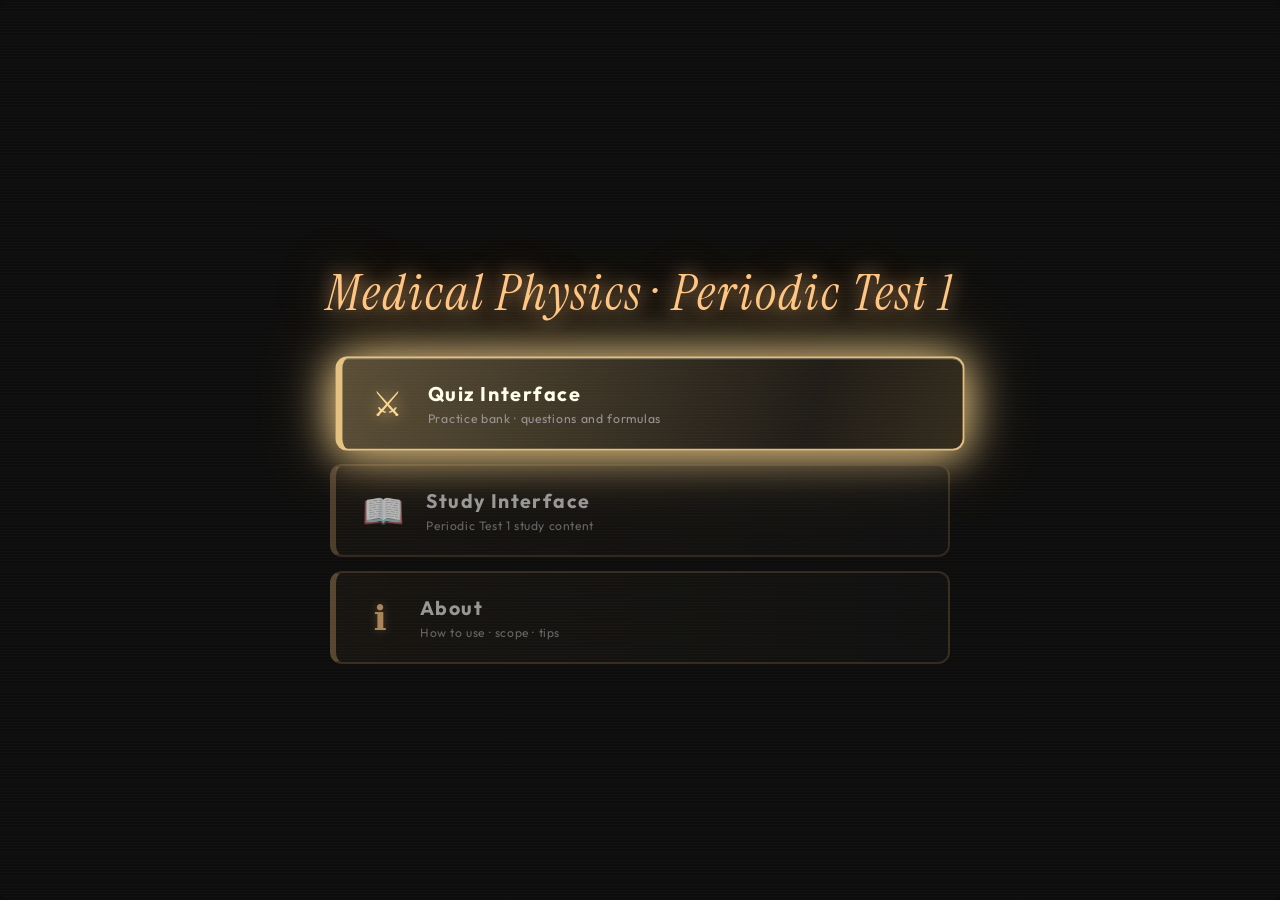
<file: index.html>
<!DOCTYPE html>
<html lang="en">
<head>
<meta charset="UTF-8">
<meta name="viewport" content="width=device-width, initial-scale=1.0">
<title>Medical Physics · Periodic Test 1</title>
<link rel="stylesheet" href="css/theme-vars.css">
<link rel="stylesheet" href="css/colorizer.css">
<link rel="stylesheet" href="css/app.css">
</head>
<body>
<div id="ps2-home" class="ps2-screen">
  <h1 class="ps2-title">Medical Physics · Periodic Test 1</h1>
  <div class="ps2-menu" role="menu">
    <button type="button" class="ps2-menu-item hero" id="menuQuiz" role="menuitem">
      <span class="ps2-icon">⚔</span>
      <span class="ps2-label">Quiz Interface
        <span class="ps2-sub">Practice bank · questions and formulas</span>
      </span>
    </button>
    <button type="button" class="ps2-menu-item quiet" id="menuStudy" role="menuitem">
      <span class="ps2-icon">📖</span>
      <span class="ps2-label">Study Interface
        <span class="ps2-sub">Periodic Test 1 study content</span>
      </span>
    </button>
    <button type="button" class="ps2-menu-item neutral" id="menuAbout" role="menuitem">
      <span class="ps2-icon">ℹ</span>
      <span class="ps2-label">About
        <span class="ps2-sub">How to use · scope · tips</span>
      </span>
    </button>
  </div>
</div>

<div id="ps2-about" class="ps2-screen" style="display:none; justify-content:flex-start; padding-top:48px;">
  <button type="button" class="ps2-back-btn" id="aboutBack">← Back</button>
  <h2 class="ps2-title" style="font-size:clamp(1.4rem,3vw,2rem); margin:0 0 22px; animation:none;">About · How to use</h2>
  <div class="about-panel">
    <section>
      <h3>Scope</h3>
      <p>Chapters 1–3 through Bernoulli only.</p>
    </section>
    <section>
      <h3>Quiz Interface</h3>
      <ul>
        <li><strong>Chapter 1</strong> — Matter &amp; Mechanical Properties; Stress, Strain &amp; Young’s Modulus</li>
        <li><strong>Chapter 2</strong> — Fluids at rest</li>
        <li><strong>Chapter 3</strong> — Mass flow, continuity, and Bernoulli</li>
      </ul>
    </section>
    <section>
      <h3>Tips</h3>
      <ul>
        <li>Keyboard on the main menu: ↑↓ move · Enter open</li>
        <li>In a quiz run: left and right arrow keys move between questions · Enter next · F fullscreen</li>
        <li>Double-click a finished form card to reset that set’s progress</li>
      </ul>
    </section>
  </div>
</div>

<script src="js/particles.js?v=20261003h"></script>
<script src="js/colorizer-theme.js?v=20261003j"></script>
<script>
(function(){
  var home = document.getElementById('ps2-home');
  var about = document.getElementById('ps2-about');
  var items = Array.prototype.slice.call(document.querySelectorAll('#ps2-home .ps2-menu-item'));
  var focusIdx = 0;

  function showHome(){
    home.style.display = 'flex';
    about.style.display = 'none';
    var aboutBtn = document.getElementById('menuAbout');
    /* Click focuses About and mouseenter leaves .focused. The menu is hidden
       while About is open, so that glow is still on the button when we return. */
    if(aboutBtn){
      if(document.activeElement === aboutBtn) aboutBtn.blur();
      aboutBtn.classList.remove('focused');
      aboutBtn.classList.add('glow-cleared');
      if(items[focusIdx] === aboutBtn) focusIdx = 0;
      if(aboutBtn._glowRelease){
        window.removeEventListener('pointermove', aboutBtn._glowRelease);
        window.removeEventListener('keydown', aboutBtn._glowRelease);
      }
      aboutBtn._glowRelease = function(e){
        if(e && e.type === 'pointermove' && (e.target === aboutBtn || aboutBtn.contains(e.target))) return;
        aboutBtn.classList.remove('glow-cleared');
        window.removeEventListener('pointermove', aboutBtn._glowRelease);
        window.removeEventListener('keydown', aboutBtn._glowRelease);
        aboutBtn._glowRelease = null;
      };
      window.addEventListener('pointermove', aboutBtn._glowRelease);
      window.addEventListener('keydown', aboutBtn._glowRelease);
    }
    updateFocus();
  }
  function showAbout(){
    home.style.display = 'none';
    about.style.display = 'flex';
  }
  function updateFocus(){
    items.forEach(function(el, i){
      el.classList.toggle('focused', i === focusIdx);
    });
  }

  document.getElementById('menuQuiz').addEventListener('click', function(){
    window.location.href = 'quiz/index.html';
  });
  document.getElementById('menuStudy').addEventListener('click', function(){
    window.location.href = 'study.html';
  });
  document.getElementById('menuAbout').addEventListener('click', showAbout);
  document.getElementById('aboutBack').addEventListener('click', showHome);

  /* window (not document): cursor-idle hideCursor runs on document first and clears .focused; ATC Math restores via window */
  window.addEventListener('keydown', function(e){
    if(about.style.display !== 'none' && about.style.display !== ''){
      if(e.key === 'Escape' || e.key === 'Backspace'){ e.preventDefault(); showHome(); }
      return;
    }
    if(e.key === 'ArrowDown' || e.key === 'ArrowRight'){
      e.preventDefault(); focusIdx = (focusIdx + 1) % items.length; updateFocus();
    } else if(e.key === 'ArrowUp' || e.key === 'ArrowLeft'){
      e.preventDefault(); focusIdx = (focusIdx - 1 + items.length) % items.length; updateFocus();
    } else if(e.key === 'Enter'){
      e.preventDefault(); if(items[focusIdx]) items[focusIdx].click();
    }
  });

  items.forEach(function(el, i){
    el.addEventListener('mouseenter', function(){ focusIdx = i; updateFocus(); });
  });
  window.__ps2SetFocusIdx = function(i){ focusIdx = i; updateFocus(); };
  updateFocus();
  document.body.style.opacity = '1';
})();
</script>

<script src="js/cursor-idle.js?v=20261003i"></script>
</body>
</html>
</file>
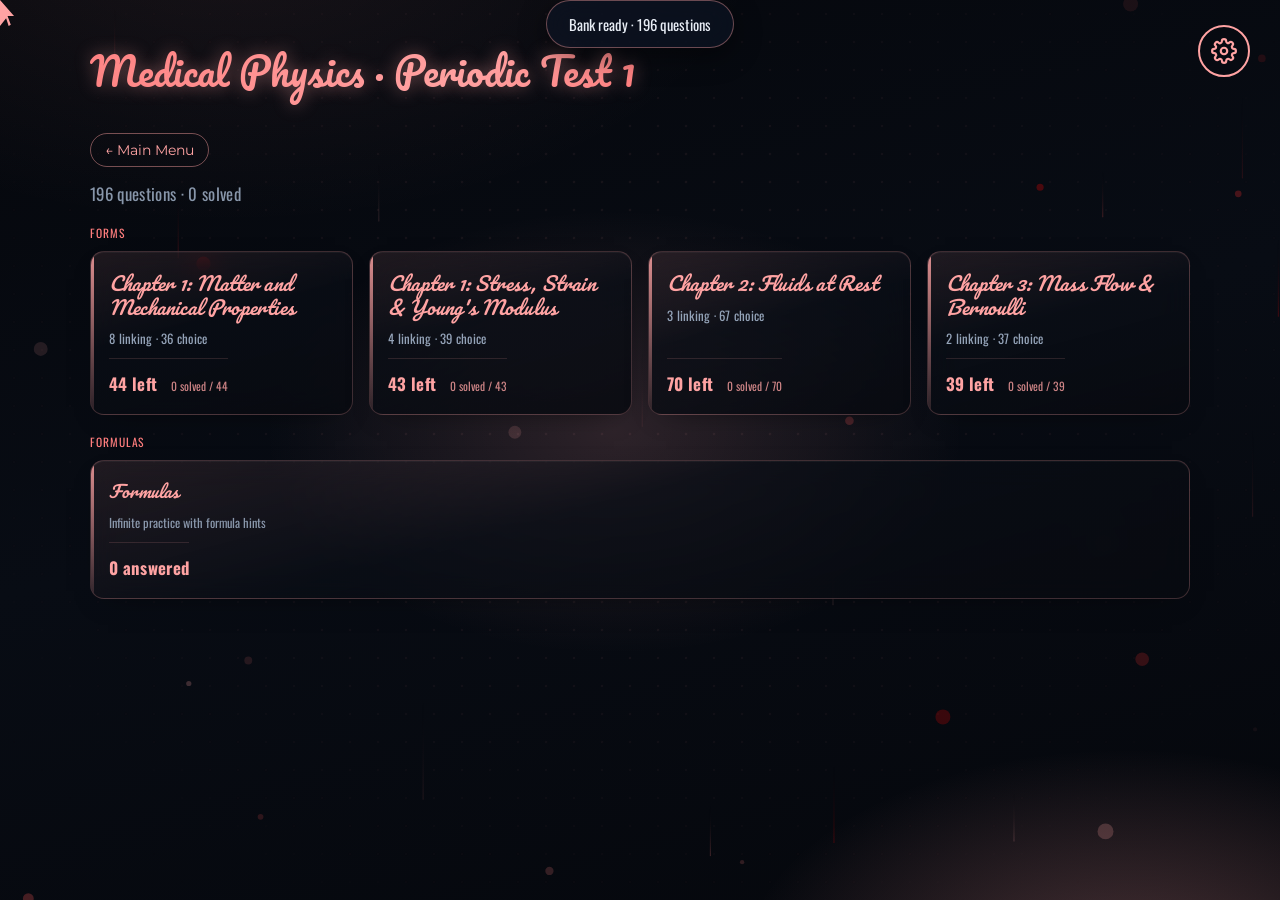
<file: quiz/index.html>
<!DOCTYPE html>
<html lang="en" data-quality="full" data-custom-cursor="on" data-cursor="system" data-skin="aurora">
<head>
<meta charset="UTF-8">
<meta name="viewport" content="width=device-width, initial-scale=1.0">
<title>Medical Physics PT1 · Quiz</title>
<link rel="stylesheet" href="../css/theme-vars.css">
<link rel="stylesheet" href="../css/colorizer.css">
<style id="accent-bridge">
:root {
  --accent: var(--accent-0);
  --cyan: var(--accent-0);
  --cyan-bright: var(--accent-1);
  --teal: var(--accent-2);
  --gold: var(--accent-1);
  --border: rgba(var(--accent-0-rgb), 0.4);
  --mood-glow: rgba(var(--accent-0-rgb), 0.28);
  --bg-glow: rgba(var(--accent-0-rgb), 0.08);
  --label-y: var(--accent-1);
}
.btn-gold, .fs-btn:hover {
  border-color: var(--accent-0) !important;
}
.hub-wrap h1, #hubTitle, #quizTitle {
  color: var(--accent-0);
  text-shadow: 0 0 18px rgba(var(--accent-0-rgb), 0.45);
}
#returnHubBtn, #hubBtn {
  border-color: rgba(var(--accent-0-rgb), 0.45);
  color: var(--accent-0);
}
.cta-glow {
  position: relative; overflow: hidden;
  background: linear-gradient(135deg, var(--accent-0), var(--accent-1)) !important;
  color: #000 !important; font-weight: 700;
  box-shadow: 0 0 28px rgba(var(--accent-0-rgb), 0.5), inset 0 1px 0 rgba(255,255,255,0.25);
  animation: quiz-cta-flow 3s ease-in-out infinite;
  background-size: 200% 100% !important;
}
@keyframes quiz-cta-flow {
  0%,100%{background-position:0% 50%;box-shadow:0 0 22px rgba(var(--accent-0-rgb),.4)}
  50%{background-position:100% 50%;box-shadow:0 0 40px rgba(var(--accent-0-rgb),.7)}
}
</style>
<script>
(function(){
  try{
    var q=localStorage.getItem('pt1_quality_mode');
    var c=localStorage.getItem('pt1_custom_cursor');
    var skin=localStorage.getItem('pt1_cursor_skin')||'system';
    if(skin==='off') skin='system';
    var basic=(q==='basic'||q==='1'||q==='true');
    var curOn=!(c==='0'||c==='false'||c==='off');
    document.documentElement.setAttribute('data-quality', basic?'basic':'full');
    document.documentElement.setAttribute('data-custom-cursor', curOn?'on':'off');
    var known=['ring-screen','ring-tight','ring-gold','pill','beam-v','beam-h','diamond','comma','system'];
    if(known.indexOf(skin)===-1) skin='system';
    document.documentElement.setAttribute('data-cursor', skin);
    var stacks={
      'Instrument Serif':"'Instrument Serif',Georgia,serif",
      'Space Mono':"'Space Mono',ui-monospace,monospace",
      'Nunito':"'Nunito',system-ui,sans-serif",
      'Outfit':"'Outfit',system-ui,sans-serif",
      'Montserrat':"'Montserrat',system-ui,sans-serif",
      'Roboto':"'Roboto',system-ui,sans-serif",
      'Oswald':"'Oswald',system-ui,sans-serif",
      'Playfair Display':"'Playfair Display',Georgia,serif",
      'Bebas Neue':"'Bebas Neue',Impact,sans-serif",
      'Permanent Marker':"'Permanent Marker',cursive",
      'Pacifico':"'Pacifico',cursive",
      'Indie Flower':"'Indie Flower',cursive",
      'Comic Neue':"'Comic Neue',Comic Sans MS,cursive",
      'Press Start 2P':"'Press Start 2P',monospace",
      'Georgia':"Georgia,'Times New Roman',serif",
      'Times New Roman':"'Times New Roman',Times,serif",
      'Arial':"Arial,Helvetica,sans-serif",
      'Verdana':"Verdana,Geneva,sans-serif",
      'Trebuchet MS':"'Trebuchet MS',Helvetica,sans-serif",
      'Impact':"Impact,Haettenschweiler,sans-serif"
    };
    var roles=[
      ['ui','Comic Neue',['--font-ui','--body']],
      ['head','Pacifico',['--font-head','--head']],
      ['question','Space Mono',['--font-question']],
      ['choice','Space Mono',['--font-choice']],
      ['nav','Montserrat',['--font-nav']],
      ['mono','Oswald',['--font-mono','--mono']]
    ];
    for(var ri=0;ri<roles.length;ri++){
      var r=roles[ri], name=localStorage.getItem('pt1_font_'+r[0])||r[1];
      var stack=stacks[name]||stacks[r[1]];
      for(var vi=0;vi<r[2].length;vi++) document.documentElement.style.setProperty(r[2][vi],stack);
    }
  }catch(e){
    document.documentElement.setAttribute('data-quality','full');
    document.documentElement.setAttribute('data-custom-cursor','on');
    document.documentElement.setAttribute('data-cursor','system');
  }
})();
</script>
<style>
@import url('https://fonts.googleapis.com/css2?family=Instrument+Serif:ital@0;1&family=Outfit:wght@400;500;600;700&family=Space+Mono:wght@400;700&family=Permanent+Marker&family=Pacifico&family=Comic+Neue:wght@400;700&family=Montserrat:wght@400;500;600;700&family=Oswald:wght@400;500;600;700&display=swap');
:root {
  --bg:#05070c;
  --bg2:#080c14;
  --bg-glow:rgba(var(--accent-0-rgb), .08);
  --grid-tint:transparent;
  --surface:rgba(14,22,40,0.72);
  --border:rgba(var(--accent-0-rgb), 0.4);
  --cyan:var(--accent-0);
  --cyan-bright:var(--accent-1);
  --teal:var(--accent-2);
  --gold:var(--accent-1);
  --amber:#f59e0b;
  --lavender:var(--accent-1);
  --violet:var(--accent-3);
  --text:#e8edf5;
  --text-dim:#94a3b8;
  --success:#34d399;
  --error:#fb7185;
  --accent:var(--accent-0);
  --mood-glow:rgba(var(--accent-0-rgb), .28);
  --anim-speed:1;
  --pulse-ms:1600ms;
  --transition-ms:280ms;
  --particle-speed:1;
  --mono:'Oswald',system-ui,sans-serif;
  --head:'Pacifico',cursive;
  --body:'Comic Neue','Comic Sans MS',cursive;
  --font-ui:var(--body);
  --font-head:var(--head);
  --font-question:var(--mono);
  --font-choice:'Space Mono',ui-monospace,monospace;
  --font-nav:'Montserrat',system-ui,sans-serif;
  --font-mono:var(--mono);
}
/* Mood themes — accents + full page background atmosphere (no pink) */
html.mood-happy {
  --bg:#0c0904; --bg2:#140e06; --grid-tint:transparent;
  --anim-speed:.72; --pulse-ms:2200ms; --transition-ms:380ms; --particle-speed:.65;
}
html.mood-calm {
  --bg:#040c0b; --bg2:#071412; --grid-tint:transparent;
  --anim-speed:.75; --pulse-ms:2400ms; --transition-ms:400ms; --particle-speed:.6;
}
html.mood-neutral {
  --bg:#06080e; --bg2:#0a0e16; --grid-tint:transparent;
  --anim-speed:1; --pulse-ms:1600ms; --transition-ms:280ms; --particle-speed:1;
}
html.mood-sleepy {
  --bg:#020208; --bg2:#05040c; --grid-tint:transparent;
  --anim-speed:1.05; --pulse-ms:1800ms; --transition-ms:300ms; --particle-speed:.9;
}
html.mood-fierce {
  --bg:#070301; --bg2:#0e0603; --grid-tint:transparent;
  --anim-speed:1.55; --pulse-ms:900ms; --transition-ms:160ms; --particle-speed:1.7;
}
html.mood-mad {
  --bg:#050101; --bg2:#0a0303; --grid-tint:transparent;
  --anim-speed:1.75; --pulse-ms:750ms; --transition-ms:140ms; --particle-speed:1.9;
}
html.mood-sad {
  --bg:#020406; --bg2:#05080c; --grid-tint:transparent;
  --anim-speed:.55; --pulse-ms:2800ms; --transition-ms:450ms; --particle-speed:.45;
}
html.mood-crying {
  --bg:#01020a; --bg2:#040612; --grid-tint:transparent;
  --anim-speed:.48; --pulse-ms:3200ms; --transition-ms:500ms; --particle-speed:.38;
}
html.mood-starstruck {
  --bg:#0c040a; --bg2:#140610; --grid-tint:transparent;
  --anim-speed:.65; --pulse-ms:1800ms; --transition-ms:320ms; --particle-speed:.8;
}
html.mood-cool {
  --bg:#020609; --bg2:#040c14; --grid-tint:transparent;
  --anim-speed:.9; --pulse-ms:1700ms; --transition-ms:260ms; --particle-speed:.95;
}
html.mood-smile {
  --bg:#0c0804; --bg2:#140f06; --grid-tint:transparent;
  --anim-speed:.8; --pulse-ms:1900ms; --transition-ms:340ms; --particle-speed:.75;
}
html.mood-thinking {
  --bg:#04040c; --bg2:#080818; --grid-tint:transparent;
  --anim-speed:.85; --pulse-ms:2100ms; --transition-ms:360ms; --particle-speed:.7;
}
html.mood-zen {
  --bg:#06040c; --bg2:#0c0818; --grid-tint:transparent;
  --anim-speed:.7; --pulse-ms:2600ms; --transition-ms:420ms; --particle-speed:.55;
}
html.mood-firedup {
  --bg:#0c0202; --bg2:#180404; --grid-tint:transparent;
  --anim-speed:1.65; --pulse-ms:800ms; --transition-ms:150ms; --particle-speed:1.8;
}
html.mood-strong {
  --bg:#020c06; --bg2:#04180c; --grid-tint:transparent;
  --anim-speed:1.1; --pulse-ms:1400ms; --transition-ms:220ms; --particle-speed:1.2;
}
html.mood-sleep {
  --bg:#010205; --bg2:#02040a; --grid-tint:transparent;
  --anim-speed:.4; --pulse-ms:3600ms; --transition-ms:550ms; --particle-speed:.3;
}
*{box-sizing:border-box;margin:0;padding:0}
body,button,.opt,.nav-btn,.fs-btn,.card,.mood-live,.mood-pick,.mood-tray,.timer-dock-main,.mood-reset-item,.mood-cursor-btn,.mood-tray-tools,.timer-dock,.chat-dock,.chat-toggle,.chat-minimize,.chat-send,.chat-channel-btn,.chat-channel-opt,.chat-channel-label,.chat-vis-btn,.chat-tool-btn,.chat-ac-item,.chat-icon-btn,.chat-friends-btn,.chat-friends-main,.chat-friends-x,.chat-friends-add,.chat-ac-add,.party-mini-chip,.party-timer-chip,.party-sync-timers-btn,.lobby-panel,.lobby-row,.lobby-seat-occ,.lobby-bench-chip,.kb-mode-btn,.pane-opt-btn,.mastery-dnsa-btn{cursor:none!important}
#cursor{
  position:fixed;width:var(--cur-w,28px);height:var(--cur-h,28px);
  border:var(--cur-border,2px solid var(--accent-0));border-radius:var(--cur-radius,50%);
  background:var(--cur-bg,transparent);pointer-events:none;z-index:100001;
  transform:translate(-50%,-50%) var(--cur-rot,);
  transition:width .12s,height .12s,border-color var(--transition-ms),background var(--transition-ms),border-radius .2s,box-shadow .2s,opacity .2s ease;
  mix-blend-mode:var(--cur-blend,screen);box-shadow:var(--cur-shadow,0 0 18px rgba(var(--accent-0-rgb),.35));
}
#cursor.hidden,#cursor.core.hidden{opacity:0!important;visibility:hidden!important}
/* Idle hide is a desktop hover-ghost kill. Never apply it on touch or taps die. */
html:not([data-pointer-input="touch"]) body.cursor-idle .opt,
html:not([data-pointer-input="touch"]) body.cursor-idle .card,
html:not([data-pointer-input="touch"]) body.cursor-idle .nav-btn,
html:not([data-pointer-input="touch"]) body.cursor-idle .fs-btn,
html:not([data-pointer-input="touch"]) body.cursor-idle .settings-btn,
html:not([data-pointer-input="touch"]) body.cursor-idle .settings-nav-btn,
html:not([data-pointer-input="touch"]) body.cursor-idle .portal-card,
html:not([data-pointer-input="touch"]) body.cursor-idle .q-nav-btn,
html:not([data-pointer-input="touch"]) body.cursor-idle .match-item{
  pointer-events:none;
}
body.cursor-idle .opt:hover,body.cursor-idle .card:hover,body.cursor-idle .nav-btn:hover,
body.cursor-idle .fs-btn:hover,body.cursor-idle .portal-card:hover{
  transform:none!important;box-shadow:none!important;filter:none!important;
}
#cursor.core{
  width:var(--cur-core-w,7px);height:var(--cur-core-h,7px);background:var(--cur-core-bg,var(--accent-1));
  border:none;border-radius:var(--cur-core-radius,50%);z-index:100002;
  box-shadow:var(--cur-core-shadow,0 0 12px rgba(var(--accent-0-rgb),.55));
  transform:translate(-50%,-50%) var(--cur-core-rot,);
  mix-blend-mode:normal;
}
#cursor.active{
  width:var(--cur-active-w,50px);height:var(--cur-active-h,50px);
  border-color:var(--cur-active-border,var(--accent-1));
  background:var(--cur-active-bg,rgba(var(--accent-0-rgb),.22));
  border-radius:var(--cur-active-radius,var(--cur-radius,50%));
}
/* cursor skins — track colorizer accent (not mood --cyan/--gold) */
html[data-cursor="ring-screen"]{--cur-w:28px;--cur-h:28px;--cur-border:2px solid var(--accent-0);--cur-radius:50%;--cur-blend:screen;--cur-shadow:0 0 18px rgba(var(--accent-0-rgb),.35);--cur-core-w:7px;--cur-core-h:7px;--cur-core-bg:var(--accent-1);--cur-core-radius:50%;--cur-active-w:50px;--cur-active-h:50px}
html[data-cursor="ring-tight"]{--cur-w:16px;--cur-h:16px;--cur-border:2px solid var(--accent-0);--cur-radius:50%;--cur-blend:normal;--cur-shadow:0 0 14px rgba(var(--accent-0-rgb),.4);--cur-core-w:7px;--cur-core-h:7px;--cur-core-bg:var(--accent-1);--cur-active-w:34px;--cur-active-h:34px}
html[data-cursor="ring-gold"]{--cur-w:18px;--cur-h:18px;--cur-border:2px solid var(--accent-1);--cur-radius:50%;--cur-blend:normal;--cur-shadow:0 0 16px rgba(var(--accent-1-rgb),.55);--cur-core-w:7px;--cur-core-h:7px;--cur-core-bg:var(--accent-0);--cur-core-shadow:0 0 12px rgba(var(--accent-0-rgb),.55);--cur-active-w:36px;--cur-active-h:36px;--cur-active-border:var(--accent-0);--cur-active-bg:rgba(var(--accent-0-rgb),.18)}
html[data-cursor="pill"]{--cur-w:26px;--cur-h:10px;--cur-border:1.5px solid var(--accent-0);--cur-radius:8px;--cur-blend:normal;--cur-shadow:0 0 12px rgba(var(--accent-0-rgb),.35);--cur-core-w:7px;--cur-core-h:7px;--cur-core-bg:var(--accent-1);--cur-core-radius:50%;--cur-active-w:40px;--cur-active-h:16px;--cur-active-radius:10px}
html[data-cursor="beam-v"]{--cur-w:3px;--cur-h:22px;--cur-border:none;--cur-radius:1px;--cur-bg:var(--accent-0);--cur-blend:normal;--cur-shadow:0 0 10px rgba(var(--accent-0-rgb),.4);--cur-core-w:8px;--cur-core-h:8px;--cur-core-bg:var(--accent-1);--cur-core-radius:1px;--cur-active-w:6px;--cur-active-h:36px;--cur-active-bg:var(--accent-1);--cur-active-border:transparent}
html[data-cursor="beam-h"]{--cur-w:26px;--cur-h:3px;--cur-border:none;--cur-radius:1px;--cur-bg:var(--accent-1);--cur-blend:normal;--cur-shadow:0 0 12px rgba(var(--accent-0-rgb),.4);--cur-core-w:6px;--cur-core-h:6px;--cur-core-bg:var(--accent-0);--cur-core-radius:1px;--cur-active-w:40px;--cur-active-h:5px;--cur-active-bg:var(--accent-0)}
html[data-cursor="diamond"]{--cur-w:22px;--cur-h:22px;--cur-border:2px solid var(--accent-0);--cur-radius:2px;--cur-rot:rotate(45deg);--cur-blend:normal;--cur-shadow:0 0 14px rgba(var(--accent-0-rgb),.4);--cur-core-w:6px;--cur-core-h:6px;--cur-core-bg:var(--accent-1);--cur-core-radius:1px;--cur-core-rot:rotate(45deg);--cur-active-w:34px;--cur-active-h:34px;--cur-active-radius:2px}
html[data-cursor="comma"]{--cur-w:18px;--cur-h:18px;--cur-border:2px solid var(--accent-0);--cur-radius:50% 50% 50% 2px;--cur-rot:rotate(-20deg);--cur-blend:normal;--cur-shadow:0 0 12px rgba(var(--accent-0-rgb),.35);--cur-core-w:5px;--cur-core-h:5px;--cur-core-bg:var(--accent-1);--cur-core-radius:50%;--cur-active-w:32px;--cur-active-h:32px;--cur-active-radius:50% 50% 50% 4px}
html[data-cursor="system"]{--cur-w:18px;--cur-h:26px;--cur-border:none;--cur-radius:0;--cur-bg:var(--accent-0);--cur-blend:normal;--cur-shadow:none;--cur-core-w:0px;--cur-core-h:0px;--cur-core-bg:transparent;--cur-active-w:20px;--cur-active-h:28px;--cur-active-bg:var(--accent-1);--cur-active-border:transparent}
html[data-cursor="system"] #cursor,
html[data-cursor="system"] #cursor.active{
  border:none!important;border-radius:0!important;
  background:var(--accent-0)!important;
  clip-path:polygon(0% 0%,0% 100%,34% 70%,48% 100%,60% 95%,42% 62%,78% 62%);
  transform:translate(0,0)!important;
  mix-blend-mode:normal!important;
  /* fill + outline both accent (clip-path ignores box-shadow; use drop-shadow) */
  filter:drop-shadow(0 0 0.6px var(--accent-0)) drop-shadow(0 0 0.6px var(--accent-0)) drop-shadow(1px 2px 3px rgba(0,0,0,.45))!important;
  box-shadow:none!important;
}
html[data-cursor="system"] #cursor.active{
  background:var(--accent-1)!important;
  filter:drop-shadow(0 0 0.6px var(--accent-1)) drop-shadow(0 0 0.6px var(--accent-1)) drop-shadow(1px 2px 3px rgba(0,0,0,.45))!important;
}
html[data-cursor="system"] #cursor.core,
html[data-cursor="system"] #cursor.core.active{display:none!important;opacity:0!important;width:0!important;height:0!important}
html.link-drawing #cursor,
html.link-drawing #cursor.active{
  width:12px!important;height:38px!important;border:none!important;border-radius:0!important;
  background:linear-gradient(180deg,var(--accent-1) 0 9%,var(--accent-0) 9% 20%,var(--accent-2) 20% 66%,var(--accent-3) 66% 72%,var(--accent-1) 72% 86%,var(--text) 86% 100%)!important;
  clip-path:polygon(30% 0,70% 0,70% 10%,78% 10%,78% 19%,70% 19%,70% 66%,50% 100%,30% 66%,30% 19%,22% 19%,22% 10%,30% 10%);
  transform:translate(-50%,calc(-100% + 5px)) rotate(28deg) scaleX(-1)!important;
  mix-blend-mode:normal!important;box-shadow:0 0 12px var(--mood-glow);transition:none!important;
}
html.link-drawing #cursor.core,
html.link-drawing #cursor.core.active{
  width:5px!important;height:5px!important;border:none!important;border-radius:50% 50% 8% 50%!important;
  background:var(--text)!important;clip-path:none;box-shadow:0 0 8px var(--gold)!important;
  transform:translate(-50%,-50%) rotate(28deg) scaleX(-1)!important;mix-blend-mode:normal!important;transition:none!important;
}

/* Contextual custom cursors: slider / eyedropper / I-beam (accent-colored) */
html.cursor-slider #cursor,
html.cursor-slider #cursor.active{
  width:28px!important;height:10px!important;border:none!important;border-radius:0!important;
  background:transparent!important;clip-path:none!important;
  box-shadow:none!important;filter:none!important;mix-blend-mode:normal!important;
  transform:translate(-50%,-50%)!important;
}
html.cursor-slider #cursor::before,
html.cursor-slider #cursor.active::before{
  content:'';position:absolute;left:50%;top:50%;width:18px;height:2.5px;
  background:var(--accent-0);border-radius:1px;transform:translate(-50%,-50%);
  box-shadow:0 0 8px rgba(var(--accent-0-rgb),.55);
}
html.cursor-slider #cursor::after,
html.cursor-slider #cursor.active::after{
  content:'';position:absolute;left:50%;top:50%;width:0;height:0;transform:translate(-50%,-50%);
  border-top:5px solid transparent;border-bottom:5px solid transparent;
  border-left:7px solid var(--accent-0);border-right:7px solid var(--accent-0);
  box-sizing:border-box;width:28px;height:10px;
  background:
    linear-gradient(135deg, transparent 42%, var(--accent-0) 42%, var(--accent-0) 58%, transparent 58%) left center/8px 10px no-repeat,
    linear-gradient(225deg, transparent 42%, var(--accent-0) 42%, var(--accent-0) 58%, transparent 58%) right center/8px 10px no-repeat,
    linear-gradient(var(--accent-0), var(--accent-0)) center/16px 2.5px no-repeat;
  border:none;
  filter:drop-shadow(0 0 4px rgba(var(--accent-0-rgb),.5));
}
html.cursor-slider #cursor.core,
html.cursor-slider #cursor.core.active{display:none!important;opacity:0!important;width:0!important;height:0!important}

html.cursor-eyedrop #cursor,
html.cursor-eyedrop #cursor.active{
  width:14px!important;height:28px!important;border:none!important;border-radius:0!important;
  background:linear-gradient(180deg,var(--accent-1) 0 22%,var(--accent-0) 22% 48%,transparent 48%)!important;
  clip-path:polygon(35% 0,65% 0,65% 18%,78% 28%,78% 42%,55% 55%,55% 100%,45% 100%,45% 55%,22% 42%,22% 28%,35% 18%);
  box-shadow:none!important;mix-blend-mode:normal!important;
  transform:translate(-30%,-85%) rotate(-28deg)!important;
  filter:drop-shadow(0 0 4px rgba(var(--accent-0-rgb),.45))!important;
}
html.cursor-eyedrop #cursor.core,
html.cursor-eyedrop #cursor.core.active{
  width:5px!important;height:5px!important;border:none!important;border-radius:50%!important;
  background:var(--accent-1)!important;clip-path:none;display:block!important;opacity:1!important;
  transform:translate(-50%,-50%)!important;box-shadow:0 0 8px rgba(var(--accent-0-rgb),.55)!important;
}

html.cursor-ibeam #cursor,
html.cursor-ibeam #cursor.active{
  width:3px!important;height:22px!important;border:none!important;border-radius:1px!important;
  background:var(--accent-0)!important;clip-path:none!important;
  box-shadow:0 0 8px rgba(var(--accent-0-rgb),.45)!important;mix-blend-mode:normal!important;
  transform:translate(-50%,-50%)!important;filter:none!important;
}
html.cursor-ibeam #cursor::before,
html.cursor-ibeam #cursor.active::before,
html.cursor-ibeam #cursor::after,
html.cursor-ibeam #cursor.active::after{
  content:'';position:absolute;left:50%;width:9px;height:2.5px;background:var(--accent-0);
  transform:translateX(-50%);border-radius:1px;box-shadow:0 0 6px rgba(var(--accent-0-rgb),.4);
}
html.cursor-ibeam #cursor::before,html.cursor-ibeam #cursor.active::before{top:0}
html.cursor-ibeam #cursor::after,html.cursor-ibeam #cursor.active::after{bottom:0}
html.cursor-ibeam #cursor.core,
html.cursor-ibeam #cursor.core.active{display:none!important;opacity:0!important;width:0!important;height:0!important}

/* Native fallback when custom cursor off; hide OS cursor on these while custom is on */
html[data-custom-cursor="on"]:not([data-pointer-input="touch"]) #accent-strength-slider,
html[data-custom-cursor="on"]:not([data-pointer-input="touch"]) .settings-modal input[type="range"],
html[data-custom-cursor="on"]:not([data-pointer-input="touch"]) #accent-color-picker,
html[data-custom-cursor="on"]:not([data-pointer-input="touch"]) #accent-hex-input{cursor:none!important}
html[data-custom-cursor="off"] #accent-strength-slider,html[data-pointer-input="touch"] #accent-strength-slider,
html[data-custom-cursor="off"] .settings-modal input[type="range"],html[data-pointer-input="touch"] .settings-modal input[type="range"]{cursor:ew-resize}
html[data-custom-cursor="off"] #accent-color-picker,html[data-pointer-input="touch"] #accent-color-picker{cursor:pointer}
html[data-custom-cursor="off"] #accent-hex-input,html[data-pointer-input="touch"] #accent-hex-input{cursor:text}


/* Display quality + system cursor overrides */
html[data-quality="basic"]{
  --bg:#0b0f14; --bg2:#0b0f14; --bg-glow:transparent; --grid-tint:transparent;
  --surface:#121820; --border:rgba(148,163,184,.35);
  --cyan:#94a3b8; --cyan-bright:#cbd5e1; --teal:#94a3b8;
  --gold:#cbd5e1; --amber:#94a3b8; --lavender:#94a3b8; --violet:#94a3b8;
  --accent:#94a3b8; --accent-2:#cbd5e1; --mood-glow:transparent;
  --anim-speed:0; --pulse-ms:0ms; --transition-ms:0ms; --particle-speed:0;
}
html[data-quality="basic"] body{
  background:#0b0f14!important;
}
html[data-quality="basic"] *,
html[data-quality="basic"] *::before,
html[data-quality="basic"] *::after{
  animation:none!important;
  transition:none!important;
  backdrop-filter:none!important;
  box-shadow:none!important;
  text-shadow:none!important;
}
html[data-quality="basic"] #fxCanvas,
html[data-quality="basic"] .friend-cursor-aura{display:none!important}
html[data-quality="basic"] .portal-card,
html[data-quality="basic"] .modal-card,
html[data-quality="basic"] .chat-dock,
html[data-quality="basic"] .timer-dock{
  background:#121820!important;
  border-color:rgba(148,163,184,.35)!important;
}
html[data-custom-cursor="off"] body,html[data-pointer-input="touch"] body,
html[data-custom-cursor="off"] button,html[data-pointer-input="touch"] button,
html[data-custom-cursor="off"] .opt,html[data-pointer-input="touch"] .opt,
html[data-custom-cursor="off"] .nav-btn,html[data-pointer-input="touch"] .nav-btn,
html[data-custom-cursor="off"] .fs-btn,html[data-pointer-input="touch"] .fs-btn,
html[data-custom-cursor="off"] .card,html[data-pointer-input="touch"] .card,
html[data-custom-cursor="off"] .mood-live,html[data-pointer-input="touch"] .mood-live,
html[data-custom-cursor="off"] .mood-pick,html[data-pointer-input="touch"] .mood-pick,
html[data-custom-cursor="off"] .mood-tray,html[data-pointer-input="touch"] .mood-tray,
html[data-custom-cursor="off"] .timer-dock-main,html[data-pointer-input="touch"] .timer-dock-main,
html[data-custom-cursor="off"] .mood-reset-item,html[data-pointer-input="touch"] .mood-reset-item,
html[data-custom-cursor="off"] .mood-cursor-btn,html[data-pointer-input="touch"] .mood-cursor-btn,
html[data-custom-cursor="off"] .mood-tray-tools,html[data-pointer-input="touch"] .mood-tray-tools,
html[data-custom-cursor="off"] .timer-dock,html[data-pointer-input="touch"] .timer-dock,
html[data-custom-cursor="off"] .chat-dock,html[data-pointer-input="touch"] .chat-dock,
html[data-custom-cursor="off"] .chat-toggle,html[data-pointer-input="touch"] .chat-toggle,
html[data-custom-cursor="off"] .chat-minimize,html[data-pointer-input="touch"] .chat-minimize,
html[data-custom-cursor="off"] .chat-send,html[data-pointer-input="touch"] .chat-send,
html[data-custom-cursor="off"] .chat-channel-btn,html[data-pointer-input="touch"] .chat-channel-btn,
html[data-custom-cursor="off"] .chat-channel-opt,html[data-pointer-input="touch"] .chat-channel-opt,
html[data-custom-cursor="off"] .chat-channel-label,html[data-pointer-input="touch"] .chat-channel-label,
html[data-custom-cursor="off"] .chat-vis-btn,html[data-pointer-input="touch"] .chat-vis-btn,
html[data-custom-cursor="off"] .chat-tool-btn,html[data-pointer-input="touch"] .chat-tool-btn,
html[data-custom-cursor="off"] .chat-ac-item,html[data-pointer-input="touch"] .chat-ac-item,
html[data-custom-cursor="off"] .chat-icon-btn,html[data-pointer-input="touch"] .chat-icon-btn,
html[data-custom-cursor="off"] .chat-friends-btn,html[data-pointer-input="touch"] .chat-friends-btn,
html[data-custom-cursor="off"] .chat-friends-main,html[data-pointer-input="touch"] .chat-friends-main,
html[data-custom-cursor="off"] .chat-friends-x,html[data-pointer-input="touch"] .chat-friends-x,
html[data-custom-cursor="off"] .chat-friends-add,html[data-pointer-input="touch"] .chat-friends-add,
html[data-custom-cursor="off"] .chat-ac-add,html[data-pointer-input="touch"] .chat-ac-add,
html[data-custom-cursor="off"] .party-mini-chip,html[data-pointer-input="touch"] .party-mini-chip,
html[data-custom-cursor="off"] .party-timer-chip,html[data-pointer-input="touch"] .party-timer-chip,
html[data-custom-cursor="off"] .party-sync-timers-btn,html[data-pointer-input="touch"] .party-sync-timers-btn,
html[data-custom-cursor="off"] .lobby-panel,html[data-pointer-input="touch"] .lobby-panel,
html[data-custom-cursor="off"] .lobby-row,html[data-pointer-input="touch"] .lobby-row,
html[data-custom-cursor="off"] .lobby-seat-occ,html[data-pointer-input="touch"] .lobby-seat-occ,
html[data-custom-cursor="off"] .lobby-bench-chip,html[data-pointer-input="touch"] .lobby-bench-chip,
html[data-custom-cursor="off"] .kb-mode-btn,html[data-pointer-input="touch"] .kb-mode-btn,
html[data-custom-cursor="off"] .pane-opt-btn,html[data-pointer-input="touch"] .pane-opt-btn,
html[data-custom-cursor="off"] .mastery-dnsa-btn,html[data-pointer-input="touch"] .mastery-dnsa-btn,
html[data-custom-cursor="off"] .portal-card,html[data-pointer-input="touch"] .portal-card,
html[data-custom-cursor="off"] .online-tile.open,html[data-pointer-input="touch"] .online-tile.open,
html[data-custom-cursor="off"] .profile-switch,html[data-pointer-input="touch"] .profile-switch{
  cursor:auto!important;
}
html[data-custom-cursor="off"] #cursor,html[data-pointer-input="touch"] #cursor,
html[data-custom-cursor="off"] #cursor.core,html[data-pointer-input="touch"] #cursor.core{display:none!important}
html[data-custom-cursor="off"] #cursorRandomBtn,html[data-pointer-input="touch"] #cursorRandomBtn,
html[data-custom-cursor="off"] .mood-cursor-hint,html[data-pointer-input="touch"] .mood-cursor-hint{display:none!important}
body{
  background:
    radial-gradient(ellipse var(--skin-glow-a, 90% 60%) at var(--skin-pos-a, 50% -20%), var(--bg-glow), transparent 60%),
    radial-gradient(ellipse var(--skin-glow-b, 50% 40%) at var(--skin-pos-b, 85% 95%), var(--mood-glow), transparent 55%),
    radial-gradient(ellipse var(--skin-glow-c, 40% 35%) at var(--skin-pos-c, 50% 50%), var(--skin-mid, transparent), transparent 65%),
    linear-gradient(165deg,var(--bg) 0%,var(--bg2) 48%,var(--bg) 100%) !important;
  background-color:var(--bg) !important;
  color:var(--text);font-family:var(--font-ui,var(--body));min-height:100vh;overflow-x:hidden;position:relative;
  transition:background var(--transition-ms),background-color .5s,color .3s;
}
body::before{
  content:'';position:fixed;inset:0;z-index:0;pointer-events:none;opacity:var(--skin-pattern-opacity,.0);
  background-image:var(--skin-pattern,none);
  background-size:var(--skin-pattern-size,56px 56px);
  mask-image:radial-gradient(ellipse at 50% 42%, black 28%, transparent 88%);
  -webkit-mask-image:radial-gradient(ellipse at 50% 42%, black 28%, transparent 88%);
}
/* —— Pomodoro skins (mood palette + cycle design) —— */
html[data-skin="aurora"]{
  --skin-pos-a:18% -8%; --skin-glow-a:70% 55%;
  --skin-pos-b:88% 108%; --skin-glow-b:55% 45%;
  --skin-pos-c:48% 48%; --skin-glow-c:42% 38%;
  --skin-mid:color-mix(in srgb, var(--mood-glow) 55%, transparent);
  --skin-pattern-opacity:.55;
  --skin-pattern:
    radial-gradient(circle at 50% 50%, color-mix(in srgb, var(--cyan) 12%, transparent) 0 1.1px, transparent 1.7px);
  --skin-pattern-size:28px 28px;
}
html[data-skin="grid-haze"]{
  --skin-pos-a:12% -10%; --skin-glow-a:65% 50%;
  --skin-pos-b:92% 110%; --skin-glow-b:50% 42%;
  --skin-pos-c:50% 50%; --skin-glow-c:38% 34%;
  --skin-mid:color-mix(in srgb, var(--bg-glow) 70%, transparent);
  --skin-pattern-opacity:.42;
  --skin-pattern:
    linear-gradient(color-mix(in srgb, var(--cyan) 8%, transparent) 1px, transparent 1px),
    linear-gradient(90deg, color-mix(in srgb, var(--cyan) 8%, transparent) 1px, transparent 1px);
  --skin-pattern-size:64px 64px;
}
html[data-skin="amber-tide"]{
  --skin-pos-a:15% -5%; --skin-glow-a:72% 52%;
  --skin-pos-b:88% 105%; --skin-glow-b:52% 48%;
  --skin-pos-c:50% 50%; --skin-glow-c:45% 40%;
  --skin-mid:rgba(var(--accent-0-rgb),.12);
  --skin-pattern-opacity:.5;
  --skin-pattern:
    repeating-linear-gradient(0deg, color-mix(in srgb, var(--gold) 10%, transparent) 0 1px, transparent 1px 60px),
    repeating-linear-gradient(90deg, color-mix(in srgb, var(--gold) 10%, transparent) 0 1px, transparent 1px 60px);
  --skin-pattern-size:auto;
}
html[data-skin="summit-amber"]{
  /* atmosphere depth only — glow/pattern track colorizer accent */
  --bg:#0a0703; --bg2:#140a04;
  --skin-pos-a:22% -12%; --skin-glow-a:75% 58%;
  --skin-pos-b:78% 100%; --skin-glow-b:60% 50%;
  --skin-pos-c:45% 55%; --skin-glow-c:40% 36%;
  --skin-mid:rgba(var(--accent-0-rgb),.08);
  --skin-pattern-opacity:.35;
  --skin-pattern:
    repeating-linear-gradient(125deg, rgba(var(--accent-0-rgb),.04) 0 1px, transparent 1px 48px);
  --skin-pattern-size:auto;
}
html[data-skin="violet-mist"]{
  --skin-pos-a:20% -10%; --skin-glow-a:68% 54%;
  --skin-pos-b:85% 108%; --skin-glow-b:55% 46%;
  --skin-pos-c:50% 50%; --skin-glow-c:42% 38%;
  --skin-mid:color-mix(in srgb, var(--accent-2) 18%, transparent);
  --skin-pattern-opacity:.4;
  --skin-pattern:
    radial-gradient(circle at 50% 50%, color-mix(in srgb, var(--accent-1) 14%, transparent) 0 1.2px, transparent 1.8px);
  --skin-pattern-size:32px 32px;
}
html[data-skin="copper-ember"]{
  --skin-pos-a:12% -8%; --skin-glow-a:66% 50%;
  --skin-pos-b:92% 108%; --skin-glow-b:52% 46%;
  --skin-pos-c:50% 50%; --skin-glow-c:40% 35%;
  --skin-mid:rgba(var(--accent-0-rgb),.07);
  --skin-pattern-opacity:.45;
  --skin-pattern:
    linear-gradient(color-mix(in srgb, var(--gold) 9%, transparent) 1px, transparent 1px),
    linear-gradient(90deg, color-mix(in srgb, var(--teal) 7%, transparent) 1px, transparent 1px);
  --skin-pattern-size:64px 64px;
}
html[data-skin="deep-ink"]{
  --skin-pos-a:50% -30%; --skin-glow-a:80% 40%;
  --skin-pos-b:15% 100%; --skin-glow-b:40% 35%;
  --skin-pos-c:80% 60%; --skin-glow-c:30% 28%;
  --skin-mid:transparent;
  --skin-pattern-opacity:.22;
  --skin-pattern:
    repeating-linear-gradient(-18deg, color-mix(in srgb, var(--cyan) 6%, transparent) 0 1px, transparent 1px 42px);
  --skin-pattern-size:auto;
}
html[data-skin="teal-rift"]{
  --skin-pos-a:8% 0%; --skin-glow-a:60% 55%;
  --skin-pos-b:95% 95%; --skin-glow-b:55% 50%;
  --skin-pos-c:40% 70%; --skin-glow-c:45% 40%;
  --skin-mid:color-mix(in srgb, var(--teal) 14%, transparent);
  --skin-pattern-opacity:.38;
  --skin-pattern:
    repeating-linear-gradient(0deg, color-mix(in srgb, var(--teal) 8%, transparent) 0 1px, transparent 1px 40px),
    repeating-linear-gradient(90deg, color-mix(in srgb, var(--gold) 6%, transparent) 0 1px, transparent 1px 40px);
  --skin-pattern-size:auto;
}
html[data-skin="rib-haze"]{
  --skin-pos-a:30% -15%; --skin-glow-a:85% 50%;
  --skin-pos-b:70% 110%; --skin-glow-b:60% 45%;
  --skin-pos-c:20% 60%; --skin-glow-c:35% 40%;
  --skin-mid:color-mix(in srgb, var(--bg-glow) 60%, transparent);
  --skin-pattern-opacity:.3;
  --skin-pattern:
    repeating-linear-gradient(90deg, color-mix(in srgb, var(--cyan) 5%, transparent) 0 2px, transparent 2px 28px);
  --skin-pattern-size:auto;
}
/* gloomy moods stay darker regardless of skin */
html.mood-sad[data-skin], html.mood-crying[data-skin], html.mood-sleepy[data-skin]{
  --skin-pattern-opacity:calc(var(--skin-pattern-opacity, .3) * .65);
}

/* Colorizer owns quiz chrome + background glows (moods keep depth/speed only) */
html,
html[class*="mood-"],
html[data-skin]{
  --accent: var(--accent-0);
  --cyan: var(--accent-0);
  --cyan-bright: var(--accent-1);
  --teal: var(--accent-2);
  --gold: var(--accent-1);
  --border: rgba(var(--accent-0-rgb), 0.4);
  --mood-glow: rgba(var(--accent-0-rgb), 0.28);
  --bg-glow: rgba(var(--accent-0-rgb), 0.08);
}
html[data-quality="basic"]{
  --cyan:#94a3b8; --cyan-bright:#cbd5e1; --teal:#94a3b8;
  --gold:#cbd5e1; --accent:#94a3b8; --mood-glow:transparent; --bg-glow:transparent;
  --border:rgba(148,163,184,.35);
}
#fxCanvas{position:fixed;inset:0;z-index:0;pointer-events:none}
html.bg-edit-hide-skin body::before{opacity:0!important}
html.bg-edit-hide-glows body{
  background-image:none!important;
  background-color:var(--bg)!important;
}
.app{position:relative;z-index:5;max-width:1800px;margin:0 auto;padding:36px 32px 96px}
.view{display:none}
.view.active{display:block}

.hub-wrap{max-width:1600px;margin:0 auto}
.hub-wrap h1{font-family:var(--font-head,var(--head));font-size:2.45rem;font-weight:400;background:linear-gradient(120deg,var(--cyan-bright) 0%,var(--cyan) 35%,var(--teal) 65%,var(--gold) 100%);-webkit-background-clip:text;-webkit-text-fill-color:transparent;background-clip:text}
.hub-wrap .sub{color:var(--text-dim);font-family:var(--mono);font-size:1rem;margin:10px 0 28px}
.timer-dock{position:fixed;bottom:20px;right:20px;z-index:40;display:flex;align-items:center;gap:.65rem;background:rgba(8,12,20,.55);border:1px solid var(--border);border-radius:1.35rem;padding:.7rem .85rem;backdrop-filter:blur(18px) saturate(1.1);box-shadow:0 12px 40px rgba(0,0,0,.45),0 0 18px var(--mood-glow);width:min(94vw,420px);max-width:min(94vw,420px);min-width:min(94vw,280px);min-height:5.6rem;height:5.6rem;box-sizing:border-box}
.timer-dock .timer-copy{min-width:0;flex:1;display:flex;flex-direction:column;justify-content:center;gap:.12rem;overflow:hidden}
.timer-dock .timer-display{font-size:1.55rem;font-weight:600;letter-spacing:1.5px;font-variant-numeric:tabular-nums;font-family:var(--mono);min-width:76px;color:var(--text);user-select:none;line-height:1.1}
.timer-dock .timer-mode{font-size:.78rem;letter-spacing:.01em;font-family:var(--mono);color:var(--teal);opacity:.92;line-height:1.3;max-width:100%;width:100%;min-height:2.6em;max-height:2.6em;display:-webkit-box;-webkit-box-orient:vertical;-webkit-line-clamp:2;line-clamp:2;overflow:hidden;text-overflow:ellipsis;white-space:normal;text-transform:none}
.timer-dock .timer-author{font-family:Georgia,'Times New Roman',serif;font-style:italic;font-size:.72rem;color:var(--text-dim);opacity:0;line-height:1.2;min-height:1.1em;max-width:100%;overflow:hidden;text-overflow:ellipsis;white-space:nowrap;transform:translateY(4px);transition:opacity 1.6s ease,transform 1.6s ease}
.timer-dock .timer-author.show{opacity:.78;transform:translateY(0)}
.timer-dock-main{position:relative;display:flex;align-items:center;gap:.65rem;min-width:0;flex:1}
.mood-live{font-size:1.65rem;line-height:1;background:rgba(255,255,255,.05);border:1px solid var(--border);border-radius:50%;width:2.6rem;height:2.6rem;display:flex;align-items:center;justify-content:center;transition:transform .2s,box-shadow var(--transition-ms),border-color var(--transition-ms);padding:0}
.mood-live:hover,.mood-wrap-live.open .mood-live{transform:scale(1.08);box-shadow:0 0 16px var(--mood-glow)}
.mood-live:active{transform:scale(.94)}
.mood-live:focus-visible{outline:2px solid var(--cyan-bright);outline-offset:3px;box-shadow:0 0 0 4px var(--mood-glow)}
.mood-tray{
  position:absolute;left:0;right:0;bottom:calc(100% + 10px);
  display:flex;flex-direction:column;align-items:stretch;gap:.45rem;
  padding:.65rem .7rem;border-radius:1.25rem;
  background:rgba(8,12,20,.55);border:1px solid var(--border);backdrop-filter:blur(20px) saturate(1.15);
  box-shadow:0 12px 36px rgba(0,0,0,.5),0 0 16px var(--mood-glow);
  opacity:0;pointer-events:none;transform:translateY(10px) scale(.98);
  transform-origin:bottom center;
  transition:opacity .22s,transform .22s;z-index:50;
}
.timer-dock.open .mood-tray{
  opacity:1;pointer-events:auto;transform:translateY(0) scale(1);
}
.mood-tray-row{display:flex;flex-wrap:wrap;gap:.3rem;justify-content:center}
.mood-tray-sep{width:100%;height:1px;background:var(--border);opacity:.7;margin:.1rem 0}

.mood-pick{font-size:1.45rem;background:transparent;border:1px solid transparent;border-radius:50%;width:2.35rem;height:2.35rem;display:inline-flex;align-items:center;justify-content:center;transition:transform .18s,background .18s,border-color .18s,box-shadow .18s;padding:0;line-height:1}
.mood-pick:hover{transform:scale(1.18) translateY(-1px);background:rgba(255,255,255,.08);border-color:var(--border);box-shadow:0 0 14px var(--mood-glow)}
.mood-pick:active{transform:scale(.92)}
.mood-pick:focus-visible{outline:2px solid var(--cyan-bright);outline-offset:2px}
.mood-pick.active{background:var(--mood-glow);border-color:var(--cyan);box-shadow:0 0 12px var(--mood-glow)}

.mood-reset-item{font-family:var(--mono);font-size:.72rem;letter-spacing:.02em;color:var(--text);background:rgba(255,255,255,.05);border:1px solid var(--border);border-radius:.85rem;padding:.45rem .55rem;width:100%;white-space:nowrap;transition:background .18s,border-color .18s,color .18s,transform .18s,box-shadow .18s}
.mood-reset-item:hover{background:var(--mood-glow);border-color:var(--cyan);color:var(--cyan-bright);transform:translateY(-1px);box-shadow:0 6px 18px var(--mood-glow)}
.mood-reset-item:active{transform:scale(.97)}
.mood-reset-item:focus-visible{outline:2px solid var(--cyan-bright);outline-offset:2px}

.mood-tray-tools{display:flex;flex-direction:column;align-items:center;gap:.28rem;padding:.1rem 0 .05rem}
.mood-cursor-btn{
  width:2.55rem;height:2.55rem;border-radius:50%;
  display:inline-flex;align-items:center;justify-content:center;
  background:rgba(255,255,255,.05);border:1px solid var(--border);
  color:var(--cyan-bright);padding:0;
  transition:background .18s,border-color .18s,color .18s,transform .18s,box-shadow .18s;
}
.mood-cursor-btn svg{width:1.15rem;height:1.15rem;pointer-events:none}
.mood-cursor-btn:hover{
  background:var(--mood-glow);border-color:var(--cyan);color:var(--cyan-bright);
  transform:translateY(-1px) scale(1.06);box-shadow:0 6px 18px var(--mood-glow);
}
.mood-cursor-btn:active{transform:scale(.94)}
.mood-cursor-btn:focus-visible{outline:2px solid var(--cyan-bright);outline-offset:2px}
.mood-cursor-hint{
  font-family:var(--mono);font-size:.62rem;letter-spacing:.04em;
  color:var(--muted);opacity:.85;text-align:center;line-height:1.2;
  user-select:none;pointer-events:none;
}
.modal-actions{display:flex;gap:14px;justify-content:center;flex-wrap:wrap;margin-top:8px}
.modal-actions .btn-ghost,.modal-actions .btn-gold{flex:1 1 150px;min-width:140px;min-height:48px;padding:13px 20px;font-size:1rem;font-weight:700}

.grid{display:grid;grid-template-columns:repeat(auto-fit,minmax(260px,1fr));gap:16px}
.card{display:flex;flex-direction:column;gap:10px;text-decoration:none;color:inherit;background:linear-gradient(165deg,rgba(var(--accent-0-rgb),.10) 0%,rgba(10,14,22,.72) 42%,rgba(8,10,16,.88) 100%);border:1px solid rgba(var(--accent-0-rgb),.22);border-radius:14px;padding:20px 18px 18px;transition:transform .2s ease,border-color .2s ease,box-shadow .2s ease,background .2s ease;box-shadow:0 10px 28px -18px rgba(0,0,0,.65),inset 0 1px 0 rgba(255,255,255,.04);text-align:left;width:100%;font:inherit;backdrop-filter:blur(14px) saturate(1.05);position:relative;overflow:hidden}
.card::before{content:'';position:absolute;left:0;top:0;bottom:0;width:3px;background:linear-gradient(180deg,var(--accent-0),rgba(var(--accent-0-rgb),.15));opacity:.85}
.card:hover{transform:translateY(-3px);border-color:rgba(var(--accent-0-rgb),.55);box-shadow:0 0 24px rgba(var(--accent-0-rgb),.28),0 14px 32px -14px rgba(0,0,0,.55)}
.card:active{transform:translateY(-1px) scale(.987)}
.card:focus-visible{outline:2px solid var(--accent-1);outline-offset:3px;box-shadow:0 0 0 4px rgba(var(--accent-0-rgb),.22),0 0 24px rgba(var(--accent-0-rgb),.28)}
.card-top{display:flex;justify-content:space-between;align-items:flex-start;gap:10px;margin:0}
.form-letter{font-family:var(--font-head,var(--head));font-style:italic;font-weight:400;font-size:1.18rem;line-height:1.25;color:var(--accent-0);letter-spacing:.01em}
.mood-stamp{font-size:1.7rem;min-height:1.7rem}
.card-title{font-family:var(--font-head,var(--head));font-style:italic;font-weight:400;font-size:1.22rem;margin:0;color:var(--text);line-height:1.3}
.card-sub{color:var(--text-dim);font-size:.8rem;font-family:var(--mono);letter-spacing:.02em;margin:0}

.card-desc-formula{font-family:var(--mono);font-size:.78rem;color:var(--text-dim);margin:2px 0 0;line-height:1.45;opacity:.92}
.card.formula-card .form-letter{font-size:1.05rem}
.formula-mastery-badge{font-family:var(--mono);font-size:.72rem;color:var(--success);margin-top:4px}
.formula-hint-box{display:none;margin:10px 0 0;padding:12px 14px;border-radius:12px;border:1px solid rgba(var(--accent-0-rgb),.35);background:rgba(var(--accent-0-rgb),.08);font-family:var(--mono);font-size:.88rem;line-height:1.5;color:var(--accent-1)}
.formula-hint-box.show{display:block}
.formula-hint-box .fh-label{font-size:.68rem;letter-spacing:.06em;text-transform:uppercase;color:var(--text-dim);margin-bottom:4px}
body.formula-mode #backBtn,body.formula-mode #nextBtn{display:none!important}
#nextBtn[hidden]{display:none!important}
body.formula-mode #qNav{display:none!important}
body.formula-mode .track{display:none!important}
body.formula-mode .q-count{display:none!important}
body.formula-mode #catTag{display:none!important}
/* Formula practice subtitle is redundant with the family pills. Question runs keep #quizSub. */
body.formula-mode #quizSub{display:none}
/* Family pills borrow the timer's unused min-width. The timer shrinks to
   its digits and floats, so wrapped rows can sit closer instead of leaving
   a reserved column. A right margin keeps pills off the digits. Other
   quizzes keep the 70px elapsed slot so the progress track does not jump. */
body.formula-mode .elapsed{min-width:0;float:left;margin:1px 10px 3px 0}
body.formula-mode .quiz-meta{display:block}
/* Shared status-bar rule: keep it on question runs, drop it only under Formulas.
   The hairline still under the formula subtitle is #mainPanel's inset top
   highlight (box-shadow), not the status-bar border or the panel border.
   Question runs keep the full frame and every other divider. */
body.formula-mode .status-bar{border-bottom:none}
body.formula-mode #mainPanel{border-top-width:0;box-shadow:0 10px 28px -18px rgba(0,0,0,.65)}
body.formula-mode #mainPanel.correct-pulse{box-shadow:0 0 0 1px rgba(52,211,153,.55),0 0 48px rgba(52,211,153,.28)}
.formula-family-strip{display:none;flex:1;align-items:center;align-content:flex-start;flex-wrap:wrap;gap:3px 6px;min-width:0;font-family:var(--mono);font-size:.68rem;letter-spacing:.01em;line-height:1.1}
/* contents, not flex: a flex strip is a formatting context and stays in a
   column beside the float. Pills then share the line flow and can use the
   width under the timer without covering the digits. */
body.formula-mode .formula-family-strip{display:contents}
.ff-title{
  display:inline-flex;align-items:center;gap:4px;
  margin:1px 6px 2px 0;
  padding:2px 8px;border-radius:999px;
  border:1px solid rgba(var(--accent-0-rgb),.18);
  background:rgba(14,18,28,.55);
  color:var(--text-dim);opacity:.55;white-space:nowrap;
  box-shadow:inset 0 1px 0 rgba(255,255,255,.04);
  transition:opacity .2s ease,color .2s ease,border-color .2s ease,background .2s ease,box-shadow .2s ease,transform .15s ease;
  font-size:.68rem;line-height:1.15;
}
.ff-title.active{
  opacity:1;color:var(--accent-1);font-weight:600;
  border-color:rgba(var(--accent-0-rgb),.55);
  background:rgba(var(--accent-0-rgb),.14);
  box-shadow:0 0 16px rgba(var(--accent-0-rgb),.22), inset 0 1px 0 rgba(255,255,255,.06);
}
#formulaShowBtn{display:none}
body.formula-mode #formulaShowBtn{display:inline-flex}
#formulaShowBtn.used,#formulaShowBtn:disabled{opacity:.32;filter:grayscale(.35);cursor:default}
#formulaRollBtn{display:none}
body.formula-mode.formula-waiting #formulaRollBtn{display:inline-flex}
.nav.formula-nav{gap:10px;flex-wrap:wrap}
#formulaHintText{white-space:pre-line}
.formula-advance-wrap{display:none;margin:12px 0 4px;width:100%}
body.formula-mode.formula-waiting .formula-advance-wrap{display:block}
.formula-advance-track{
  position:relative;height:8px;border-radius:999px;overflow:hidden;
  background:rgba(var(--accent-0-rgb),.12);
  border:1px solid rgba(var(--accent-0-rgb),.28);
}
.formula-advance-fill{
  position:absolute;inset:0;border-radius:inherit;
  background:linear-gradient(90deg,var(--accent-0),var(--accent-1));
  transform-origin:left center;
  transform:scaleX(1);
  will-change:transform;
  box-shadow:0 0 12px rgba(var(--accent-0-rgb),.35);
}
.formula-advance-label{
  margin-top:6px;font-family:var(--mono);font-size:.68rem;letter-spacing:.04em;
  color:var(--text-dim);text-align:left;opacity:.85;
}

.card-stats{display:flex;flex-wrap:wrap;align-items:baseline;justify-content:space-between;gap:8px 14px;margin-top:auto;padding-top:12px;border-top:1px solid rgba(var(--accent-0-rgb),.14)}
.card-pct{margin:0;font-family:var(--mono);font-size:1.05rem;font-weight:700;color:var(--accent-1);letter-spacing:.02em}
.card-meta{margin:0;font-family:var(--mono);font-size:.72rem;color:var(--accent-0);opacity:.8}
.note{margin-top:28px;padding:18px 20px;border-radius:16px;background:rgba(14,22,40,.42);border:1px solid var(--border);color:var(--text-dim);font-size:.95rem;line-height:1.55;backdrop-filter:blur(14px)}
.foot{margin-top:24px;text-align:center;font-family:var(--mono);font-size:.62rem;color:var(--text-dim);opacity:.4}

.header{display:flex;align-items:flex-end;justify-content:space-between;margin-bottom:20px;gap:16px;flex-wrap:wrap}
.header-left h1{font-family:var(--font-head,var(--head));font-style:italic;font-weight:400;font-size:1.85rem;line-height:1.2;letter-spacing:.02em;color:var(--accent-0);text-shadow:0 0 18px rgba(var(--accent-0-rgb),.45)}
.header-left .sub{color:var(--text-dim);font-size:.85rem;margin-top:6px;font-family:var(--mono);letter-spacing:.02em;opacity:.85}
.header-right{display:flex;gap:10px;flex-wrap:wrap}
.fs-btn{font-family:var(--font-nav,var(--mono));font-size:.85rem;color:var(--accent-0);border:1px solid rgba(var(--accent-0-rgb),.28);padding:10px 16px;border-radius:999px;background:rgba(var(--accent-0-rgb),.08);transition:transform .2s,background .2s,border-color .2s,box-shadow .2s,color .2s}
.fs-btn:hover{background:rgba(var(--accent-0-rgb),.14);border-color:rgba(var(--accent-0-rgb),.55);transform:translateY(-2px);box-shadow:0 0 18px rgba(var(--accent-0-rgb),.28)}
.fs-btn:active{transform:scale(.97)}
.fs-btn:focus-visible{outline:2px solid var(--accent-1);outline-offset:3px}
.panel{background:transparent;backdrop-filter:blur(14px) saturate(1.05);border:1px solid rgba(var(--accent-0-rgb),.22);border-left:3px solid var(--accent-0);border-radius:16px;box-shadow:0 10px 28px -18px rgba(0,0,0,.65),inset 0 1px 0 rgba(255,255,255,.04);transition:box-shadow .2s ease,border-color .2s ease}
.panel.correct-pulse{box-shadow:0 0 0 1px rgba(52,211,153,.55),0 0 48px rgba(52,211,153,.28),inset 0 1px 0 rgba(255,255,255,.04)}
@keyframes softReject{0%,100%{transform:translateX(0)}25%{transform:translateX(-6px)}75%{transform:translateX(6px)}}
.status-bar{display:flex;align-items:center;gap:12px;padding:14px 22px;border-bottom:1px solid rgba(var(--accent-0-rgb),.14);background:rgba(0,0,0,.28);font-family:var(--mono);font-size:.82rem;color:var(--text-dim)}
.status-dot{width:10px;height:10px;border-radius:50%;background:radial-gradient(circle at 30% 30%,var(--accent-1),var(--accent-0) 50%,var(--accent-4));box-shadow:0 0 14px rgba(var(--accent-0-rgb),.45);animation:pulse var(--pulse-ms) ease-in-out infinite}
@keyframes pulse{0%,100%{transform:scale(1)}50%{transform:scale(1.3);opacity:.65}}
.panel-body{padding:26px 26px 24px;background:rgba(10,14,22,.68)}
.quiz-meta{display:flex;align-items:center;gap:14px;margin-bottom:18px;padding-bottom:14px;border-bottom:1px solid rgba(var(--accent-0-rgb),.14);flex-wrap:wrap}
.elapsed{font-family:var(--mono);font-size:1rem;font-weight:600;color:var(--accent-1);min-width:70px;letter-spacing:.02em}
.track{flex:1;height:6px;background:rgba(var(--accent-0-rgb),.12);border-radius:99px;overflow:hidden;min-width:120px;box-shadow:inset 0 1px 2px rgba(0,0,0,.35)}
.track-fill{height:100%;width:0%;background:linear-gradient(90deg,var(--accent-0),var(--accent-1),var(--accent-2));border-radius:99px;transition:width .35s ease}
.q-count{font-family:var(--mono);font-size:.88rem;color:var(--text-dim);letter-spacing:.02em}
.cat-tag{font-family:var(--mono);font-size:.68rem;padding:4px 10px;border-radius:999px;border:1px solid rgba(var(--accent-0-rgb),.28);color:var(--accent-1);background:rgba(var(--accent-0-rgb),.1);letter-spacing:.03em}
.question{font-family:var(--font-question,var(--head));font-style:italic;font-weight:400;font-size:1.55rem;line-height:1.4;margin-bottom:20px;color:var(--text);letter-spacing:.01em}
.question.is-linking-question{display:flex;align-items:flex-start;gap:.62em}
.question-link-icon{flex:0 0 auto;display:inline-flex;align-items:center;justify-content:center;width:1.18em;height:1.18em;margin-top:.12em;color:var(--accent-0);filter:drop-shadow(0 0 7px rgba(var(--accent-0-rgb),.42))}
.question-link-icon svg{display:block;width:100%;height:100%;overflow:visible;transform:rotate(28deg) scaleX(-1);transform-origin:center}
.question-link-copy{min-width:0}
.options{display:flex;flex-direction:column;gap:12px}
.opt{position:relative;background:linear-gradient(165deg,rgba(var(--accent-0-rgb),.08) 0%,rgba(10,14,22,.62) 48%,rgba(8,10,16,.82) 100%);border:1px solid rgba(var(--accent-0-rgb),.2);border-left:3px solid rgba(var(--accent-0-rgb),.42);border-radius:14px;padding:16px 18px 16px 56px;font-size:1.12rem;line-height:1.45;text-align:left;color:var(--text);width:100%;font-family:var(--font-choice,var(--body));box-shadow:0 8px 22px -16px rgba(0,0,0,.55),inset 0 1px 0 rgba(255,255,255,.04);backdrop-filter:blur(10px) saturate(1.05);transition:transform .2s ease,border-color .2s ease,background .2s ease,box-shadow .2s ease}
.opt::before{content:attr(data-key);position:absolute;left:14px;top:50%;transform:translateY(-50%);font-family:var(--mono);font-size:.78rem;width:26px;height:26px;display:flex;align-items:center;justify-content:center;border-radius:8px;background:rgba(var(--accent-0-rgb),.1);border:1px solid rgba(var(--accent-0-rgb),.28);color:var(--accent-0);transition:border-color .2s ease,color .2s ease,background .2s ease,box-shadow .2s ease}
.opt:hover:not(:disabled){border-color:rgba(var(--accent-0-rgb),.55);border-left-color:var(--accent-0);background:linear-gradient(165deg,rgba(var(--accent-0-rgb),.16) 0%,rgba(10,14,22,.7) 48%,rgba(8,10,16,.88) 100%);transform:translateX(4px);box-shadow:0 0 20px rgba(var(--accent-0-rgb),.28),0 10px 24px -14px rgba(0,0,0,.5)}
.opt:hover:not(:disabled)::before{border-color:var(--accent-0);color:var(--accent-1);background:rgba(var(--accent-0-rgb),.18);box-shadow:0 0 10px rgba(var(--accent-0-rgb),.25)}
.opt:active:not(:disabled){transform:translateX(2px) scale(.987)}
.opt:focus-visible{outline:2px solid var(--accent-1);outline-offset:2px;box-shadow:0 0 0 4px rgba(var(--accent-0-rgb),.2)}
.opt.correct{border-color:var(--success);border-left-color:var(--success);background:rgba(52,211,153,.12);color:var(--success)}
.opt.soft-wrong{border-color:rgba(var(--accent-0-rgb),.5);border-left-color:var(--accent-0);background:rgba(var(--accent-0-rgb),.06);color:var(--text);animation:softReject calc(420ms / var(--anim-speed)) ease}
.opt.wrong{border-color:rgba(var(--accent-0-rgb),.5);border-left-color:var(--accent-0);background:rgba(var(--accent-0-rgb),.06);color:var(--text)}
.feedback{margin-top:14px;padding:14px 16px;border-radius:12px;font-size:1rem;line-height:1.5;min-height:0;font-family:var(--body)}
/* Formula explanations and revealed formula text need a little more reading
   room than the compact quiz chrome. */
body.formula-mode .feedback{font-size:1.08rem}
body.formula-mode .formula-hint-box{font-size:.98rem}
.feedback.good{background:rgba(52,211,153,.1);border:1px solid rgba(52,211,153,.28);color:var(--success)}
.feedback.soft{background:rgba(var(--accent-0-rgb),.08);border:1px solid rgba(var(--accent-0-rgb),.25);color:var(--accent-1)}
.feedback.bad{background:rgba(251,113,133,.1);border:1px solid rgba(251,113,133,.28);color:var(--error)}
.feedback.idle{background:transparent;border:none;color:var(--text-dim);font-family:var(--mono);font-size:.82rem;margin:0;padding:0;min-height:0}
.nav{display:flex;gap:12px;justify-content:center;margin-top:18px;padding-top:16px;border-top:1px solid rgba(var(--accent-0-rgb),.14);flex-wrap:wrap}
.nav-btn{font-family:var(--font-nav,var(--mono));font-size:.88rem;padding:11px 18px;border-radius:12px;border:1px solid rgba(var(--accent-0-rgb),.28);background:linear-gradient(165deg,rgba(var(--accent-0-rgb),.06) 0%,rgba(10,14,22,.45) 100%);color:var(--text);box-shadow:inset 0 1px 0 rgba(255,255,255,.04);transition:transform .2s,border-color .2s,box-shadow .2s,background .2s,color .2s}
.nav-btn:hover:not(:disabled){border-color:rgba(var(--accent-0-rgb),.55);color:var(--accent-0);transform:translateY(-2px);box-shadow:0 8px 20px rgba(var(--accent-0-rgb),.22),inset 0 1px 0 rgba(255,255,255,.05);background:rgba(var(--accent-0-rgb),.1)}
.nav-btn:active:not(:disabled){transform:scale(.97)}
.nav-btn:focus-visible{outline:2px solid var(--accent-1);outline-offset:3px}
.nav-btn:disabled{opacity:.28}
.nav-btn.primary{background:linear-gradient(135deg,var(--accent-0),var(--accent-1));color:#0a0e17;border:none;font-weight:700;position:relative;overflow:hidden;box-shadow:0 12px 28px rgba(var(--accent-0-rgb),.32),inset 0 1px 0 rgba(255,255,255,.22)}
.nav-btn.primary::after{content:'';position:absolute;inset:0;background:linear-gradient(110deg,transparent 20%,rgba(255,255,255,.28) 45%,transparent 70%);transform:translateX(-120%);pointer-events:none}
.nav-btn.primary:hover:not(:disabled){transform:translateY(-2px) scale(1.015);box-shadow:0 16px 36px rgba(var(--accent-0-rgb),.42),inset 0 1px 0 rgba(255,255,255,.25);color:#0a0e17;border:none}
.nav-btn.primary:hover:not(:disabled)::after{animation:btnShimmer .85s ease}
.nav-btn.primary:active:not(:disabled){transform:scale(.98)}
.kbd-hint{margin-top:14px;text-align:center;font-family:var(--mono);font-size:.75rem;color:var(--text-dim);opacity:.75}
.kbd{display:inline-block;padding:2px 6px;border-radius:4px;border:1px solid var(--border);background:rgba(0,0,0,.45);font-size:.62rem}
.final,.review{display:none}
.final{text-align:center;padding:22px 10px 12px}
.final h2{font-size:1.75rem;background:linear-gradient(120deg,var(--cyan-bright),var(--cyan),var(--gold));-webkit-background-clip:text;-webkit-text-fill-color:transparent;background-clip:text;margin-bottom:10px}
.final p{color:var(--text-dim);font-family:var(--mono);font-size:1rem;margin-bottom:6px}
.final .score-big{font-size:2.8rem;font-weight:900;color:var(--gold);font-family:var(--mono);margin:12px 0}
.final-actions{display:flex;gap:12px;justify-content:center;flex-wrap:wrap;margin-top:22px}
.final-actions button,.review-actions button{padding:13px 22px;border:none;border-radius:12px;font-weight:800;font-family:var(--font-nav,var(--mono));font-size:.95rem}
.results-scroll{text-align:left;max-height:min(58vh,620px);overflow-y:auto!important;overflow-x:hidden;margin:18px 0 8px;padding:4px 8px 8px 2px;border-top:1px solid var(--border);scrollbar-width:thin}
.results-scroll .review-item{margin-top:12px}
.results-heading{font-family:var(--mono);font-size:.72rem;letter-spacing:.08em;text-transform:uppercase;color:var(--text-dim);margin:14px 0 0;text-align:left}
.btn-gold{background:linear-gradient(135deg,var(--cyan),var(--gold));color:#0a0e17;position:relative;overflow:hidden;transition:transform .2s,box-shadow .2s;box-shadow:0 12px 36px color-mix(in srgb, var(--cyan) 30%, transparent),0 0 0 1px color-mix(in srgb, var(--gold) 40%, transparent)}
.btn-gold::after{content:'';position:absolute;inset:0;background:linear-gradient(110deg,transparent 20%,rgba(255,255,255,.3) 45%,transparent 70%);transform:translateX(-120%);pointer-events:none}
.btn-gold:hover{transform:translateY(-2px) scale(1.015);box-shadow:0 18px 48px color-mix(in srgb, var(--gold) 38%, transparent),0 0 0 1px color-mix(in srgb, var(--gold) 70%, transparent)}
.btn-gold:hover::after{animation:btnShimmer .85s ease}
.btn-gold:active{transform:scale(.98)}
.btn-gold:focus-visible{outline:2px solid var(--cyan-bright);outline-offset:3px}
.btn-ghost{background:rgba(255,255,255,.06);color:var(--text);border:1px solid var(--border)!important;transition:transform .2s,border-color .2s,box-shadow .2s,background .2s}
.btn-ghost:hover{transform:translateY(-2px);border-color:var(--cyan)!important;box-shadow:0 8px 22px var(--mood-glow);background:var(--mood-glow)}
.btn-ghost:active{transform:scale(.97)}
.btn-ghost:focus-visible{outline:2px solid var(--cyan-bright);outline-offset:3px}
@keyframes btnShimmer{from{transform:translateX(-120%)}to{transform:translateX(120%)}}

.mood-label{text-align:center;font-size:.85rem;opacity:.4;margin-top:.15rem;font-family:var(--mono)}
.review h2{font-size:1.45rem;margin-bottom:14px;color:var(--cyan)}
.review-item{text-align:left;background:rgba(0,0,0,.35);border:1px solid var(--border);border-radius:14px;padding:16px 18px;margin-bottom:12px}
.review-item .rq{font-weight:650;margin-bottom:8px;font-size:1.1rem}
.review-item .rline{font-size:.95rem;margin:4px 0;font-family:var(--mono)}
.review-item .rok{color:var(--success)}
.review-item .rbad{color:var(--error)}
.review-item .rex{color:var(--text-dim);margin-top:8px;font-size:.95rem;line-height:1.45}
.review-actions{display:flex;gap:12px;justify-content:center;margin-top:18px;flex-wrap:wrap}
.confetti{position:fixed;width:8px;height:8px;border-radius:2px;pointer-events:none;z-index:99;animation:fall 1.3s ease-out forwards}
@keyframes fall{0%{transform:translateY(0) rotate(0);opacity:1}100%{transform:translateY(110vh) rotate(720deg);opacity:0}}

.modal-overlay{position:fixed;inset:0;z-index:80;background:rgba(4,8,16,.78);display:none;align-items:center;justify-content:center;padding:24px;backdrop-filter:blur(9px)}
.modal-overlay.show{display:flex}
.modal-card{background:linear-gradient(145deg,rgba(20,32,56,.94),rgba(10,17,31,.96));backdrop-filter:blur(24px);border:1px solid color-mix(in srgb,var(--cyan) 42%,var(--border));border-radius:28px;padding:44px 42px 38px;max-width:520px;width:100%;text-align:center;box-shadow:0 24px 80px rgba(0,0,0,.5),0 0 48px var(--mood-glow)}
.modal-card h3{font-size:clamp(1.65rem,3vw,2rem);line-height:1.15;letter-spacing:-.02em;margin:0 0 14px;color:var(--gold)}
.modal-card p{color:var(--text-dim);font-size:1.08rem;line-height:1.65;margin:0 auto 26px;max-width:30rem}
.modal-card .break-clock{font-family:var(--mono);font-size:2.8rem;font-weight:700;color:var(--cyan-bright);letter-spacing:2px;margin:8px 0 4px}
.toast{position:fixed;bottom:max(88px,calc(16px + 4.5rem));left:50%;transform:translateX(-50%) translateY(20px);z-index:90;background:rgba(14,22,40,.55);backdrop-filter:blur(16px);border:1px solid var(--border);color:var(--text);padding:12px 22px;border-radius:999px;font-family:var(--mono);font-size:.92rem;opacity:0;pointer-events:none;transition:opacity .35s,transform .35s;box-shadow:0 8px 28px rgba(0,0,0,.45)}
.toast.show{opacity:1;transform:translateX(-50%) translateY(0)}
@media (max-width:900px){
  .app{padding:24px 16px 96px;max-width:100%}
  .question{font-size:1.32rem}
  .opt{font-size:1.05rem;padding:14px 14px 14px 50px}
  .timer-dock{right:12px;left:12px;width:auto;max-width:none;min-width:0}
  .mood-tray{transform:translateY(10px) scale(.98)}
  .timer-dock.open .mood-tray{transform:translateY(0) scale(1)}
}
@media (max-width:640px){
  .timer-dock{bottom:10px;right:10px;left:10px;justify-content:center}
  .app{padding-bottom:100px}
  .hub-wrap h1{font-size:1.85rem}
}

/* —— Portal home (SPA) —— */
.portal-wrap{max-width:1600px;margin:0 auto}
.portal-wrap h1{font-size:2.45rem;font-weight:900;background:linear-gradient(120deg,var(--cyan-bright) 0%,var(--cyan) 35%,var(--teal) 65%,var(--gold) 100%);-webkit-background-clip:text;-webkit-text-fill-color:transparent;background-clip:text}
.portal-kicker{color:var(--text-dim);font-family:var(--mono);font-size:.95rem;margin:6px 0 0;opacity:.75;letter-spacing:.04em;text-transform:uppercase}
.portal-sub{color:var(--text-dim);font-family:var(--mono);font-size:1rem;margin:10px 0 22px}
.portal-tabs{display:flex;flex-wrap:wrap;gap:10px;margin:8px 0 22px}
.portal-tab{font-family:var(--mono);font-size:.85rem;letter-spacing:.02em;color:var(--text-dim);background:rgba(14,22,40,.55);border:1.5px solid var(--border);border-radius:999px;padding:10px 16px;transition:transform .2s,border-color .2s,box-shadow .2s,color .2s,background .2s;backdrop-filter:blur(14px)}
.portal-tab:hover{transform:translateY(-2px);border-color:var(--cyan-bright);color:var(--cyan-bright);box-shadow:0 0 18px var(--mood-glow)}
.portal-tab.active{color:var(--cyan-bright);border-color:var(--cyan);background:color-mix(in srgb, var(--cyan) 14%, transparent);box-shadow:0 0 22px var(--mood-glow)}
.portal-tab.locked{opacity:.55;cursor:not-allowed}
.portal-tab .lock-ico{margin-right:.35rem}
.portal-section-label{font-family:var(--mono);font-size:.78rem;letter-spacing:.08em;text-transform:uppercase;color:var(--gold);opacity:.9;margin:0 0 12px}
.portal-cards{display:grid;grid-template-columns:repeat(auto-fit,minmax(240px,1fr));gap:18px;margin-bottom:28px}
.portal-card{display:block;text-decoration:none;color:inherit;background:rgba(14,22,40,.55);border:1.5px solid var(--border);border-radius:20px;padding:24px 22px;transition:transform var(--transition-ms),border-color var(--transition-ms),box-shadow var(--transition-ms);box-shadow:0 18px 40px -16px rgba(0,0,0,.55);text-align:left;width:100%;font:inherit;backdrop-filter:blur(16px);position:relative;cursor:pointer}
.portal-card:hover:not(.locked){transform:translateY(-4px);border-color:var(--cyan-bright);box-shadow:0 0 28px var(--mood-glow),0 18px 40px -12px rgba(0,0,0,.55)}
.portal-card:active:not(.locked){transform:translateY(-1px) scale(.985)}
.portal-card:focus-visible{outline:2px solid var(--cyan-bright);outline-offset:3px}
.portal-card.locked{opacity:.55;cursor:not-allowed}
.portal-card h3{font-weight:800;font-size:1.15rem;margin:0 0 6px;color:var(--text)}
.portal-card .sub{color:var(--text-dim);font-size:.88rem;font-family:var(--mono);margin:0 0 14px}
.portal-card .go{font-family:var(--mono);font-size:.82rem;color:var(--cyan-bright)}
.portal-card .lock-badge{position:absolute;top:14px;right:16px;font-size:1.1rem}
.online-panel{margin-top:8px;padding:20px 22px;border-radius:18px;background:rgba(14,22,40,.42);border:1px solid var(--border);backdrop-filter:blur(14px)}
.online-panel h2{font-size:1.05rem;font-weight:800;margin:0 0 6px;background:linear-gradient(120deg,var(--cyan-bright),var(--gold));-webkit-background-clip:text;-webkit-text-fill-color:transparent;background-clip:text}
.online-panel .hint{font-family:var(--mono);font-size:.78rem;color:var(--text-dim);margin:0 0 14px}
.online-grid{display:grid;grid-template-columns:repeat(auto-fit,minmax(140px,1fr));gap:12px}
.online-tile{position:relative;font:inherit;text-align:center;padding:18px 12px;border-radius:16px;background:rgba(0,0,0,.35);border:1.5px solid var(--border);color:var(--text-dim);cursor:not-allowed;opacity:.7;transition:border-color .2s,box-shadow .2s}
.online-tile .ico{display:block;font-size:1.45rem;margin-bottom:6px}
.online-tile .ttl{font-family:var(--mono);font-size:.78rem}
.online-tile .lock-mini{position:absolute;top:8px;right:10px;font-size:.85rem}

.profile-chip{
  position:fixed;top:16px;left:16px;z-index:60;
  display:flex;align-items:center;gap:10px;
  padding:10px 12px 10px 10px;border-radius:16px;min-width:200px;max-width:280px;
  background:rgba(8,12,20,.72);border:1px solid var(--border);
  backdrop-filter:blur(18px) saturate(1.2);color:var(--text);font:inherit;text-align:left;
  box-shadow:0 12px 32px rgba(0,0,0,.45),0 0 0 1px rgba(255,255,255,.03) inset;
  cursor:pointer;transition:border-color .18s,box-shadow .18s,transform .18s;
}
.profile-chip:hover{border-color:var(--cyan);box-shadow:0 0 22px var(--mood-glow),0 12px 32px rgba(0,0,0,.45);transform:translateY(-1px)}
.profile-chip.lvl-up{animation:profileChipPulse .9s ease}
@keyframes profileChipPulse{
  0%{box-shadow:0 0 0 0 rgba(187,119,255,.0)}
  40%{box-shadow:0 0 28px 8px rgba(187,119,255,.55)}
  100%{box-shadow:0 12px 32px rgba(0,0,0,.45)}
}
.pc-avatar{position:relative;width:42px;height:42px;flex-shrink:0}
.pc-av-aura{
  position:absolute;inset:-8px;border-radius:50%;pointer-events:none;
  background:radial-gradient(circle,hsla(var(--av-hue,190),90%,60%,.45) 0%,transparent 70%);
  animation:avAura 2.2s ease-in-out infinite;
}
.pc-av-core{
  position:relative;z-index:1;width:42px;height:42px;border-radius:50%;
  display:flex;align-items:center;justify-content:center;
  font-weight:800;font-size:.85rem;letter-spacing:.02em;
  color:#061018;background:linear-gradient(145deg,hsl(var(--av-hue,190),85%,65%),hsl(calc(var(--av-hue,190)+40),80%,45%));
  box-shadow:0 0 14px hsla(var(--av-hue,190),90%,55%,.55),inset 0 0 0 2px rgba(255,255,255,.25);
}
@keyframes avAura{0%,100%{opacity:.45;transform:scale(1)}50%{opacity:.75;transform:scale(1.08)}}
.pc-body{flex:1;min-width:0;display:flex;flex-direction:column;gap:4px}
.pc-top{display:flex;align-items:center;justify-content:space-between;gap:8px}
.pc-name{font-weight:700;font-size:.9rem;overflow:hidden;text-overflow:ellipsis;white-space:nowrap}
.pc-lvl{
  flex-shrink:0;font-family:var(--mono);font-size:.62rem;font-weight:800;letter-spacing:.04em;
  padding:2px 7px;border-radius:999px;color:var(--cyan-bright);
  background:rgba(56,189,248,.12);border:1px solid rgba(56,189,248,.35);
}
.pc-bars{display:flex;flex-direction:column;gap:3px}
.pc-bar-row{display:flex;align-items:center;gap:6px}
.pc-bar-lab{font-size:.55rem;font-weight:800;width:16px;text-align:right;flex-shrink:0}
.pc-bar-lab.exp{color:#bb77ff}
.pc-bar-track{flex:1;height:6px;background:rgba(255,255,255,.07);border-radius:3px;overflow:hidden}
.pc-bar-track.lg{height:10px;border-radius:5px}
.pc-bar-fill{height:100%;border-radius:inherit;transition:width .45s ease}
.pc-bar-fill.exp{background:linear-gradient(90deg,#8844cc,#bb77ff);box-shadow:0 0 8px rgba(187,119,255,.45)}
.pc-meta{font-family:var(--mono);font-size:.62rem;color:var(--text-dim);letter-spacing:.02em}
.online-tile.open{cursor:pointer;opacity:1;color:var(--text)}
.online-tile.open:hover{border-color:var(--cyan-bright);box-shadow:0 0 18px var(--mood-glow)}
.profile-card{max-width:460px;text-align:left}
.profile-hero{display:flex;gap:14px;align-items:center;margin:0 0 16px}
.profile-hero-av{position:relative;width:64px;height:64px;flex-shrink:0;--av-hue:190}
.profile-hero-av .pc-av-core{width:64px;height:64px;font-size:1.15rem}
.profile-hero-av .pc-av-aura{inset:-10px}
.profile-hero-text h3{margin:0 0 6px}
.profile-help{font-size:.86rem;color:var(--text-dim);margin:0}
.profile-label{display:block;font-family:var(--mono);font-size:.72rem;color:var(--cyan-bright);margin:0 0 6px}
.profile-input{
  width:100%;box-sizing:border-box;padding:12px 14px;border-radius:12px;
  border:1px solid var(--border);background:rgba(0,0,0,.35);color:var(--text);
  font:inherit;margin-bottom:14px;
}
.profile-input:focus{outline:2px solid var(--cyan-bright);outline-offset:2px}
.profile-xp-wrap{margin:0 0 14px}
.profile-xp-head{display:flex;justify-content:space-between;font-family:var(--mono);font-size:.68rem;color:#bb77ff;margin-bottom:6px}
.profile-stats{display:grid;grid-template-columns:1fr 1fr;gap:10px;margin:0 0 8px}
.profile-stats > div{padding:12px;border-radius:12px;background:rgba(255,255,255,.04);border:1px solid var(--border)}
.profile-stats .ps-k{display:block;font-family:var(--mono);font-size:.68rem;color:var(--text-dim);margin-bottom:4px}
.profile-stats .ps-v{font-size:1.35rem;font-weight:800;color:var(--cyan-bright)}
.profile-foot{font-family:var(--mono);font-size:.72rem;color:var(--text-dim);min-height:1.2em;margin:10px 0 0}
.profile-lvl-toast{
  position:fixed;left:24px;top:92px;z-index:80;pointer-events:none;
  font-family:var(--mono);font-weight:800;font-size:.85rem;letter-spacing:.04em;
  color:#e9d5ff;text-shadow:0 0 12px rgba(187,119,255,.8);
  opacity:0;transform:translateY(6px);transition:opacity .2s,transform .2s;
}
.profile-lvl-toast.show{opacity:1;transform:translateY(0);animation:lvlToastFade 1.5s forwards}
@keyframes lvlToastFade{0%{opacity:1}70%{opacity:1}100%{opacity:0;transform:translateY(-10px)}}
@media (max-width:560px){
  .profile-chip{top:10px;left:10px;min-width:0;max-width:min(240px,70vw);padding:8px}
  .pc-avatar,.pc-av-core{width:36px;height:36px}
  .pc-name{font-size:.8rem}
}



.online-tile.open{cursor:pointer;opacity:1;color:var(--text)}
.online-tile.open:hover{border-color:var(--cyan-bright);box-shadow:0 0 18px var(--mood-glow)}
.profile-card{max-width:420px;text-align:left}
.profile-help{font-size:.88rem;color:var(--text-dim);margin:0 0 14px}
.profile-label{display:block;font-family:var(--mono);font-size:.72rem;color:var(--cyan-bright);margin:0 0 6px}
.profile-input{
  width:100%;box-sizing:border-box;padding:12px 14px;border-radius:12px;
  border:1px solid var(--border);background:rgba(0,0,0,.35);color:var(--text);
  font:inherit;margin-bottom:14px;
}
.profile-input:focus{outline:2px solid var(--cyan-bright);outline-offset:2px}
.profile-stats{display:grid;grid-template-columns:1fr 1fr;gap:10px;margin:0 0 8px}
.profile-stats > div{padding:12px;border-radius:12px;background:rgba(255,255,255,.04);border:1px solid var(--border)}
.profile-stats .ps-k{display:block;font-family:var(--mono);font-size:.68rem;color:var(--text-dim);margin-bottom:4px}
.profile-stats .ps-v{font-size:1.35rem;font-weight:800;color:var(--cyan-bright)}
.profile-foot{font-family:var(--mono);font-size:.72rem;color:var(--text-dim);min-height:1.2em;margin:10px 0 0}
@media (max-width:560px){
  .profile-chip{top:10px;left:10px;padding:8px 10px}
  .profile-chip .pc-name{max-width:120px;font-size:.82rem}
}


/* Profile claim / auth + Pomodoro switch */
.profile-card{max-width:480px}
.profile-auth{margin:12px 0 4px}
.profile-auth-banner{
  padding:10px 12px;border-radius:12px;font-size:.82rem;line-height:1.35;margin:0 0 12px;
  border:1px solid rgba(251,191,36,.35);background:rgba(251,191,36,.1);color:#fde68a;
}
.profile-auth-banner.is-guest{
  border-color:rgba(251,191,36,.4);background:linear-gradient(135deg,rgba(251,191,36,.12),rgba(var(--accent-0-rgb),.08));
  color:#fde68a;
}
.profile-auth-banner.is-registered{
  border-color:rgba(var(--accent-0-rgb),.4);background:rgba(var(--accent-0-rgb),.1);color:var(--cyan-bright);
}
.profile-auth-tabs{display:flex;gap:6px;margin:0 0 10px}
.profile-auth-tab{
  flex:1;font-family:var(--mono);font-size:.72rem;font-weight:700;letter-spacing:.02em;
  padding:8px 10px;border-radius:999px;cursor:pointer;color:var(--text-dim);
  background:rgba(255,255,255,.04);border:1px solid var(--border);
}
.profile-auth-tab.is-active{
  color:var(--cyan-bright);border-color:rgba(var(--accent-0-rgb),.45);background:rgba(var(--accent-0-rgb),.12);
}
.profile-auth-lead{font-size:.8rem;color:var(--text-dim);margin:0 0 10px}
.profile-auth-actions{display:flex;flex-direction:column;gap:8px;margin:4px 0 8px}
.profile-auth-actions .btn-gold,.profile-auth-actions .btn-ghost{width:100%;min-width:0}
.profile-auth-google{border-color:rgba(var(--accent-0-rgb),.35)!important}
.profile-auth-status{font-family:var(--mono);font-size:.7rem;color:var(--text-dim);min-height:1.2em;margin:0 0 8px}
.profile-auth-status.is-error{color:#fca5a5}
.profile-auth-signed{display:flex;flex-direction:column;gap:8px;margin:0 0 10px}
.profile-auth-signed[hidden],.profile-auth-body[hidden]{display:none!important}
.profile-auth-signed-line{font-size:.8rem;color:var(--text-dim);margin:0}
.profile-pomo-row{
  display:flex;align-items:center;justify-content:space-between;gap:12px;
  padding:12px 14px;border-radius:12px;margin:8px 0 4px;
  background:rgba(255,255,255,.04);border:1px solid var(--border);
}
.profile-pomo-text{display:flex;flex-direction:column;gap:2px;min-width:0}
.profile-pomo-title{font-family:var(--mono);font-size:.78rem;font-weight:700;color:var(--text)}
.profile-pomo-sub{font-size:.72rem;color:var(--text-dim)}
.profile-switch{position:relative;display:inline-block;width:46px;height:26px;flex-shrink:0;cursor:pointer}
.profile-switch input{opacity:0;width:0;height:0;position:absolute}
.profile-switch-slider{
  position:absolute;inset:0;border-radius:999px;background:rgba(255,255,255,.12);
  border:1px solid var(--border);transition:background .2s,border-color .2s;
}
.profile-switch-slider::before{
  content:'';position:absolute;width:20px;height:20px;left:2px;top:2px;border-radius:50%;
  background:#e2e8f0;transition:transform .2s;box-shadow:0 1px 4px rgba(0,0,0,.35);
}
.profile-switch input:checked + .profile-switch-slider{
  background:rgba(var(--accent-0-rgb),.25);border-color:rgba(var(--accent-0-rgb),.55);
}
.profile-switch input:checked + .profile-switch-slider::before{
  transform:translateX(20px);background:var(--cyan-bright);
}
.profile-switch input:focus-visible + .profile-switch-slider{outline:2px solid var(--cyan-bright);outline-offset:2px}
.timer-dock.is-pomo-off .timer-copy,
.timer-dock.is-pomo-off #timerResetBtn,
.timer-dock.is-pomo-off .mood-tray-sep{display:none!important}
.timer-dock.is-pomo-off{min-width:auto;width:auto;max-width:none;height:auto;min-height:0;padding:.55rem .7rem}

.hub-back{margin:0 0 14px;display:flex;flex-wrap:wrap;justify-content:space-between;align-items:center;gap:10px}
.hub-back button{font-family:var(--font-nav,var(--mono));font-size:.85rem;color:var(--cyan-bright);background:transparent;border:1px solid var(--border);border-radius:999px;padding:8px 14px;transition:transform .2s,background .2s,border-color .2s,box-shadow .2s}
.hub-back button:hover{background:var(--mood-glow);border-color:var(--cyan);transform:translateY(-1px);box-shadow:0 0 18px var(--mood-glow)}
.hub-back #resetSolvedBtn{display:none!important}
.hub-wrap .bank-meta,#bankMeta.bank-meta{margin-top:10px;text-align:left;opacity:.92;font-size:1.05rem;letter-spacing:.02em;color:var(--text-dim);font-family:var(--mono)}
@media (max-width:720px){
  .portal-wrap h1{font-size:1.85rem}
}

/* —— Chat dock + party chips (ATC / glass HUD) —— */
.chat-dock{
  position:fixed;left:16px;bottom:16px;z-index:45;
  width:min(440px,calc(100vw - 460px));
  min-width:min(280px,calc(100vw - 32px));
  display:flex;flex-direction:column;
  background:rgba(8,12,20,.72);border:1px solid var(--border);border-radius:1.25rem;
  backdrop-filter:blur(18px) saturate(1.15);
  box-shadow:0 12px 40px rgba(0,0,0,.45),0 0 18px var(--mood-glow);
  overflow:visible;pointer-events:auto;
}
.chat-dock-bar{
  display:flex;align-items:center;gap:8px;padding:8px 10px;
  border-bottom:1px solid transparent;
}
.chat-dock.open .chat-dock-bar{border-bottom-color:rgba(255,255,255,.06)}
.chat-toggle,.chat-minimize,.chat-send,.chat-channel-btn,.chat-tool-btn,.chat-ac-item,.chat-icon-btn{
  font:inherit;cursor:pointer;color:var(--text);
  background:rgba(255,255,255,.04);border:1px solid var(--border);border-radius:999px;
}
.chat-toggle{
  font-family:var(--mono);font-size:.78rem;font-weight:700;letter-spacing:.02em;
  padding:6px 12px;background:rgba(var(--accent-0-rgb),.1);border-color:rgba(var(--accent-0-rgb),.35);color:var(--cyan-bright);
}
.chat-toggle:hover{box-shadow:0 0 14px var(--mood-glow)}
.chat-minimize{width:28px;height:28px;padding:0;line-height:1;opacity:.75}
.chat-dock-actions{display:flex;align-items:center;gap:6px;margin-left:auto;flex-shrink:0}
.chat-icon-btn{
  font-family:var(--mono);font-size:.72rem;font-weight:700;padding:5px 9px;line-height:1.1;
  background:rgba(8,12,20,.85);
}
.chat-icon-btn.muted{opacity:.55;filter:grayscale(.35)}
.chat-friends-wrap{position:relative}
.chat-friends-btn{letter-spacing:.02em}
.chat-friends-panel{
  position:absolute;right:0;bottom:calc(100% + 6px);z-index:6;
  width:min(260px,72vw);max-height:min(42vh,320px);overflow:auto;
  padding:8px;border-radius:12px;
  background:rgba(8,12,20,.96);border:1px solid var(--border);
  box-shadow:0 12px 28px rgba(0,0,0,.55);backdrop-filter:blur(12px);
  display:flex;flex-direction:column;gap:4px;
}
.chat-friends-panel[hidden]{display:none!important}
.chat-friends-head{
  font-family:var(--mono);font-size:.62rem;font-weight:700;letter-spacing:.04em;
  color:var(--cyan-bright);text-transform:uppercase;padding:2px 4px 6px;
}
.chat-friends-head.subtle{color:var(--text-dim);margin-top:6px}
.chat-friends-empty,.chat-friends-foot{
  font-family:var(--mono);font-size:.65rem;color:var(--text-dim);padding:6px 4px;text-align:center;
}
.chat-friends-row{display:flex;align-items:stretch;gap:4px}
.chat-friends-main{
  flex:1;min-width:0;text-align:left;display:flex;flex-direction:column;gap:1px;
  font:inherit;padding:6px 8px;border-radius:8px;border:1px solid transparent;
  background:transparent;color:var(--text);cursor:pointer;
}
.chat-friends-main:hover{border-color:var(--border);background:rgba(var(--accent-0-rgb),.08)}
.chat-friends-name{font-family:var(--mono);font-size:.72rem;font-weight:700;color:var(--cyan-bright);overflow:hidden;text-overflow:ellipsis;white-space:nowrap}
.chat-friends-status{font-family:var(--mono);font-size:.6rem;color:var(--text-dim)}
.chat-friends-x,.chat-friends-add,.chat-ac-add{
  flex-shrink:0;width:28px;align-self:center;height:28px;padding:0;line-height:1;
  border-radius:8px;border:1px solid transparent;background:transparent;color:var(--text-dim);cursor:pointer;
}
.chat-friends-x:hover{color:#fda4af;border-color:rgba(251,113,133,.4);background:rgba(251,113,133,.1)}
.chat-friends-add:hover,.chat-ac-add:hover{color:var(--cyan-bright);border-color:rgba(var(--accent-0-rgb),.4);background:rgba(var(--accent-0-rgb),.1)}
.chat-friends-actions{display:flex;gap:6px;padding-top:6px;border-top:1px solid rgba(255,255,255,.06);margin-top:4px}
.chat-ac-row{display:flex;align-items:center;gap:4px}
.chat-ac-row .chat-ac-item{flex:1}
.chat-dock-meta{font-family:var(--mono);font-size:.65rem;color:var(--text-dim);overflow:hidden;text-overflow:ellipsis;white-space:nowrap;max-width:36%}
.chat-dock-body{display:flex;flex-direction:column;max-height:min(42vh,340px);padding:0 0 8px}
.chat-dock-body[hidden]{display:none!important}
.chat-log{
  flex:1;min-height:120px;max-height:220px;overflow:auto;padding:8px 12px;
  font-size:.82rem;scrollbar-width:thin;
}
.chat-empty{color:var(--text-dim);font-family:var(--mono);font-size:.72rem;padding:12px 4px;text-align:center}
.chat-msg{margin:0 0 8px;padding:6px 8px;border-radius:10px;background:rgba(255,255,255,.03)}
.chat-msg.mine{background:rgba(var(--accent-0-rgb),.08)}
.chat-msg-head{display:flex;align-items:center;justify-content:flex-start;gap:6px;margin-bottom:2px;flex-wrap:wrap}
.chat-msg-tag{
  font-family:var(--mono);font-size:.58rem;font-weight:700;letter-spacing:.02em;
  padding:1px 6px;border-radius:999px;border:1px solid transparent;flex-shrink:0;
  color:var(--text-dim);background:rgba(255,255,255,.05);
}
.chat-msg-tag.tag-local{color:#86efac;border-color:rgba(134,239,172,.35);background:rgba(34,197,94,.12)}
.chat-msg-name{font-family:var(--mono);font-size:.68rem;color:var(--cyan-bright);font-weight:700;flex:1;min-width:0}
.chat-msg-time{font-family:var(--mono);font-size:.6rem;color:var(--text-dim);margin-left:auto}
.chat-msg-body{display:block;line-height:1.35;word-break:break-word;color:var(--text)}
.chat-compose{display:flex;align-items:flex-end;gap:6px;padding:0 10px;position:relative}
.chat-channel-wrap{position:relative;flex-shrink:0}
.chat-channel-btn{
  font-family:var(--mono);font-size:.68rem;font-weight:700;padding:8px 10px;min-width:72px;
  background:rgba(8,12,20,.85);
}
.chat-channel-menu{
  position:absolute;left:0;bottom:calc(100% + 6px);z-index:5;
  min-width:148px;padding:6px;border-radius:12px;
  background:rgba(8,12,20,.95);border:1px solid var(--border);
  box-shadow:0 12px 28px rgba(0,0,0,.5);backdrop-filter:blur(12px);
  display:flex;flex-direction:column;gap:4px;
}
.chat-channel-menu[hidden]{display:none!important}
.chat-channel-opt{
  display:flex;align-items:center;gap:6px;
  font-family:var(--mono);font-size:.72rem;text-align:left;padding:4px 6px;border-radius:8px;
  background:transparent;border:1px solid transparent;color:var(--text);
}
.chat-channel-opt:hover{border-color:var(--border);background:rgba(var(--accent-0-rgb),.08)}
.chat-channel-opt.active{border-color:rgba(var(--accent-0-rgb),.45);background:rgba(var(--accent-0-rgb),.1)}
.chat-channel-opt.dimmed{opacity:.72}
.chat-vis-btn{
  flex-shrink:0;width:28px;height:28px;padding:0;line-height:1;font-size:.85rem;
  border-radius:8px;border:1px solid transparent;background:transparent;color:var(--text);
  cursor:pointer;opacity:1;
}
.chat-vis-btn:hover{border-color:var(--border);background:rgba(255,255,255,.06)}
.chat-vis-btn.off{opacity:.32;filter:grayscale(.4)}
.chat-channel-label{
  flex:1;text-align:left;font:inherit;font-family:var(--mono);font-size:.72rem;font-weight:700;
  padding:6px 8px;border-radius:8px;border:1px solid transparent;background:transparent;color:inherit;cursor:pointer;
}
.chat-channel-label:hover{background:rgba(255,255,255,.04)}
.chat-channel-opt.active .chat-channel-label{color:var(--cyan-bright)}
.chat-input-wrap{flex:1;min-width:0;position:relative}
.chat-input{
  width:100%;box-sizing:border-box;padding:9px 12px;border-radius:12px;
  border:1px solid var(--border);background:rgba(0,0,0,.35);color:var(--text);
  font:inherit;font-size:.85rem;
}
.chat-input:focus{outline:2px solid var(--cyan-bright);outline-offset:1px}
.chat-send{
  width:38px;height:38px;border-radius:12px;flex-shrink:0;
  background:linear-gradient(145deg,rgba(var(--accent-0-rgb),.25),rgba(251,191,36,.15));
  border-color:rgba(var(--accent-0-rgb),.45);color:var(--cyan-bright);font-size:1rem;
}
.chat-send:hover{box-shadow:0 0 14px var(--mood-glow)}
.chat-tool-btn{font-family:var(--mono);font-size:.65rem;padding:5px 9px}
.chat-tool-btn.danger{color:#fda4af;border-color:rgba(251,113,133,.4)}
.chat-tool-input{
  flex:1;min-width:90px;padding:5px 8px;border-radius:8px;border:1px solid var(--border);
  background:rgba(0,0,0,.35);color:var(--text);font:inherit;font-size:.72rem;
}
.chat-tool-label{font-family:var(--mono);font-size:.65rem;color:var(--text-dim)}
.chat-invite-banner{
  display:flex;flex-wrap:wrap;gap:6px;align-items:center;padding:6px 10px;
  font-size:.75rem;background:rgba(251,191,36,.08);border-top:1px solid rgba(251,191,36,.25);
}
.chat-invite-banner[hidden]{display:none!important}
.party-presence-stack{
  position:fixed;top:88px;left:16px;z-index:55;
  display:none;flex-direction:column;gap:8px;max-width:210px;pointer-events:none;
}
.party-presence-stack.show{display:flex}
.party-chip-rail{
  display:none;flex-direction:column;gap:8px;max-width:200px;pointer-events:none;
}
.party-chip-rail.show{display:flex}
.party-mini-chip{
  display:flex;align-items:center;gap:8px;padding:6px 8px;border-radius:12px;
  background:rgba(8,12,20,.72);border:1px solid var(--border);
  backdrop-filter:blur(14px);box-shadow:0 8px 20px rgba(0,0,0,.35);
  pointer-events:auto;
}
.party-mini-chip.leader{border-color:rgba(251,191,36,.55);box-shadow:0 0 12px rgba(251,191,36,.2)}
.pmc-av{
  width:28px;height:28px;border-radius:50%;flex-shrink:0;
  display:flex;align-items:center;justify-content:center;
  font-weight:800;font-size:.65rem;color:#061018;
  background:linear-gradient(145deg,hsl(var(--av-hue,190),85%,65%),hsl(calc(var(--av-hue,190)+40),80%,45%));
}
.pmc-meta{min-width:0;display:flex;flex-direction:column}
.pmc-name{font-size:.72rem;font-weight:700;overflow:hidden;text-overflow:ellipsis;white-space:nowrap;max-width:120px}
.pmc-lvl{font-family:var(--mono);font-size:.58rem;color:var(--cyan-bright)}
.pmc-timer{
  font-family:var(--mono);font-size:.58rem;margin-top:1px;opacity:.95;
}
.pmc-timer--focus{color:var(--cyan-bright)}
.pmc-timer--break{color:#fbbf24}
.party-timer-sync-wrap{pointer-events:none}
.party-timer-sync-wrap .party-sync-timers-btn{pointer-events:auto;font-family:var(--mono);font-size:.65rem;padding:5px 9px}
.party-timer-rail{
  display:none;flex-direction:column;gap:6px;max-width:200px;pointer-events:none;
}
.party-timer-rail.show{display:flex}
.party-timer-chip{
  display:flex;align-items:center;gap:6px;padding:4px 8px;border-radius:10px;
  background:rgba(8,12,20,.7);border:1px solid var(--border);
  backdrop-filter:blur(12px);font-family:var(--mono);font-size:.62rem;
  pointer-events:auto;
}
.party-timer-chip--focus{border-color:rgba(var(--accent-0-rgb),.4)}
.party-timer-chip--break{border-color:rgba(251,191,36,.45)}
.ptc-name{font-weight:700;max-width:72px;overflow:hidden;text-overflow:ellipsis;white-space:nowrap;color:var(--text)}
.ptc-mode{color:var(--text-dim);text-transform:uppercase;letter-spacing:.04em;font-size:.55rem}
.ptc-time{margin-left:auto;font-variant-numeric:tabular-nums;color:var(--cyan-bright)}
.party-timer-chip--break .ptc-time{color:#fbbf24}
.toast{bottom:auto;top:auto}
@media (max-width:900px){
  .chat-dock{left:12px;right:12px;width:auto;bottom:96px;min-width:0}
  .party-presence-stack{top:78px;left:10px}
}
@media (max-width:640px){
  .chat-dock{bottom:108px}
  .chat-dock.open .chat-log{max-height:28vh}
}

/* Friend cursors (ATC) */
.friend-cursor{position:fixed;pointer-events:none;z-index:90;width:20px;height:20px;border-radius:50%;transform:translate(-50%,-50%);will-change:left,top}
.friend-cursor-inner{width:100%;height:100%;border-radius:50%;position:relative}
.friend-cursor-aura{position:absolute;inset:-12px;border-radius:50%;opacity:.5;animation:friend-aura-breathe 2.2s ease-in-out infinite;pointer-events:none}
.friend-cursor .friend-cursor-name{position:absolute;top:-18px;left:50%;transform:translateX(-50%);font-size:.58rem;white-space:nowrap;color:var(--text-dim);opacity:.7;pointer-events:none;text-shadow:0 1px 3px rgba(0,0,0,.85);font-family:var(--mono);letter-spacing:.02em}
@keyframes friend-aura-breathe{0%,100%{opacity:.45;transform:scale(1)}50%{opacity:.75;transform:scale(1.08)}}
@keyframes friend-cursor-spawn{0%{transform:translate(-50%,-50%) scale(0);opacity:0}100%{transform:translate(-50%,-50%) scale(1);opacity:1}}
.friend-cursor.spawning{animation:friend-cursor-spawn .4s ease-out forwards}

.net-status{
  position:fixed;
  top:10px;
  right:10px;
  z-index:9999;
  display:flex;
  align-items:center;
  gap:6px;
  font-family:var(--mono,monospace);
  font-size:.62rem;
  padding:.32rem .55rem;
  color:var(--text-dim);
  background:rgba(8,12,20,.55);
  border:1px solid var(--border);
  border-radius:999px;
  backdrop-filter:blur(12px);
  transition: color 0.2s ease;
}
.net-status .net-dot{
  width:8px;height:8px;border-radius:50%;background:#888;
  transition: background 0.2s ease, box-shadow 0.2s ease;
}

/* Online (Green) */
.net-status.is-on { color: #34d399; }
.net-status.is-on .net-dot { background: #34d399; box-shadow: 0 0 8px rgba(52, 211, 153, 0.6); }

/* Offline (Red) */
.net-status.is-off { color: #fb7185; }
.net-status.is-off .net-dot { background: #fb7185; box-shadow: 0 0 8px rgba(251, 113, 133, 0.6); }

/* Warning > 200ms (Yellow) */
.net-status.is-warn { color: #fbbf24; }
.net-status.is-warn .net-dot { background: #fbbf24; box-shadow: 0 0 8px rgba(251, 191, 36, 0.6); }

/* Bad > 500ms (Orange) */
.net-status.is-bad { color: #fb923c; }
.net-status.is-bad .net-dot { background: #fb923c; box-shadow: 0 0 8px rgba(251, 146, 60, 0.6); }
  
/* Connecting (Light Yellow/Amber) */
.net-status.is-connecting { 
  color: #fcd34d; 
}
.net-status.is-connecting .net-dot { 
  background: #fcd34d; 
  box-shadow: 0 0 8px rgba(252, 211, 77, 0.6); 
}

/* Nav lock */
.party-nav-lock-banner{
  position:fixed;top:0;left:50%;transform:translateX(-50%);z-index:95;
  display:flex;gap:10px;align-items:center;padding:8px 14px;border-radius:0 0 12px 12px;
  background:rgba(8,12,20,.92);border:1px solid rgba(251,191,36,.4);border-top:0;
  font-family:var(--mono);font-size:.72rem;color:var(--gold);box-shadow:0 8px 24px rgba(0,0,0,.4);
}
.party-nav-lock-banner[hidden]{display:none!important}
body.party-nav-locked .portal-tab,
body.party-nav-locked .portal-card,
body.party-nav-locked #formGrid .card{opacity:.45;filter:grayscale(.3)}
.party-locked-nav{pointer-events:none}

/* Lobby panel */
.lobby-panel{
  position:fixed;right:16px;top:72px;z-index:70;width:min(380px,92vw);
  background:rgba(8,12,20,.88);border:1px solid var(--border);border-radius:16px;
  backdrop-filter:blur(18px);box-shadow:0 16px 40px rgba(0,0,0,.5);padding:12px 14px;max-height:min(78vh,640px);overflow:auto;
}
.lobby-panel[hidden]{display:none!important}
.lobby-panel-head{display:flex;align-items:center;justify-content:space-between;margin-bottom:6px}
.lobby-panel-head h3{margin:0;font-size:1rem;color:var(--cyan-bright)}
.lobby-hint{font-size:.72rem;color:var(--text-dim);margin:0 0 10px;font-family:var(--mono)}
.lobby-toolbar{display:flex;gap:6px;margin-bottom:10px}
.lobby-list{display:flex;flex-direction:column;gap:4px;margin-bottom:10px}
.lobby-row{display:flex;justify-content:space-between;padding:8px 10px;border-radius:10px;border:1px solid var(--border);background:rgba(0,0,0,.25);color:var(--text);font:inherit;font-size:.78rem;cursor:pointer}
.lobby-row.active{border-color:var(--cyan);box-shadow:0 0 12px var(--mood-glow)}
.lobby-row em{font-style:normal;font-family:var(--mono);color:var(--text-dim);font-size:.65rem}
.lobby-seats{display:grid;grid-template-columns:1fr 1fr;gap:8px;margin-bottom:10px}
.lobby-seat{min-height:64px;border:1.5px dashed var(--border);border-radius:12px;padding:8px;background:rgba(0,0,0,.2)}
.lobby-seat.drag-over{border-color:var(--gold);background:rgba(251,191,36,.08)}
.lobby-seat-num{font-family:var(--mono);font-size:.62rem;color:var(--text-dim);margin-bottom:4px}
.lobby-seat-empty{font-size:.72rem;color:var(--text-dim);opacity:.7}
.lobby-seat-occ,.lobby-bench-chip{
  padding:6px 8px;border-radius:8px;background:rgba(var(--accent-0-rgb),.1);border:1px solid rgba(var(--accent-0-rgb),.35);
  font-size:.75rem;cursor:grab;
}
.lobby-bench{display:flex;flex-wrap:wrap;gap:6px;margin-bottom:10px}
.lobby-bench-label{width:100%;font-family:var(--mono);font-size:.65rem;color:var(--text-dim)}
.lobby-actions{display:flex;flex-direction:column;gap:8px}
.kb-mode-selector,.split-mode-bar{display:flex;flex-wrap:wrap;gap:6px;align-items:center}
.kb-mode-btn{
  padding:7px 12px;font-size:.78rem;font-weight:700;border:1.5px solid var(--border);border-radius:50px;
  background:transparent;color:var(--text-dim);cursor:pointer;font-family:var(--mono);transition:all .2s;
}
.kb-mode-btn:hover{border-color:var(--cyan);color:var(--cyan-bright)}
.kb-mode-btn.active{border-color:var(--cyan);background:rgba(var(--accent-0-rgb),.12);color:var(--cyan-bright);box-shadow:0 2px 8px var(--mood-glow)}
.split-mode-bar{
  position:fixed;top:12px;left:50%;transform:translateX(-50%);z-index:85;
  padding:8px 12px;border-radius:999px;background:rgba(8,12,20,.85);border:1px solid var(--border);backdrop-filter:blur(12px);
}
.split-mode-bar.hidden,.hidden{display:none!important}
.split-mode-label{font-family:var(--mono);font-size:.72rem;color:var(--gold);margin-right:4px}

/* Split quiz ATC layout */
#multi-quiz-container{display:flex;flex-direction:column;gap:12px;max-width:900px;margin:0 auto;padding:8px;transition:opacity .3s}
#multi-quiz-container.hidden{display:none!important}
#multi-quiz-container.layout-stack{
  position:fixed;inset:56px 8px 12px 8px;z-index:50;
  flex-direction:row;max-width:100%;width:auto;height:auto;padding:10px 12px;align-items:stretch;box-sizing:border-box;margin:0;
  background:rgba(5,7,12,.55);backdrop-filter:blur(8px);
}
#multi-quiz-container.layout-stack .party-member-box{flex:1;min-width:0;max-width:none;margin:0}
#multi-quiz-container .party-member-box.pane-focused{border-width:3.5px;border-color:var(--cyan-bright);box-shadow:0 0 18px var(--mood-glow)}
.party-member-box,.quiz-pane{
  background:rgba(14,22,40,.72);border:2px solid var(--border);border-radius:16px;overflow:hidden;min-height:220px;
  display:flex;flex-direction:column;backdrop-filter:blur(12px);
}
.quiz-pane.party-pane{border-color:hsla(var(--friend-hue,180),55%,50%,.55);box-shadow:0 0 8px hsla(var(--friend-hue,180),65%,50%,.15)}
.quiz-pane.party-pane.active,.quiz-pane.party-pane.pane-focused{border-color:hsla(var(--friend-hue,180),75%,60%,.85);box-shadow:0 0 16px hsla(var(--friend-hue,180),75%,55%,.35)}
.quiz-pane.pane-done{opacity:.65}
.pane-friend-header{padding:8px 12px;border-bottom:1px solid rgba(255,255,255,.06);font-size:.85rem}
.pane-header-row{display:flex;justify-content:space-between;align-items:center}
.pane-label{font-weight:800;color:var(--cyan-bright);font-family:var(--mono);font-size:.68rem}
.pane-status{color:var(--text-dim);font-family:var(--mono);font-size:.65rem}
.pane-friend-name{font-weight:700;margin-top:4px}
.pane-body{padding:12px;flex:1;overflow:auto;font-size:.95rem}
.pane-question-text{line-height:1.45;margin-bottom:10px;min-height:40px}
.pane-options{display:flex;flex-direction:column;gap:5px}
.pane-opt-btn{
  background:rgba(0,0,0,.35);border:1px solid var(--border);border-radius:10px;color:var(--text);
  padding:10px 12px;font:inherit;font-size:.9rem;text-align:left;cursor:pointer;
}
.pane-opt-btn:hover:not(:disabled){border-color:var(--cyan);background:rgba(var(--accent-0-rgb),.08)}
.pane-opt-btn.correct{border-color:var(--success);background:rgba(52,211,153,.1)}
.pane-opt-btn.wrong{border-color:var(--error);background:rgba(251,113,133,.1)}
.pane-opt-btn.ai-hover{border-color:hsla(var(--friend-hue,180),70%,55%,.7);box-shadow:0 0 8px hsla(var(--friend-hue,180),70%,50%,.25)}
.pane-result-msg{font-size:.75rem;margin-top:8px;color:var(--teal)}
body.split-quiz-active .timer-dock{opacity:.35;pointer-events:none}
body.split-quiz-active #chatDock{z-index:60}


.lobby-create-block{flex-direction:column;align-items:stretch}
.lobby-bank-mount{width:100%}
.bank-picker{display:flex;flex-direction:column;gap:4px;margin-bottom:6px}
.bank-picker-label{font-family:var(--mono);font-size:.62rem;color:var(--text-dim)}
.bank-picker-compact .bank-picker-label{margin-top:2px}
.lobby-mode-row{display:flex;align-items:center;gap:6px;flex-wrap:wrap;margin:4px 0 8px}
.lobby-mode-label{font-family:var(--mono);font-size:.65rem;color:var(--text-dim)}
.mp-mode-pill{
  padding:5px 12px;border-radius:999px;border:1px solid var(--border);background:transparent;
  color:var(--text-dim);font:inherit;font-size:.72rem;font-family:var(--mono);cursor:pointer;
}
.mp-mode-pill.active{border-color:var(--cyan);color:var(--cyan-bright);background:rgba(var(--accent-0-rgb),.12)}
.mp-mode-pill:disabled{opacity:.45;cursor:default}
.lobby-row-wrap{display:flex;gap:6px;align-items:stretch}
.lobby-row-wrap .lobby-row{flex:1}
.lobby-row-wrap.active .lobby-row{border-color:var(--cyan)}
.lobby-join-btn{flex-shrink:0;align-self:center}
.lobby-seat-bank{font-family:var(--mono);font-size:.6rem;color:var(--text-dim);margin-top:4px}
.lobby-seat-actions{display:flex;flex-direction:column;gap:4px;margin-top:6px}
.lobby-mini-btn{
  font-family:var(--mono);font-size:.62rem;padding:3px 6px;border-radius:6px;
  border:1px solid var(--border);background:rgba(0,0,0,.3);color:var(--text-dim);cursor:pointer;
}
.lobby-seat-bank-sel{font-size:.65rem!important;padding:3px 4px!important;width:100%}
.lobby-detail-mode{margin-bottom:8px}
.pane-current-bank{font-family:var(--mono);font-size:.6rem;color:var(--gold);opacity:.85;margin-top:2px}
.pane-spectate{opacity:.8}
.quiz-pane.pane-spectate{border-style:dashed}
.split-mode-meta{font-family:var(--mono);font-size:.68rem;color:var(--text-dim);margin-right:8px}
#multi-quiz-container.layout-classic{
  position:fixed;inset:56px 8px 12px 8px;z-index:50;max-width:100%;width:auto;margin:0;
  padding:10px 12px;background:rgba(5,7,12,.55);backdrop-filter:blur(8px);
}
.classic-shell{display:flex;flex-direction:column;gap:10px;height:100%;max-width:920px;margin:0 auto}
.classic-roster{display:flex;flex-wrap:wrap;gap:6px}
.classic-roster-chip{
  padding:6px 10px;border-radius:10px;border:1px solid var(--border);background:rgba(0,0,0,.35);
  color:var(--text);font:inherit;font-size:.72rem;cursor:pointer;display:flex;flex-direction:column;align-items:flex-start;gap:2px;
}
.classic-roster-chip em{font-style:normal;font-family:var(--mono);font-size:.6rem;color:var(--text-dim)}
.classic-roster-chip.active{border-color:var(--cyan);box-shadow:0 0 10px var(--mood-glow)}
.classic-roster-chip.done{opacity:.6}
.classic-main{padding:16px;min-height:280px}
.classic-q-meta{font-family:var(--mono);font-size:.68rem;color:var(--gold);margin-bottom:8px}
.classic-q-text{font-size:1.05rem}

/* Mastery */

.section-mastery-badge{display:inline-block;font-size:.72rem;font-weight:700;margin-top:4px;color:var(--success);font-family:var(--mono)}
.track.mastery-plus,.track-fill{transition:width .35s,background .35s}
.track.mastery-plus{box-shadow:0 0 12px rgba(251,191,36,.35)}
.mastery-dnsa-row{display:flex;gap:10px;align-items:center;margin-top:10px;flex-wrap:wrap}
.mastery-dnsa-btn{
  font-family:var(--mono);font-size:.72rem;padding:6px 10px;border-radius:8px;
  border:1px solid var(--border);background:rgba(0,0,0,.3);color:var(--text-dim);cursor:pointer;
}
.mastery-dnsa-btn.active{color:var(--error);border-color:rgba(251,113,133,.45)}
.mastery-dnsa-hint{font-size:.68rem;color:var(--text-dim);font-family:var(--mono)}
.mastery-results-box{
  margin-top:16px;padding:14px;border-radius:14px;border:1px solid rgba(251,191,36,.35);
  background:rgba(251,191,36,.06);text-align:center;
}
.mastery-results-title{font-family:var(--mono);font-size:.72rem;color:var(--gold);margin-bottom:4px}
.mastery-results-pct{font-size:1.6rem;font-weight:800;color:var(--gold)}
.mastery-results-sub{font-size:.78rem;color:var(--text-dim);margin:6px 0 12px}
.mastery-plus-btn{margin-top:4px}
.profile-mastery-host{margin:0 0 12px}
.profile-mastery-row{display:flex;justify-content:space-between;gap:8px;padding:6px 0;border-bottom:1px solid rgba(255,255,255,.05)}
.profile-mastery-text{font-size:.85rem;color:var(--text-dim)}
.profile-mastery-text.high-mastery{color:var(--success)}
.profile-mastery-text.mid-mastery{color:#fbbf24}
.profile-mastery-time{font-family:var(--mono);font-size:.68rem;color:var(--text-dim)}
@media (max-width:800px){
  #multi-quiz-container.layout-stack{flex-direction:column;inset:48px 4px 8px}
  .lobby-panel{right:8px;left:8px;width:auto;top:60px}
}


/* Achievements (ATC port) */
.achievement-card{display:flex;align-items:flex-start;gap:14px;padding:14px 16px;border-radius:12px;border:1px solid var(--border);background:rgba(0,0,0,.28);margin-bottom:10px;transition:border-color .3s,box-shadow .3s;position:relative}
.achievement-card.unlocked{border-color:#b8860b;background:rgba(255,215,0,.05);box-shadow:0 0 12px rgba(255,215,0,.15)}
.achievement-icon{font-size:2em;flex-shrink:0;width:44px;text-align:center;filter:grayscale(1) opacity(.35)}
.achievement-card.unlocked .achievement-icon{filter:none;text-shadow:0 0 10px rgba(255,215,0,.6),0 0 20px rgba(255,215,0,.3)}
.achievement-body{flex:1;min-width:0;padding-right:72px}
.achievement-name{font-weight:700;font-size:.95em;color:var(--text-dim);margin-bottom:3px}
.achievement-card.unlocked .achievement-name{color:#ffd700}
.achievement-desc{font-size:.8em;color:var(--text-dim);line-height:1.4}
.achievement-card.unlocked .achievement-desc{color:var(--text)}
.achievement-status{font-size:.68rem;font-weight:700;text-transform:uppercase;letter-spacing:.5px;padding:3px 8px;border-radius:20px;flex-shrink:0;position:absolute;top:14px;right:14px;font-family:var(--mono)}
.achievement-status.locked-badge{background:rgba(255,255,255,.05);color:var(--text-dim);border:1px solid var(--border)}
.achievement-status.unlocked-badge{background:rgba(255,215,0,.12);color:#ffd700;border:1px solid rgba(255,215,0,.3)}
.achievement-date{font-size:.72em;color:var(--text-dim);margin-top:4px;font-family:var(--mono)}
.achievement-stats{display:flex;gap:10px;margin-bottom:14px;flex-wrap:wrap}
.achievement-stat{background:rgba(0,0,0,.35);padding:10px 14px;border-radius:10px;border:1px solid var(--border);min-width:90px}
.achievement-stat-n{font-size:1.35em;font-weight:800}
.achievement-stat-l{font-size:.72em;color:var(--text-dim);font-family:var(--mono)}
.achievement-count-line{font-size:.82em;color:var(--text-dim);margin:0 0 12px}
.achievement-empty{color:var(--text-dim);text-align:center;padding:20px}
.achievements-card{max-width:520px;text-align:left;max-height:min(88vh,720px);display:flex;flex-direction:column}
.achievements-hero{display:flex;gap:14px;align-items:flex-start;margin-bottom:12px}
.achievements-hero-icon{font-size:2rem;filter:drop-shadow(0 0 10px rgba(255,215,0,.45))}
.achievements-list{overflow:auto;flex:1;padding-right:4px;margin-bottom:8px;max-height:52vh}
#achievement-popup{
  position:fixed;top:80px;right:20px;z-index:100000;
  background:linear-gradient(135deg,rgba(251,191,36,.92),rgba(245,158,11,.88));
  border:2px solid #ffd700;border-radius:12px;padding:14px 18px;
  box-shadow:0 8px 32px rgba(0,0,0,.6),0 0 24px rgba(255,215,0,.45);
  color:#1a1200;max-width:300px;
  animation:achievementSlideIn .4s ease-out,achievementFadeOut .5s ease-in 3.5s forwards;
}
.achievement-popup-content{display:flex;align-items:center;gap:12px}
.achievement-popup-icon{font-size:2em;text-shadow:0 2px 8px rgba(0,0,0,.35)}
.achievement-popup-text{text-align:left}
.achievement-popup-title{font-size:.7em;text-transform:uppercase;letter-spacing:1px;opacity:.85;margin-bottom:2px;font-family:var(--mono)}
.achievement-popup-name{font-size:1.05em;font-weight:800;margin-bottom:2px;color:#3b2a00}
.achievement-popup-desc{font-size:.8em;opacity:.92;color:#4a3500}


.match-hint{font-size:.88rem;color:var(--text-dim);margin:-8px 0 16px;font-family:var(--mono)}
.match-stage{position:relative;z-index:6;isolation:isolate}
.match-board{display:grid;grid-template-columns:minmax(0,1fr) minmax(0,1fr);gap:28px;position:relative;z-index:1;width:100%}
.match-col{min-width:0}
.match-col h4{font-family:var(--mono);font-size:.72rem;letter-spacing:.08em;text-transform:uppercase;color:var(--text-dim);margin-bottom:8px}
.match-list{display:flex;flex-direction:column;gap:10px}
.match-item{appearance:none;width:100%;min-width:0;text-align:left;font:inherit;padding:14px 16px;border-radius:14px;border:1.5px solid var(--border);background:rgba(0,0,0,.42);color:var(--text);cursor:pointer;user-select:none;touch-action:none;overflow-wrap:break-word;transition:transform var(--transition-ms),border-color var(--transition-ms),background var(--transition-ms),box-shadow var(--transition-ms)}
.match-item:hover:not(:disabled):not(.is-solved-link){border-color:rgba(var(--accent-0-rgb),.45);background:rgba(var(--accent-0-rgb),.06);box-shadow:0 0 12px rgba(var(--accent-0-rgb),.18)}
.match-item.drawing{border-color:var(--accent-0);background:rgba(var(--accent-0-rgb),.1);box-shadow:none}
/* A left term is only a drag origin. Keep its pressed/drawing state quiet so
   selecting one term never makes the whole Terms column look selected. Solved
   lefts are the one intentional exception and retain their completion glow. */
.match-col-left .match-item:not(.is-solved-link):hover,
.match-col-left .match-item:not(.is-solved-link):active,
.match-col-left .match-item:not(.is-solved-link):focus,
.match-col-left .match-item:not(.is-solved-link):focus-visible,
.match-col-left .match-item:not(.is-solved-link).drawing,
.match-col-left .match-item:not(.is-solved-link).active{
  border-color:var(--border)!important;
  background:rgba(0,0,0,.42)!important;
  box-shadow:none!important;
  transform:none!important;
  outline:none!important;
  filter:none!important;
}
/* While drawing: kill transitions + suppress hover/active/focus glow on every
   non-target choice (prevents the brief all-choices flash on pointerdown).
   Solved lefts keep .is-solved-link glow; the source keeps .drawing. */
html.link-drawing .match-item{
  transition:none!important;
}
html.link-drawing .match-item:not(.drawing):not(.is-solved-link),
html.link-drawing .match-item:not(.drawing):not(.is-solved-link):hover,
html.link-drawing .match-item:not(.drawing):not(.is-solved-link):active,
html.link-drawing .match-item:not(.drawing):not(.is-solved-link):focus,
html.link-drawing .match-item:not(.drawing):not(.is-solved-link):focus-visible{
  border-color:var(--border)!important;
  background:rgba(0,0,0,.42)!important;
  box-shadow:none!important;
  transform:none!important;
  outline:none!important;
  filter:none!important;
}
html.link-drawing .match-item.paired:not(.drawing):not(.is-solved-link),
html.link-drawing .match-item.paired:not(.drawing):not(.is-solved-link):hover,
html.link-drawing .match-item.paired:not(.drawing):not(.is-solved-link):active,
html.link-drawing .match-item.paired:not(.drawing):not(.is-solved-link):focus,
html.link-drawing .match-item.paired:not(.drawing):not(.is-solved-link):focus-visible{
  border-color:color-mix(in srgb, var(--accent-0) 40%, var(--border))!important;
  background:rgba(0,0,0,.42)!important;
  box-shadow:none!important;
  transform:none!important;
}
.match-item.paired:not(.is-solved-link){border-color:color-mix(in srgb, var(--accent-0) 40%, var(--border))}
.match-item.is-solved-link{
  border-color:var(--accent-0);
  background:rgba(var(--accent-0-rgb),.18);
  color:var(--accent-1);
  box-shadow:0 0 22px rgba(var(--accent-0-rgb),.45),0 0 10px rgba(var(--accent-0-rgb),.35);
}
.match-item[hidden]{display:none!important}
.match-item:disabled{cursor:default}
.match-wires{position:fixed;left:0;top:0;width:100vw;height:100vh;pointer-events:none;overflow:visible;z-index:70;display:block;opacity:1}
.match-stage,.match-board,#options,.panel-body,.panel,.question{overflow:visible!important}
.match-actions{display:flex;gap:10px;flex-wrap:wrap;margin-top:16px}
/* Phones stay two columns. The old max-width:760px rule stacked Terms above
   Meanings, so a draw meant scrolling the whole left list. Shrink type,
   padding, and gaps with the viewport instead, and let each column shrink
   (minmax 0) so the pair fills the screen without a horizontal scroll. */
@media (max-width:760px){
  .panel-body:has(.match-board){padding-left:clamp(8px,2.2vw,14px);padding-right:clamp(8px,2.2vw,14px)}
  .match-hint{font-size:clamp(.7rem,2.8vw,.82rem);line-height:1.35;margin:-4px 0 10px}
  .match-board{grid-template-columns:minmax(0,1fr) minmax(0,1fr);gap:clamp(6px,2.2vw,12px)}
  .match-col h4{font-size:clamp(.56rem,2.3vw,.68rem);letter-spacing:.04em;margin-bottom:clamp(3px,1vw,6px)}
  .match-list{gap:clamp(4px,1.5vw,8px)}
  .match-item{
    font-size:clamp(.68rem,2.9vw,.9rem);
    line-height:1.25;
    padding:clamp(6px,1.7vw,10px) clamp(6px,1.6vw,10px);
    border-radius:clamp(8px,2vw,12px);
  }
  .match-actions{margin-top:10px;gap:8px}
}
.timer-dock .timer-copy,.timer-dock .timer-display{display:none!important}
.timer-dock{min-height:auto;height:auto;width:auto;min-width:unset;max-width:none;padding:.55rem .6rem}
.timer-dock .mood-tray{left:auto;right:0;width:280px}
.status-bar{flex-wrap:wrap;row-gap:10px;flex-direction:column;align-items:stretch}
.status-lead{display:flex;align-items:center;gap:12px}
.q-nav{display:flex;flex-direction:row;flex-wrap:wrap;gap:6px;margin-left:0;width:100%;justify-content:flex-start;direction:ltr}
.float-bit{position:fixed;z-index:240;pointer-events:none;font-size:1.45rem;line-height:1;filter:drop-shadow(0 6px 10px var(--mood-glow));animation:floatBloom var(--dur,1200ms) ease-out forwards}
@keyframes floatBloom{
  0%{transform:translate(0,0) scale(var(--scale,.9)) rotate(0deg);opacity:1}
  70%{opacity:1}
  100%{transform:translate(var(--dx,0px),-160px) scale(calc(var(--scale,.9)*1.25)) rotate(var(--spin,18deg));opacity:0}
}
.q-nav-btn{appearance:none;min-width:2rem;height:1.85rem;padding:0 .45rem;border-radius:9px;border:1px solid rgba(var(--accent-0-rgb),.22);background:linear-gradient(165deg,rgba(var(--accent-0-rgb),.08) 0%,rgba(10,14,22,.55) 100%);color:var(--text-dim);font-family:var(--mono);font-size:.72rem;font-weight:700;line-height:1;box-shadow:inset 0 1px 0 rgba(255,255,255,.04);transition:border-color .18s,background .18s,color .18s,box-shadow .18s}
.q-nav-btn.linking{min-width:3.15rem}
.q-nav-icon{margin-right:.2rem;font-family:system-ui,sans-serif;font-size:.8rem;line-height:1;vertical-align:-.04em}
.q-nav-number{font-variant-numeric:tabular-nums}
.q-nav-btn:hover{border-color:rgba(var(--accent-0-rgb),.5);color:var(--accent-0);background:rgba(var(--accent-0-rgb),.12)}
.q-nav-btn.current{background:rgba(var(--accent-0-rgb),.16);border-color:var(--accent-0);color:var(--accent-1);box-shadow:0 0 12px rgba(var(--accent-0-rgb),.3),inset 0 1px 0 rgba(255,255,255,.05)}
.q-nav-btn.done{
  color:var(--accent-1);
  border-color:rgba(var(--accent-0-rgb),.6);
  background:rgba(var(--accent-0-rgb),.16);
  box-shadow:0 0 14px rgba(var(--accent-0-rgb),.4),inset 0 1px 0 rgba(255,255,255,.06);
}
.q-nav-btn.done.current{box-shadow:0 0 18px rgba(var(--accent-0-rgb),.55),inset 0 1px 0 rgba(255,255,255,.08)}
.q-nav-btn.unanswered{
  position:relative;
}
.q-nav-btn.unanswered::after{
  content:'';
  position:absolute;
  top:3px;right:3px;
  width:7px;height:7px;
  border-radius:50%;
  background:#f43f5e;
  box-shadow:0 0 8px rgba(244,63,94,.75);
  pointer-events:none;
}
/* Unanswered pills + Back: Cube-Fold cube-face gloss, always on.
   A static diagonal glass highlight stays on the face, and a skewed
   color-dodge band sweeps across it (about 3.2s pills, 4.4s Back).
   The band stays partly on the face at both ends. Not a strobe. */
.q-nav-btn.unanswered,
.q-nav-btn.skipped:not(.done),
#backBtn.has-skips-behind{
  position:relative;
  overflow:hidden;
  isolation:isolate;
}
.q-nav-btn.unanswered::before,
.q-nav-btn.skipped:not(.done)::before,
#backBtn.has-skips-behind::before{
  content:'';
  position:absolute;
  z-index:-1;
  inset:-45%;
  pointer-events:none;
  background:
    linear-gradient(105deg,
      transparent 0%,
      transparent 30%,
      rgba(255,255,255,0.48) 44%,
      rgba(var(--accent-6-rgb), 0.26) 50%,
      rgba(255,255,255,0.48) 56%,
      transparent 70%,
      transparent 100%),
    linear-gradient(125deg,
      rgba(255,255,255,.20) 0%,
      rgba(255,255,255,.07) 24%,
      transparent 48%,
      rgba(255,255,255,.10) 100%);
  background-repeat:no-repeat;
  /* Wide moving band so a 0%→100% shift crosses the face; static glass stays. */
  background-size:200% 100%, 100% 100%;
  background-position:0% 0, 0 0;
  transform:skewX(-25deg);
  mix-blend-mode:color-dodge;
  opacity:1;
  animation:navSoftSheen 3.2s ease-in-out infinite;
  will-change:background-position;
}
.q-nav-btn:nth-child(3n+1).unanswered::before,
.q-nav-btn:nth-child(3n+1).skipped:not(.done)::before{animation-delay:-1.1s}
.q-nav-btn:nth-child(3n+2).unanswered::before,
.q-nav-btn:nth-child(3n+2).skipped:not(.done)::before{animation-delay:-2.1s}
#backBtn.has-skips-behind::before{animation-duration:4.4s;animation-delay:-1.2s}
.q-nav-btn.unanswered::after{z-index:2}
@keyframes navSoftSheen{
  0%,100%{background-position:0% 0, 0 0}
  50%{background-position:100% 0, 0 0}
}
@media (prefers-reduced-motion:reduce){
  .q-nav-btn.unanswered::before,
  .q-nav-btn.skipped:not(.done)::before,
  #backBtn.has-skips-behind::before{
    animation:none;
    transform:skewX(-25deg);
    background-position:42% 0, 0 0;
    opacity:1;
  }
}
html[data-custom-cursor="on"]:not([data-pointer-input="touch"]) .match-item,html[data-custom-cursor="on"]:not([data-pointer-input="touch"]) .q-nav-btn{cursor:none!important}


.hub-view{max-width:1100px;margin:0 auto}
.pref-row{display:flex;flex-direction:column;gap:10px;margin:0;color:var(--text-dim);font-family:var(--mono);font-size:.82rem}
.pref-row label{display:inline-flex;align-items:center;gap:8px;cursor:pointer}
.quiz-settings-wrap{position:relative;display:inline-flex;align-items:center;margin:0 0 18px}
.quiz-settings-btn{font-family:var(--mono);font-size:.85rem;padding:8px 14px;border-radius:999px;border:1px solid var(--border);background:rgba(14,22,40,.55);color:var(--cyan-bright);backdrop-filter:blur(14px);transition:transform .2s,border-color .2s,box-shadow .2s,background .2s}
.quiz-settings-btn:hover,.quiz-settings-wrap.open .quiz-settings-btn{border-color:var(--cyan);background:var(--mood-glow);box-shadow:0 0 18px var(--mood-glow);transform:translateY(-1px)}
.quiz-settings-panel{display:none;position:absolute;top:calc(100% + 8px);left:0;z-index:40;min-width:min(320px,86vw);padding:14px 16px;border-radius:14px;border:1px solid var(--border);background:rgba(14,22,40,.92);backdrop-filter:blur(16px);box-shadow:0 16px 40px rgba(0,0,0,.45)}
.quiz-settings-wrap.open .quiz-settings-panel{display:block}
.quiz-settings-panel .settings-title{font-family:var(--mono);font-size:.72rem;letter-spacing:.08em;text-transform:uppercase;color:var(--gold);margin:0 0 10px}
.load-row{display:flex;flex-wrap:wrap;gap:10px;align-items:center;margin:12px 0 8px}
.file-btn{position:relative;overflow:hidden}
.file-btn input{position:absolute;inset:0;opacity:0;cursor:pointer}
.section-h{font-family:var(--mono);font-size:.72rem;letter-spacing:.08em;text-transform:uppercase;color:var(--text-dim);margin:18px 0 10px}
.empty-note{color:var(--text-dim);font-family:var(--mono);font-size:.9rem;padding:18px;border:1px dashed var(--border);border-radius:16px}


/* Custom cursor stays visible while settings are open */


/* Wire colorizer accents across quiz chrome that previously ignored them */
.q-nav-btn.current,
.fs-btn:hover,
.hub-back button:hover,
.quiz-settings-btn:hover{
  border-color:var(--accent-0)!important;
  color:var(--accent-0)!important;
  background:rgba(var(--accent-0-rgb),.14)!important;
  box-shadow:0 0 18px rgba(var(--accent-0-rgb),.35)!important;
}
.card:hover,.card:focus-visible{border-color:var(--accent-1)!important;box-shadow:0 0 28px rgba(var(--accent-0-rgb),.4),0 18px 40px -12px rgba(0,0,0,.55)!important}
.card-pct,.card-meta,.form-letter{color:var(--accent-0)!important}
.track-fill{background:linear-gradient(90deg,var(--accent-0),var(--accent-1),var(--accent-2))!important}
.opt:hover:not(:disabled){border-color:rgba(var(--accent-0-rgb),.55)!important;border-left-color:var(--accent-0)!important;background:linear-gradient(165deg,rgba(var(--accent-0-rgb),.16) 0%,rgba(10,14,22,.7) 48%,rgba(8,10,16,.88) 100%)!important;box-shadow:0 0 20px rgba(var(--accent-0-rgb),.28),0 10px 24px -14px rgba(0,0,0,.5)!important}
.nav-btn.primary,.btn-gold,.cta-glow{background:linear-gradient(135deg,var(--accent-0),var(--accent-1))!important;box-shadow:0 12px 28px rgba(var(--accent-0-rgb),.32)!important}
.status-dot{background:radial-gradient(circle at 30% 30%,var(--accent-1),var(--accent-0) 50%,var(--accent-4))!important;box-shadow:0 0 14px rgba(var(--accent-0-rgb),.45)!important}
.cat-tag{border-color:rgba(var(--accent-0-rgb),.28)!important;color:var(--accent-1)!important;background:rgba(var(--accent-0-rgb),.1)!important}
.panel{border-color:rgba(var(--accent-0-rgb),.22)!important;border-left-color:var(--accent-0)!important}
.section-h{color:var(--accent-1)!important}
a, .portal-card .go{color:var(--accent-1)}
.pref-row input[type="checkbox"], .pref-row input[type="radio"]{accent-color:var(--accent-0)}
.kb-mode-btn.active,.mp-mode-pill.active,.chat-channel-opt.active{
  border-color:var(--accent-0)!important;
  background:rgba(var(--accent-0-rgb),.12)!important;
  color:var(--accent-1)!important;
}

/* Let the theme grid/glow show through the quiz shell while preserving contrast. */
#mainPanel,
.panel{background:rgba(10,14,22,.22)}
#mainPanel .panel-body,
.panel-body{background:rgba(10,14,22,.30)}
#mainPanel .status-bar{background:rgba(0,0,0,.16)}
#mainPanel .quiz-meta{background:rgba(10,14,22,.10);border-radius:10px;padding:12px 14px}
#mainPanel .question{background:rgba(10,14,22,.18);border:1px solid rgba(var(--accent-0-rgb),.14);border-radius:12px;padding:14px 16px}
#mainPanel .opt{background:linear-gradient(165deg,rgba(var(--accent-0-rgb),.07) 0%,rgba(10,14,22,.34) 48%,rgba(8,10,16,.48) 100%)}
#mainPanel .nav{background:rgba(10,14,22,.12);border-radius:12px;padding:14px 10px 0}
#mainPanel .track,
#mainPanel .formula-advance-track{background:rgba(var(--accent-0-rgb),.08)}
#mainPanel .feedback.good{background:rgba(52,211,153,.08)}
#mainPanel .feedback.soft{background:rgba(var(--accent-0-rgb),.06)}
#mainPanel .feedback.bad{background:rgba(251,113,133,.08)}
</style>
<body>
<canvas id="fxCanvas"></canvas>
<div id="cursor"></div>
<div id="cursor" class="core"></div>


<div class="settings-wrapper" id="settings-wrapper">
  <button class="settings-btn" id="settings-btn" aria-label="Open theme settings">
<svg class="settings-icon" xmlns="http://www.w3.org/2000/svg" width="26" height="26" viewBox="0 0 24 24"
fill="none" stroke="currentColor" stroke-width="2" stroke-linecap="round" stroke-linejoin="round">
<circle cx="12" cy="12" r="3"/>
<path d="M19.4 15a1.65 1.65 0 0 0 .33 1.82l.06.06a2 2 0 0 1-2.83 2.83l-.06-.06a1.65 1.65 0 0 0-1.82-.33 1.65 1.65 0 0 0-1 1.51V21a2 2 0 0 1-4 0v-.09A1.65 1.65 0 0 0 9 19.4a1.65 1.65 0 0 0-1.82.33l-.06.06a2 2 0 0 1-2.83-2.83l.06-.06A1.65 1.65 0 0 0 4.68 15a1.65 1.65 0 0 0-1.51-1H3a2 2 0 0 1 0-4h.09A1.65 1.65 0 0 0 4.6 9a1.65 1.65 0 0 0-.33-1.82l-.06-.06a2 2 0 0 1 2.83-2.83l.06.06A1.65 1.65 0 0 0 9 4.68a1.65 1.65 0 0 0 1-1.51V3a2 2 0 0 1 4 0v.09a1.65 1.65 0 0 0 1 1.51 1.65 1.65 0 0 0 1.82-.33l.06-.06a2 2 0 0 1 2.83 2.83l-.06.06A1.65 1.65 0 0 0 19.4 9a1.65 1.65 0 0 0 1.51 1H21a2 2 0 0 1 0 4h-.09a1.65 1.65 0 0 0-1.51 1z"/>
</svg>
  </button>
</div>

<div id="settings-modal" class="settings-modal">
  <div class="settings-modal-content">
    <div class="settings-modal-header">
      <h2>Settings</h2>
      <button class="settings-close-modal" id="settings-close-btn" aria-label="Close">×</button>
    </div>
    <div class="settings-body">
      <div class="settings-nav">
        <button class="settings-nav-btn active" data-panel="general" onclick="openSettingsPanel('general')">Theme</button>
        <button class="settings-nav-btn" data-panel="quiz" onclick="openSettingsPanel('quiz')">Quiz</button>
      </div>
      <div class="settings-panels">
        <div class="settings-panel active" id="settings-panel-general">
          <div class="settings-panel-title">Theme</div>
<div class="setting-item" style="padding-top:20px; position:relative;">
<div style="font-size:0.75em; font-weight:bold; color:var(--col-text-muted); letter-spacing:1.5px; text-transform:uppercase; margin-bottom:16px; opacity:0.6;">Theme</div>
<button title="Reset Theme to Defaults" onclick="resetThemeToDefaults()" style="position:absolute; top:20px; right:0; background:transparent; border:1px solid var(--col-error); color:var(--col-error); border-radius:6px; padding:3px 8px; font-size:0.8em; ">↺</button>
<span class="setting-item-label">Accent Color</span>
<div style="display:flex; align-items:center; gap:14px; flex-wrap:wrap;">
<div class="preset-swatches" style="margin:0; flex-shrink:0;">
<button class="preset-swatch active-preset" data-hex="#330000" style="background:#330000;" title="Maroon" onclick="applyPreset('#330000', false, 90)"></button>
<button class="preset-swatch" data-hex="#4EA121" style="background:#4EA121;" title="Leaf" onclick="applyPreset('#4EA121', false)"></button>
<button class="preset-swatch" data-hex="#8833ff" style="background:#8833ff;" title="Violet" onclick="applyPreset('#8833ff', false, 32)"></button>
<button class="preset-swatch" data-hex="#000000" style="background:#000000;" title="Obsidian" onclick="applyPreset('#000000', false, 90)"></button>
<button class="preset-swatch" data-hex="#ff8800" style="background:#ff8800;" title="Amber" onclick="applyPreset('#ff8800', false)"></button>
<button class="preset-swatch" data-hex="#ff0000" style="background:#ff0000;" title="Red" onclick="applyPreset('#ff0000', false, 43)"></button>
<button class="preset-swatch" data-hex="#0008FF" style="background:#0008FF;" title="Blue" onclick="applyPreset('#0008FF', false, 26)"></button>
</div>
<div id="custom-presets-area" style="display:flex;gap:6px;align-items:center;"></div>
<div id="theme-lock-colorPicker" style="display:flex; gap:8px; align-items:center; margin-left:auto;">
<input type="color" id="accent-color-picker" value="#330000" style="width:40px;height:40px;border:none;border-radius:8px;flex-shrink:0;">
<input type="text" id="accent-hex-input" value="#330000" maxlength="7" class="number-input" style="width:100px; font-family:monospace; font-size:0.85em;">
</div>
</div>
</div>
<div class="setting-item" id="theme-lock-colorStrength" style="border-top:1px solid var(--col-border-light); padding-top:20px;">
<span class="setting-item-label">Color Strength: <span id="strength-value-display" style="color:var(--accent-0);">90</span></span>
<div style="display:flex; gap:10px; align-items:center;">
<span style="font-size:0.82em; color:var(--col-text-muted);">Subtle</span>
<input type="range" id="accent-strength-slider" min="0" max="100" value="90" style="flex:1; ">
<span style="font-size:0.82em; color:var(--col-text-muted);">Vibrant</span>
</div>
</div>
<div class="setting-item" style="border-top:1px solid var(--col-border-light); padding-top:20px; display:none;">
<span class="setting-item-label">Reset Theme</span>
<button class="btn btn-secondary" style="border-color:var(--col-error); color:var(--col-error);" onclick="resetThemeToDefaults()">Reset Theme to Defaults</button>
<p class="setting-item-desc">Resets accent color, hue shift, and dark mode.</p>
</div>
<div class="setting-item" id="theme-font-picker" style="border-top:1px solid var(--col-border-light); padding-top:20px;">
<span class="setting-item-label">Change Fonts</span>
<p class="setting-item-desc" style="margin:0 0 12px;">Pick a font per UI role. Defaults match the current Quiz look (Outfit / Instrument Serif / Space Mono).</p>
<div class="font-role-row" style="display:flex; align-items:center; gap:10px; flex-wrap:wrap; margin-bottom:10px;">
<label for="font-family-ui" class="setting-item-desc" style="margin:0; min-width:7.5rem; flex-shrink:0;">Body / UI</label>
<select id="font-family-ui" class="font-family-select number-input" data-font-role="ui" title="General UI and body text" style="flex:1; min-width:140px; max-width:220px; text-align:left; font-size:0.9em; padding:8px 10px;">
<option value="Instrument Serif" style="font-family:'Instrument Serif', Georgia, serif;">Instrument</option>
<option value="Fraunces" style="font-family:'Fraunces', Georgia, serif;">Fraunces</option>
<option value="Space Mono" style="font-family:'Space Mono', ui-monospace, monospace;">Space Mono</option>
<option value="IBM Plex Mono" style="font-family:'IBM Plex Mono', ui-monospace, monospace;">IBM Plex Mono</option>
<option value="Nunito" style="font-family:'Nunito', system-ui, sans-serif;">Nunito</option>
<option value="Outfit" style="font-family:'Outfit', system-ui, sans-serif;">Outfit</option>
<option value="Montserrat" style="font-family:'Montserrat', system-ui, sans-serif;">Montserrat</option>
<option value="Roboto" style="font-family:'Roboto', system-ui, sans-serif;">Roboto</option>
<option value="Oswald" style="font-family:'Oswald', system-ui, sans-serif;">Oswald</option>
<option value="Playfair Display" style="font-family:'Playfair Display', Georgia, serif;">Playfair</option>
<option value="Bebas Neue" style="font-family:'Bebas Neue', Impact, sans-serif;">Bebas</option>
<option value="Permanent Marker" style="font-family:'Permanent Marker', cursive;">Marker</option>
<option value="Pacifico" style="font-family:'Pacifico', cursive;">Pacifico</option>
<option value="Indie Flower" style="font-family:'Indie Flower', cursive;">Indie Flower</option>
<option value="Comic Neue" selected style="font-family:'Comic Neue', Comic Sans MS, cursive;">Comic Neue</option>
<option value="Press Start 2P" style="font-family:'Press Start 2P', monospace;">Pixel</option>
<option value="Georgia" style="font-family:Georgia, 'Times New Roman', serif;">Georgia</option>
<option value="Times New Roman" style="font-family:'Times New Roman', Times, serif;">Times</option>
<option value="Arial" style="font-family:Arial, Helvetica, sans-serif;">Arial</option>
<option value="Verdana" style="font-family:Verdana, Geneva, sans-serif;">Verdana</option>
<option value="Trebuchet MS" style="font-family:'Trebuchet MS', Helvetica, sans-serif;">Trebuchet</option>
<option value="Impact" style="font-family:Impact, Haettenschweiler, sans-serif;">Impact</option>
</select>
</div><div class="font-role-row" style="display:flex; align-items:center; gap:10px; flex-wrap:wrap; margin-bottom:10px;">
<label for="font-family-head" class="setting-item-desc" style="margin:0; min-width:7.5rem; flex-shrink:0;">Headings</label>
<select id="font-family-head" class="font-family-select number-input" data-font-role="head" title="Titles and card headings" style="flex:1; min-width:140px; max-width:220px; text-align:left; font-size:0.9em; padding:8px 10px;">
<option value="Instrument Serif" style="font-family:'Instrument Serif', Georgia, serif;">Instrument</option>
<option value="Fraunces" style="font-family:'Fraunces', Georgia, serif;">Fraunces</option>
<option value="Space Mono" style="font-family:'Space Mono', ui-monospace, monospace;">Space Mono</option>
<option value="IBM Plex Mono" style="font-family:'IBM Plex Mono', ui-monospace, monospace;">IBM Plex Mono</option>
<option value="Nunito" style="font-family:'Nunito', system-ui, sans-serif;">Nunito</option>
<option value="Outfit" style="font-family:'Outfit', system-ui, sans-serif;">Outfit</option>
<option value="Montserrat" style="font-family:'Montserrat', system-ui, sans-serif;">Montserrat</option>
<option value="Roboto" style="font-family:'Roboto', system-ui, sans-serif;">Roboto</option>
<option value="Oswald" style="font-family:'Oswald', system-ui, sans-serif;">Oswald</option>
<option value="Playfair Display" style="font-family:'Playfair Display', Georgia, serif;">Playfair</option>
<option value="Bebas Neue" style="font-family:'Bebas Neue', Impact, sans-serif;">Bebas</option>
<option value="Permanent Marker" style="font-family:'Permanent Marker', cursive;">Marker</option>
<option value="Pacifico" selected style="font-family:'Pacifico', cursive;">Pacifico</option>
<option value="Indie Flower" style="font-family:'Indie Flower', cursive;">Indie Flower</option>
<option value="Comic Neue" style="font-family:'Comic Neue', Comic Sans MS, cursive;">Comic Neue</option>
<option value="Press Start 2P" style="font-family:'Press Start 2P', monospace;">Pixel</option>
<option value="Georgia" style="font-family:Georgia, 'Times New Roman', serif;">Georgia</option>
<option value="Times New Roman" style="font-family:'Times New Roman', Times, serif;">Times</option>
<option value="Arial" style="font-family:Arial, Helvetica, sans-serif;">Arial</option>
<option value="Verdana" style="font-family:Verdana, Geneva, sans-serif;">Verdana</option>
<option value="Trebuchet MS" style="font-family:'Trebuchet MS', Helvetica, sans-serif;">Trebuchet</option>
<option value="Impact" style="font-family:Impact, Haettenschweiler, sans-serif;">Impact</option>
</select>
</div><div class="font-role-row" style="display:flex; align-items:center; gap:10px; flex-wrap:wrap; margin-bottom:10px;">
<label for="font-family-question" class="setting-item-desc" style="margin:0; min-width:7.5rem; flex-shrink:0;">Question stem</label>
<select id="font-family-question" class="font-family-select number-input" data-font-role="question" title="Quiz question text" style="flex:1; min-width:140px; max-width:220px; text-align:left; font-size:0.9em; padding:8px 10px;">
<option value="Instrument Serif" style="font-family:'Instrument Serif', Georgia, serif;">Instrument</option>
<option value="Fraunces" style="font-family:'Fraunces', Georgia, serif;">Fraunces</option>
<option value="Space Mono" selected style="font-family:'Space Mono', ui-monospace, monospace;">Space Mono</option>
<option value="IBM Plex Mono" style="font-family:'IBM Plex Mono', ui-monospace, monospace;">IBM Plex Mono</option>
<option value="Nunito" style="font-family:'Nunito', system-ui, sans-serif;">Nunito</option>
<option value="Outfit" style="font-family:'Outfit', system-ui, sans-serif;">Outfit</option>
<option value="Montserrat" style="font-family:'Montserrat', system-ui, sans-serif;">Montserrat</option>
<option value="Roboto" style="font-family:'Roboto', system-ui, sans-serif;">Roboto</option>
<option value="Oswald" style="font-family:'Oswald', system-ui, sans-serif;">Oswald</option>
<option value="Playfair Display" style="font-family:'Playfair Display', Georgia, serif;">Playfair</option>
<option value="Bebas Neue" style="font-family:'Bebas Neue', Impact, sans-serif;">Bebas</option>
<option value="Permanent Marker" style="font-family:'Permanent Marker', cursive;">Marker</option>
<option value="Pacifico" style="font-family:'Pacifico', cursive;">Pacifico</option>
<option value="Indie Flower" style="font-family:'Indie Flower', cursive;">Indie Flower</option>
<option value="Comic Neue" style="font-family:'Comic Neue', Comic Sans MS, cursive;">Comic Neue</option>
<option value="Press Start 2P" style="font-family:'Press Start 2P', monospace;">Pixel</option>
<option value="Georgia" style="font-family:Georgia, 'Times New Roman', serif;">Georgia</option>
<option value="Times New Roman" style="font-family:'Times New Roman', Times, serif;">Times</option>
<option value="Arial" style="font-family:Arial, Helvetica, sans-serif;">Arial</option>
<option value="Verdana" style="font-family:Verdana, Geneva, sans-serif;">Verdana</option>
<option value="Trebuchet MS" style="font-family:'Trebuchet MS', Helvetica, sans-serif;">Trebuchet</option>
<option value="Impact" style="font-family:Impact, Haettenschweiler, sans-serif;">Impact</option>
</select>
</div><div class="font-role-row" style="display:flex; align-items:center; gap:10px; flex-wrap:wrap; margin-bottom:10px;">
<label for="font-family-choice" class="setting-item-desc" style="margin:0; min-width:7.5rem; flex-shrink:0;">Choices</label>
<select id="font-family-choice" class="font-family-select number-input" data-font-role="choice" title="Answer option cards" style="flex:1; min-width:140px; max-width:220px; text-align:left; font-size:0.9em; padding:8px 10px;">
<option value="Instrument Serif" style="font-family:'Instrument Serif', Georgia, serif;">Instrument</option>
<option value="Fraunces" style="font-family:'Fraunces', Georgia, serif;">Fraunces</option>
<option value="Space Mono" selected style="font-family:'Space Mono', ui-monospace, monospace;">Space Mono</option>
<option value="IBM Plex Mono" style="font-family:'IBM Plex Mono', ui-monospace, monospace;">IBM Plex Mono</option>
<option value="Nunito" style="font-family:'Nunito', system-ui, sans-serif;">Nunito</option>
<option value="Outfit" style="font-family:'Outfit', system-ui, sans-serif;">Outfit</option>
<option value="Montserrat" style="font-family:'Montserrat', system-ui, sans-serif;">Montserrat</option>
<option value="Roboto" style="font-family:'Roboto', system-ui, sans-serif;">Roboto</option>
<option value="Oswald" style="font-family:'Oswald', system-ui, sans-serif;">Oswald</option>
<option value="Playfair Display" style="font-family:'Playfair Display', Georgia, serif;">Playfair</option>
<option value="Bebas Neue" style="font-family:'Bebas Neue', Impact, sans-serif;">Bebas</option>
<option value="Permanent Marker" style="font-family:'Permanent Marker', cursive;">Marker</option>
<option value="Pacifico" style="font-family:'Pacifico', cursive;">Pacifico</option>
<option value="Indie Flower" style="font-family:'Indie Flower', cursive;">Indie Flower</option>
<option value="Comic Neue" style="font-family:'Comic Neue', Comic Sans MS, cursive;">Comic Neue</option>
<option value="Press Start 2P" style="font-family:'Press Start 2P', monospace;">Pixel</option>
<option value="Georgia" style="font-family:Georgia, 'Times New Roman', serif;">Georgia</option>
<option value="Times New Roman" style="font-family:'Times New Roman', Times, serif;">Times</option>
<option value="Arial" style="font-family:Arial, Helvetica, sans-serif;">Arial</option>
<option value="Verdana" style="font-family:Verdana, Geneva, sans-serif;">Verdana</option>
<option value="Trebuchet MS" style="font-family:'Trebuchet MS', Helvetica, sans-serif;">Trebuchet</option>
<option value="Impact" style="font-family:Impact, Haettenschweiler, sans-serif;">Impact</option>
</select>
</div><div class="font-role-row" style="display:flex; align-items:center; gap:10px; flex-wrap:wrap; margin-bottom:10px;">
<label for="font-family-nav" class="setting-item-desc" style="margin:0; min-width:7.5rem; flex-shrink:0;">Buttons / Nav</label>
<select id="font-family-nav" class="font-family-select number-input" data-font-role="nav" title="Navigator and action buttons" style="flex:1; min-width:140px; max-width:220px; text-align:left; font-size:0.9em; padding:8px 10px;">
<option value="Instrument Serif" style="font-family:'Instrument Serif', Georgia, serif;">Instrument</option>
<option value="Fraunces" style="font-family:'Fraunces', Georgia, serif;">Fraunces</option>
<option value="Space Mono" style="font-family:'Space Mono', ui-monospace, monospace;">Space Mono</option>
<option value="IBM Plex Mono" style="font-family:'IBM Plex Mono', ui-monospace, monospace;">IBM Plex Mono</option>
<option value="Nunito" style="font-family:'Nunito', system-ui, sans-serif;">Nunito</option>
<option value="Outfit" style="font-family:'Outfit', system-ui, sans-serif;">Outfit</option>
<option value="Montserrat" selected style="font-family:'Montserrat', system-ui, sans-serif;">Montserrat</option>
<option value="Roboto" style="font-family:'Roboto', system-ui, sans-serif;">Roboto</option>
<option value="Oswald" style="font-family:'Oswald', system-ui, sans-serif;">Oswald</option>
<option value="Playfair Display" style="font-family:'Playfair Display', Georgia, serif;">Playfair</option>
<option value="Bebas Neue" style="font-family:'Bebas Neue', Impact, sans-serif;">Bebas</option>
<option value="Permanent Marker" style="font-family:'Permanent Marker', cursive;">Marker</option>
<option value="Pacifico" style="font-family:'Pacifico', cursive;">Pacifico</option>
<option value="Indie Flower" style="font-family:'Indie Flower', cursive;">Indie Flower</option>
<option value="Comic Neue" style="font-family:'Comic Neue', Comic Sans MS, cursive;">Comic Neue</option>
<option value="Press Start 2P" style="font-family:'Press Start 2P', monospace;">Pixel</option>
<option value="Georgia" style="font-family:Georgia, 'Times New Roman', serif;">Georgia</option>
<option value="Times New Roman" style="font-family:'Times New Roman', Times, serif;">Times</option>
<option value="Arial" style="font-family:Arial, Helvetica, sans-serif;">Arial</option>
<option value="Verdana" style="font-family:Verdana, Geneva, sans-serif;">Verdana</option>
<option value="Trebuchet MS" style="font-family:'Trebuchet MS', Helvetica, sans-serif;">Trebuchet</option>
<option value="Impact" style="font-family:Impact, Haettenschweiler, sans-serif;">Impact</option>
</select>
</div><div class="font-role-row" style="display:flex; align-items:center; gap:10px; flex-wrap:wrap; margin-bottom:10px;">
<label for="font-family-mono" class="setting-item-desc" style="margin:0; min-width:7.5rem; flex-shrink:0;">Mono / labels</label>
<select id="font-family-mono" class="font-family-select number-input" data-font-role="mono" title="Status, timers, chrome labels" style="flex:1; min-width:140px; max-width:220px; text-align:left; font-size:0.9em; padding:8px 10px;">
<option value="Instrument Serif" style="font-family:'Instrument Serif', Georgia, serif;">Instrument</option>
<option value="Fraunces" style="font-family:'Fraunces', Georgia, serif;">Fraunces</option>
<option value="Space Mono" style="font-family:'Space Mono', ui-monospace, monospace;">Space Mono</option>
<option value="IBM Plex Mono" style="font-family:'IBM Plex Mono', ui-monospace, monospace;">IBM Plex Mono</option>
<option value="Nunito" style="font-family:'Nunito', system-ui, sans-serif;">Nunito</option>
<option value="Outfit" style="font-family:'Outfit', system-ui, sans-serif;">Outfit</option>
<option value="Montserrat" style="font-family:'Montserrat', system-ui, sans-serif;">Montserrat</option>
<option value="Roboto" style="font-family:'Roboto', system-ui, sans-serif;">Roboto</option>
<option value="Oswald" selected style="font-family:'Oswald', system-ui, sans-serif;">Oswald</option>
<option value="Playfair Display" style="font-family:'Playfair Display', Georgia, serif;">Playfair</option>
<option value="Bebas Neue" style="font-family:'Bebas Neue', Impact, sans-serif;">Bebas</option>
<option value="Permanent Marker" style="font-family:'Permanent Marker', cursive;">Marker</option>
<option value="Pacifico" style="font-family:'Pacifico', cursive;">Pacifico</option>
<option value="Indie Flower" style="font-family:'Indie Flower', cursive;">Indie Flower</option>
<option value="Comic Neue" style="font-family:'Comic Neue', Comic Sans MS, cursive;">Comic Neue</option>
<option value="Press Start 2P" style="font-family:'Press Start 2P', monospace;">Pixel</option>
<option value="Georgia" style="font-family:Georgia, 'Times New Roman', serif;">Georgia</option>
<option value="Times New Roman" style="font-family:'Times New Roman', Times, serif;">Times</option>
<option value="Arial" style="font-family:Arial, Helvetica, sans-serif;">Arial</option>
<option value="Verdana" style="font-family:Verdana, Geneva, sans-serif;">Verdana</option>
<option value="Trebuchet MS" style="font-family:'Trebuchet MS', Helvetica, sans-serif;">Trebuchet</option>
<option value="Impact" style="font-family:Impact, Haettenschweiler, sans-serif;">Impact</option>
</select>
</div>
</div>
<div class="setting-item" id="theme-cursor-picker" style="border-top:1px solid var(--col-border-light); padding-top:20px;">
<span class="setting-item-label">Custom Cursor</span>
<p class="setting-item-desc" style="margin:0 0 12px;">Toggle custom cursors, then pick a skin. Theme accent recolors the live cursor. System is a styled OS-like pointer.</p>
<div class="toggle-container" style="margin:0 0 14px; justify-content:flex-start;">
<span class="toggle-label">Off</span>
<label class="toggle-switch" title="Custom cursors on/off">
<input type="checkbox" id="custom-cursor-toggle" checked>
<span class="toggle-slider"></span>
</label>
<span class="toggle-label">On</span>
</div>
<div class="cursor-skin-grid" id="cursor-skin-grid" role="listbox" aria-label="Cursor style">
<button type="button" class="cursor-skin-opt" data-cursor-skin="ring-screen" title="Ring Screen"><span class="cursor-skin-preview preview-ring-screen"></span><span class="cursor-skin-name">Ring</span></button>
<button type="button" class="cursor-skin-opt" data-cursor-skin="ring-tight" title="Ring Tight"><span class="cursor-skin-preview preview-ring-tight"></span><span class="cursor-skin-name">Tight</span></button>
<button type="button" class="cursor-skin-opt" data-cursor-skin="ring-gold" title="Ring Accent"><span class="cursor-skin-preview preview-ring-gold"></span><span class="cursor-skin-name">Accent</span></button>
<button type="button" class="cursor-skin-opt" data-cursor-skin="pill" title="Pill"><span class="cursor-skin-preview preview-pill"></span><span class="cursor-skin-name">Pill</span></button>
<button type="button" class="cursor-skin-opt" data-cursor-skin="beam-v" title="Beam Vertical"><span class="cursor-skin-preview preview-beam-v"></span><span class="cursor-skin-name">Beam V</span></button>
<button type="button" class="cursor-skin-opt" data-cursor-skin="beam-h" title="Beam Horizontal"><span class="cursor-skin-preview preview-beam-h"></span><span class="cursor-skin-name">Beam H</span></button>
<button type="button" class="cursor-skin-opt" data-cursor-skin="diamond" title="Diamond"><span class="cursor-skin-preview preview-diamond"></span><span class="cursor-skin-name">Diamond</span></button>
<button type="button" class="cursor-skin-opt" data-cursor-skin="comma" title="Comma"><span class="cursor-skin-preview preview-comma"></span><span class="cursor-skin-name">Comma</span></button>
<button type="button" class="cursor-skin-opt" data-cursor-skin="system" title="System-style pointer"><span class="cursor-skin-preview preview-system"></span><span class="cursor-skin-name">System</span></button>
</div>
</div>
<div class="setting-item" style="display: none;">
<span class="setting-item-label">Appearance</span>
<div class="toggle-container" style="margin:0; justify-content:flex-start;">
<span class="toggle-label">Dark</span>
<label class="toggle-switch">
<input type="checkbox" id="light-mode-toggle">
<span class="toggle-slider"></span>
</label>
<span class="toggle-label">Light</span>
</div>
</div>
        </div>
        <div class="settings-panel" id="settings-panel-quiz">
          <div class="settings-panel-title">Quiz</div>
          <div class="setting-item" style="padding-top:8px;">
            <span class="setting-item-label">Shuffle &amp; order</span>
            <div class="pref-row" style="margin-top:10px;">
              <label><input type="checkbox" id="prefShuffleQ" checked> Shuffle questions</label>
              <label><input type="checkbox" id="prefShuffleC" checked> Shuffle choices</label>
              <label><input type="checkbox" id="prefLinkFirst" checked> Insert linking questions randomly</label>
            </div>
          </div>
        </div>
      </div>
    </div>
  </div>
</div>

<div class="toast" id="toast"></div>
<div class="modal-overlay" id="resetModal">
  <div class="modal-card">
    <h3 id="resetModalTitle">Reset this set?</h3>
    <p id="resetModalText">This clears solved progress for this card.</p>
    <div class="modal-actions">
      <button class="btn-ghost" type="button" id="resetModalCancel">Cancel</button>
      <button class="btn-gold" type="button" id="resetModalConfirm">Reset</button>
    </div>
  </div>
</div>

<div class="app view active" id="hubView">
  <div class="hub-view hub-wrap">
    <h1 id="hubTitle">Medical Physics · Periodic Test 1</h1>
    <div class="sub" id="hubSub"></div>

    <div class="hub-back">
      <button type="button" id="returnHubBtn">← Main Menu</button>
      <button class="fs-btn" type="button" id="resetSolvedBtn" hidden>Reset solved</button>
    </div>
    <p class="foot bank-meta" id="bankMeta">Loading bank…</p>

    <div id="hubSections"></div>
  </div>
</div>

<div class="app view" id="quizView">
  <div class="header">
    <div class="header-left">
      <h1 id="quizTitle">Quiz</h1>
      <div class="sub" id="quizSub">practice run</div>
    </div>
    <div class="header-right">
      <button class="fs-btn" type="button" id="hubBtn">← Return to interface</button>
      <button class="fs-btn" type="button" id="fsBtn">Fullscreen · F</button>
    </div>
  </div>
  <div class="panel" id="mainPanel">
    <div class="status-bar">
      <div class="status-lead">
        <div class="status-dot"></div>
        <span id="statusText">ready</span>
      </div>
      <div class="q-nav" id="qNav" aria-label="Question navigator"></div>
    </div>
    <div class="panel-body">
      <div id="quizScreen">
        <div class="quiz-meta">
          <div class="elapsed" id="elapsed">00:00</div>
          <div class="track"><div class="track-fill" id="progressBar"></div></div>
          <div class="q-count"><span id="qNum">1</span> / <span id="qTotal">0</span></div>
          <span class="cat-tag" id="catTag">—</span>
          <div class="formula-family-strip" id="formulaFamilyStrip" aria-label="Formula families"></div>
        </div>
        <div class="question" id="qText"></div>
        <div class="options" id="options"></div>
        <div class="formula-hint-box" id="formulaHintBox" aria-live="polite">
          <div class="fh-label">Formula</div>
          <div id="formulaHintText"></div>
        </div>
        <div class="formula-advance-wrap" id="formulaAdvanceWrap" aria-hidden="true">
          <div class="formula-advance-track" aria-hidden="true">
            <div class="formula-advance-fill" id="formulaAdvanceFill"></div>
          </div>
          <div class="formula-advance-label" id="formulaAdvanceLabel">Next formula</div>
        </div>
        <div class="nav formula-nav">
          <button class="nav-btn" id="backBtn" type="button" disabled>← Back</button>
          <button class="nav-btn" id="formulaShowBtn" type="button">Show formula</button>
          <button class="nav-btn" id="formulaRollBtn" type="button">New question</button>
          <button class="nav-btn primary" id="nextBtn" type="button" disabled>Next →</button>
        </div>
        <div class="feedback idle" id="feedback"></div>
      </div>
      <div class="final" id="finalScreen" style="display:none">
        <h2 id="finalHeading">Run complete</h2>
        <div class="score-big" id="scoreBig">0 / 0</div>
        <p id="finalStats"></p>
        <div class="results-heading">All questions</div>
        <div class="results-scroll" id="resultsScroll"></div>
        <div class="final-actions">
          <button class="btn-gold" type="button" id="againHubBtn">← Return to interface</button>
        </div>
      </div>
    </div>
  </div>
</div>

<script src="formula-gen.js"></script>
<script>
function lsGet(k){ try{ return localStorage.getItem(k); }catch(e){ return null; } }
function lsSet(k,v){ try{ localStorage.setItem(k,v); }catch(e){} }
function escapeHtml(s){ return String(s==null?'':s).replace(/&/g,'&amp;').replace(/</g,'&lt;').replace(/>/g,'&gt;').replace(/"/g,'&quot;'); }
function shuffle(arr){
  const a=arr.slice();
  for(let i=a.length-1;i>0;i--){ const j=Math.floor(Math.random()*(i+1)); const t=a[i]; a[i]=a[j]; a[j]=t; }
  return a;
}
function isMatching(q){ return !!(q && (q.type==='matching' || q.correct_pairs || (Array.isArray(q&&q.left) && Array.isArray(q&&q.correct)))); }
function matchRightId(i){
  const L='ABCDEFGHIJKLMNOPQRSTUVWXYZ';
  if(i<26) return L[i];
  i-=26; return L[Math.floor(i/26)]+L[i%26];
}
/** Normalize legacy matching {left,options,correct:idx[]} → working {leftItems,rightItems,correct_pairs}. Idempotent. */
function normalizeMatching(q){
  if(!q || !isMatching(q)) return q;
  if(Array.isArray(q.leftItems) && Array.isArray(q.rightItems) && q.correct_pairs && typeof q.correct_pairs==='object'){
    return q;
  }
  const left=Array.isArray(q.left)?q.left:(Array.isArray(q.prompts)?q.prompts:[]);
  const options=Array.isArray(q.options)?q.options:(Array.isArray(q.right)?q.right:(Array.isArray(q.responses)?q.responses:[]));
  const correct=Array.isArray(q.correct)?q.correct:[];
  if(!left.length || !options.length || correct.length!==left.length) return q;
  q.leftItems=left.map((t,i)=>({id:String(i+1), text:String(t)}));
  q.rightItems=options.map((t,i)=>({id:matchRightId(i), text:String(t)}));
  const pairs={};
  correct.forEach((optIdx,i)=>{ pairs[String(i+1)]=matchRightId(optIdx); });
  q.correct_pairs=pairs;
  q.type=q.type||'matching';
  return q;
}
function normalizeBankMatching(data){
  if(!data || !data.bank) return data;
  Object.keys(data.bank).forEach(form=>{
    const qs=data.bank[form];
    if(!Array.isArray(qs)) return;
    qs.forEach(normalizeMatching);
  });
  return data;
}
function qid(q,i){ return String(q && (q.id!=null?q.id:('q_'+(q.q||'').slice(0,48)+'_'+i))); }
function isAnswered(val,q){
  if(val==null) return false;
  if(isMatching(q)) return !!(val && val.correct);
  return val!==null && val!==undefined;
}

const toastEl=document.getElementById('toast');
function showToast(msg,ms){
  toastEl.textContent=msg; toastEl.classList.add('show');
  clearTimeout(showToast._t); showToast._t=setTimeout(()=>toastEl.classList.remove('show'), ms||2200);
}

/* FX + cursor */
const canvas=document.getElementById('fxCanvas'); const ctx=canvas.getContext('2d');
let W,H; const streams=[], orbs=[], sparks=[];
function fxColors(){
  const cs=getComputedStyle(document.documentElement);
  function accentHex(i, fallback){
    let v=(cs.getPropertyValue('--accent-'+i)||'').trim();
    if(/^#[0-9A-Fa-f]{6}$/.test(v)) return v;
    const rgb=(cs.getPropertyValue('--accent-'+i+'-rgb')||'').trim();
    if(rgb){
      const parts=rgb.split(',').map(function(n){return Math.max(0,Math.min(255,parseInt(n.trim(),10)||0));});
      if(parts.length>=3){
        return '#'+parts.slice(0,3).map(function(n){return n.toString(16).padStart(2,'0');}).join('');
      }
    }
    return fallback;
  }
  // Always resolve to concrete hex from --accent-* (canvas cannot paint var(--cyan) aliases)
  return [accentHex(0,'#ff8800'), accentHex(1,'#ffb968'), accentHex(2,'#ffad4e'), accentHex(3,'#ff9f31'), accentHex(4,'#ff9010')];
}
function resize(){ W=canvas.width=innerWidth; H=canvas.height=innerHeight; }
addEventListener('resize', resize); resize();
const BASE_STREAM_COUNT=14, BASE_ORB_COUNT=22;
const quizFxCtl={streams:true,orbs:true,fireworks:true,streamDensity:1,orbDensity:1,skinPattern:true,radialGlows:true};
function rebuildStreams(){
  streams.length=0; const cols=fxColors();
  const n=Math.max(0,Math.round(BASE_STREAM_COUNT*Math.max(0,Math.min(2,quizFxCtl.streamDensity||1))));
  for(let i=0;i<n;i++) streams.push({x:Math.random()*W,y:Math.random()*H,len:30+Math.random()*70,speed:.45+Math.random()*1.1,a:.07+Math.random()*.14,color:cols[i%cols.length]});
}
function rebuildOrbs(){
  orbs.length=0; const cols=fxColors();
  const n=Math.max(0,Math.round(BASE_ORB_COUNT*Math.max(0,Math.min(2,quizFxCtl.orbDensity||1))));
  for(let i=0;i<n;i++) orbs.push({x:Math.random()*W,y:Math.random()*H,r:2+Math.random()*6,vx:(Math.random()-.5)*.25,vy:(Math.random()-.5)*.22,a:.12+Math.random()*.28,color:cols[i%cols.length],pulse:Math.random()*6});
}
(function initFxParticles(){ rebuildStreams(); rebuildOrbs(); })();
function applyQuizCssLayers(){
  document.documentElement.classList.toggle('bg-edit-hide-skin', !quizFxCtl.skinPattern);
  document.documentElement.classList.toggle('bg-edit-hide-glows', !quizFxCtl.radialGlows);
  if(canvas) canvas.style.display=(quizFxCtl.streams||quizFxCtl.orbs||quizFxCtl.fireworks)?'':'none';
}
function spawnFireworkBurst(cx,cy,count=28){
  if(!quizFxCtl.fireworks) return;
  const cols=fxColors();
  for(let i=0;i<count;i++){const angle=(Math.PI*2*i)/count+Math.random()*.3,speed=2.2+Math.random()*4.5;
    sparks.push({x:cx,y:cy,vx:Math.cos(angle)*speed,vy:Math.sin(angle)*speed,life:1,decay:.012+Math.random()*.018,color:cols[i%cols.length],r:1.5+Math.random()*2.5});}
}
function spawnConfetti(){ spawnFireworkBurst(W*.5,H*.28,26); }
setInterval(()=>{ if(document.documentElement.getAttribute('data-quality')==='basic') return; if(!quizFxCtl.fireworks) return; if(Math.random()>.55) spawnFireworkBurst(Math.random()*W,Math.random()*H*.7,14); },2800);
function tickFx(){
  if(document.documentElement.getAttribute('data-quality')==='basic'){ requestAnimationFrame(tickFx); return; }
  ctx.clearRect(0,0,W,H);
  const speed=parseFloat(getComputedStyle(document.documentElement).getPropertyValue('--particle-speed'))||1;
  if(quizFxCtl.streams) streams.forEach(s=>{ s.y+=s.speed*speed; if(s.y-s.len>H){s.y=-20;s.x=Math.random()*W;} const g=ctx.createLinearGradient(s.x,s.y-s.len,s.x,s.y); g.addColorStop(0,'transparent'); g.addColorStop(1,s.color); ctx.globalAlpha=s.a; ctx.strokeStyle=g; ctx.lineWidth=1.2; ctx.beginPath(); ctx.moveTo(s.x,s.y-s.len); ctx.lineTo(s.x,s.y); ctx.stroke(); });
  if(quizFxCtl.orbs) orbs.forEach(o=>{ o.x+=o.vx*speed; o.y+=o.vy*speed; o.pulse+=0.02*speed; if(o.x<0||o.x>W)o.vx*=-1; if(o.y<0||o.y>H)o.vy*=-1; ctx.globalAlpha=o.a*(0.7+0.3*Math.sin(o.pulse)); ctx.fillStyle=o.color; ctx.beginPath(); ctx.arc(o.x,o.y,o.r,0,Math.PI*2); ctx.fill(); });
  if(quizFxCtl.fireworks){ for(let i=sparks.length-1;i>=0;i--){ const p=sparks[i]; p.x+=p.vx; p.y+=p.vy; p.vy+=0.04; p.life-=p.decay; if(p.life<=0){sparks.splice(i,1);continue;} ctx.globalAlpha=p.life; ctx.fillStyle=p.color; ctx.beginPath(); ctx.arc(p.x,p.y,p.r,0,Math.PI*2); ctx.fill(); } }
  else if(sparks.length) sparks.length=0;
  ctx.globalAlpha=1; requestAnimationFrame(tickFx);
}
tickFx();
window.BgQuizFx={
  getState:function(){ return { streams:!!quizFxCtl.streams, orbs:!!quizFxCtl.orbs, fireworks:!!quizFxCtl.fireworks, streamDensity:quizFxCtl.streamDensity, orbDensity:quizFxCtl.orbDensity, skinPattern:!!quizFxCtl.skinPattern, radialGlows:!!quizFxCtl.radialGlows, streamCount:streams.length, orbCount:orbs.length }; },
  setEnabled:function(key,on){
    if(key in quizFxCtl && typeof quizFxCtl[key]==='boolean') quizFxCtl[key]=!!on;
    applyQuizCssLayers();
  },
  setDensity:function(key,d){
    const v=Math.max(0,Math.min(2,Number(d)||0));
    if(key==='streamDensity'){ quizFxCtl.streamDensity=v; rebuildStreams(); }
    else if(key==='orbDensity'){ quizFxCtl.orbDensity=v; rebuildOrbs(); }
  },
  applyState:function(st){
    if(!st) return;
    ['streams','orbs','fireworks','skinPattern','radialGlows'].forEach(function(k){ if(k in st) quizFxCtl[k]=!!st[k]; });
    if('streamDensity' in st) quizFxCtl.streamDensity=Math.max(0,Math.min(2,Number(st.streamDensity)||0));
    if('orbDensity' in st) quizFxCtl.orbDensity=Math.max(0,Math.min(2,Number(st.orbDensity)||0));
    rebuildStreams(); rebuildOrbs(); applyQuizCssLayers();
  }
};
applyQuizCssLayers();
function customCursorOn(){ var root=document.documentElement; return root.getAttribute('data-custom-cursor')!=='off' && root.getAttribute('data-pointer-input')!=='touch'; }
const cursor=document.getElementById('cursor');
document.addEventListener('mousemove', e=>{ if(!customCursorOn()) return; document.querySelectorAll('#cursor').forEach(el=>{ el.style.left=e.clientX+'px'; el.style.top=e.clientY+'px'; }); });
document.addEventListener('mousedown',()=>{ if(customCursorOn()&&cursor) cursor.classList.add('active'); });
document.addEventListener('mouseup',()=>{ if(cursor) cursor.classList.remove('active'); });

/* Colorizer control cursors: slider / eyedropper / I-beam when custom cursor on */
(function wireColorizerCursors(){
  function clearModes(){
    document.documentElement.classList.remove('cursor-slider','cursor-eyedrop','cursor-ibeam');
  }
  function setMode(mode){
    clearModes();
    if(!customCursorOn() || !mode) return;
    document.documentElement.classList.add(mode);
  }
  function bind(el, mode){
    if(!el) return;
    el.addEventListener('mouseenter', function(){ setMode(mode); });
    el.addEventListener('mouseleave', function(){
      // keep slider mode while dragging
      if(mode==='cursor-slider' && el===document.activeElement) return;
      if(document.documentElement.classList.contains(mode)) clearModes();
    });
    el.addEventListener('pointerdown', function(){ setMode(mode); });
    el.addEventListener('pointerup', function(){ if(!el.matches(':hover')) clearModes(); });
    el.addEventListener('blur', function(){ clearModes(); });
  }
  function wire(){
    bind(document.getElementById('accent-strength-slider'), 'cursor-slider');
    document.querySelectorAll('.settings-modal input[type="range"]').forEach(function(r){ bind(r, 'cursor-slider'); });
    bind(document.getElementById('accent-color-picker'), 'cursor-eyedrop');
    bind(document.getElementById('accent-hex-input'), 'cursor-ibeam');
  }
  if(document.readyState==='loading') document.addEventListener('DOMContentLoaded', wire);
  else wire();
  document.addEventListener('mouseup', function(){
    // release drag-hold on range
    var a=document.activeElement;
    if(a && a.matches && a.matches('input[type="range"]') && a.matches(':hover')) return;
    if(document.documentElement.classList.contains('cursor-slider') && !(a&&a.matches&&a.matches(':hover'))){
      // leave mode if not hovering a range
      var over=document.querySelector('.settings-modal input[type="range"]:hover, #accent-strength-slider:hover');
      if(!over) document.documentElement.classList.remove('cursor-slider');
    }
  });
})();

// Keep cursor skin stable (no mood-driven cycling)
(function(){
  if(document.documentElement.getAttribute('data-custom-cursor')==='off') return;
  if(!document.documentElement.getAttribute('data-cursor')){
    var sk='system';
    try{
      var s=localStorage.getItem('pt1_cursor_skin');
      if(s==='off') s='system';
      if(s&&['ring-screen','ring-tight','ring-gold','pill','beam-v','beam-h','diamond','comma','system'].indexOf(s)!==-1) sk=s;
    }catch(e){}
    document.documentElement.setAttribute('data-cursor', sk);
  }
})();
/* Legacy ring/#cursor idle auto-hide — quiz only; 4.5s (= 1.5s × 3). Not ATC brush.
   Touch must never enter cursor-idle: that class drops pointer-events on
   answers, question nav, and back, and a phone has no mousemove to clear it. */
(function quizRingCursorIdle(){
  var IDLE_MS=4500;
  var idleTimer;
  function cursors(){ return document.querySelectorAll('#cursor'); }
  function touchMode(){
    return document.documentElement.getAttribute('data-pointer-input')==='touch';
  }
  function compatMouse(e){
    return !!(e && e.sourceCapabilities && e.sourceCapabilities.firesTouchEvents);
  }
  function releaseIdle(){
    clearTimeout(idleTimer);
    idleTimer=null;
    document.body.classList.remove('cursor-idle');
  }
  function hideCursor(){
    if(touchMode()){ releaseIdle(); return; }
    clearTimeout(idleTimer);
    cursors().forEach(function(el){ el.classList.add('hidden'); });
    document.body.classList.add('cursor-idle');
  }
  function showCursor(){
    if(!customCursorOn() || touchMode()) return;
    cursors().forEach(function(el){ el.classList.remove('hidden'); });
    document.body.classList.remove('cursor-idle');
    clearTimeout(idleTimer);
    idleTimer=setTimeout(hideCursor, IDLE_MS);
  }
  document.addEventListener('mousemove', function(e){ if(!compatMouse(e)) showCursor(); });
  document.addEventListener('mousedown', function(e){ if(!compatMouse(e)) showCursor(); }, true);
  document.addEventListener('keydown', function(){
    if(touchMode()) return;
    if(document.documentElement.getAttribute('data-custom-cursor')==='off') return;
    hideCursor();
  });
  document.addEventListener('touchstart', releaseIdle, {capture:true, passive:true});
  document.documentElement.addEventListener('pt1-pointer-input', function(){
    if(touchMode()) releaseIdle();
  });
})();
function refreshFxAccentColors(){
  const cols=fxColors();
  streams.forEach((s,i)=>{ s.color=cols[i%cols.length]; });
  orbs.forEach((o,i)=>{ o.color=cols[i%cols.length]; });
  sparks.forEach((p,i)=>{ p.color=cols[i%cols.length]; });
}
window.refreshFxAccentColors=refreshFxAccentColors;
refreshFxAccentColors();

/* —— bank + hub —— */
let BANK=null;
let questions=[], answers=[], current=0, locked=false, quizActive=false, startTime=0, elapsedTimer=null, drawState=null, runLabel='', unansweredMarkersVisible=false;
let formulaMode=false, formulaKeys=[], formulaCurrentKey='', formulaAdvanceTimer=null, formulaAdvanceRaf=null, formulaHintShown=false, formulaWrongCount=0, formulaHintLevel=0;
const FORMULA_ADVANCE_MS=3200;
const FORMULA_COUNT_KEY='pt1_formula_count';
const FORMULA_MASTERY_KEY='pt1_formula_mastery_v1';
function loadFormulaCount(){ const n=parseInt(lsGet(FORMULA_COUNT_KEY)||'0',10); return Number.isFinite(n)&&n>0?n:0; }
function saveFormulaCount(n){ lsSet(FORMULA_COUNT_KEY, String(Math.max(0,n|0))); }
function loadFormulaMastery(){ try{ return JSON.parse(lsGet(FORMULA_MASTERY_KEY)||'{}')||{}; }catch(e){ return {}; } }
function saveFormulaMastery(obj){ lsSet(FORMULA_MASTERY_KEY, JSON.stringify(obj||{})); }
function bumpFormulaMastery(key, variant){
  const m=loadFormulaMastery();
  if(!m[key]) m[key]={total:0, byVariant:{}};
  m[key].total=(m[key].total||0)+1;
  const vk=String(variant==null?0:variant);
  m[key].byVariant=m[key].byVariant||{};
  m[key].byVariant[vk]=(m[key].byVariant[vk]||0)+1;
  saveFormulaMastery(m);
}
function formulaMeta(){ return (window.Pt1FormulaGen&&Pt1FormulaGen.FORMULA_METADATA)||{}; }
function setFormulaWaiting(on){
  document.body.classList.toggle('formula-waiting', !!on);
  const wrap=document.getElementById('formulaAdvanceWrap');
  if(wrap) wrap.setAttribute('aria-hidden', on?'false':'true');
}
function clearFormulaAdvance(){
  if(formulaAdvanceTimer){ clearTimeout(formulaAdvanceTimer); formulaAdvanceTimer=null; }
  if(formulaAdvanceRaf){ cancelAnimationFrame(formulaAdvanceRaf); formulaAdvanceRaf=null; }
  setFormulaWaiting(false);
  const fill=document.getElementById('formulaAdvanceFill');
  if(fill){ fill.style.transition='none'; fill.style.transform='scaleX(1)'; }
}
/** Post-correct wait: emptying bar (left→right). On empty → least-solved next. */
function startFormulaAdvanceCountdown(){
  clearFormulaAdvance();
  if(!formulaMode||!quizActive) return;
  const fill=document.getElementById('formulaAdvanceFill');
  const label=document.getElementById('formulaAdvanceLabel');
  if(label) label.textContent='Next formula';
  setFormulaWaiting(true);
  const started=performance.now();
  const duration=FORMULA_ADVANCE_MS;
  if(fill){
    fill.style.transition='none';
    fill.style.transform='scaleX(1)';
    // force reflow so the next frame animates from full
    void fill.offsetWidth;
  }
  function finishAdvance(){
    if(formulaAdvanceTimer){ clearTimeout(formulaAdvanceTimer); formulaAdvanceTimer=null; }
    if(formulaAdvanceRaf){ cancelAnimationFrame(formulaAdvanceRaf); formulaAdvanceRaf=null; }
    const stillWaiting=document.body.classList.contains('formula-waiting');
    setFormulaWaiting(false);
    if(stillWaiting && formulaMode && quizActive) pushNextFormulaQuestion(); // least-solved
  }
  function tick(now){
    if(!formulaMode||!quizActive){ clearFormulaAdvance(); return; }
    const t=Math.min(1, (now-started)/duration);
    const remain=1-t; // 1→0 empties visually from left (transform-origin:left)
    if(fill) fill.style.transform='scaleX('+remain+')';
    if(t>=1){
      finishAdvance();
      return;
    }
    formulaAdvanceRaf=requestAnimationFrame(tick);
  }
  formulaAdvanceRaf=requestAnimationFrame(tick);
  // safety timeout in case rAF stalls
  formulaAdvanceTimer=setTimeout(function(){
    if(!document.body.classList.contains('formula-waiting')) return;
    finishAdvance();
  }, duration+160);
}
function formulaFamilyCount(key){
  const m=loadFormulaMastery();
  return (m[key]&&m[key].total)||0;
}
function formulaFamilyTitle(key){
  const meta=formulaMeta();
  return (meta[key]&&meta[key].name)||key||'Formulas';
}
/** Prefer least-solved family for auto-progress after a correct answer. */
function pickLeastSolvedFormulaKey(keys){
  const pool=(keys&&keys.length)?keys.slice():((window.Pt1FormulaGen&&Pt1FormulaGen.allKeys())||[]);
  if(!pool.length) return '';
  const mastery=loadFormulaMastery();
  let min=Infinity;
  pool.forEach(k=>{
    const t=(mastery[k]&&mastery[k].total)||0;
    if(t<min) min=t;
  });
  const candidates=pool.filter(k=>((mastery[k]&&mastery[k].total)||0)===min);
  return candidates[Math.floor(Math.random()*candidates.length)]||pool[0];
}
function formatFormulaHint(q, level){
  if(!q) return 'Use the family formula for this item.';
  const lvl=Math.max(1, level==null?1:level|0);
  const lines=[];
  const hint=q.formulaHint||q.formulaEq||q.formulaName||'';
  if(hint) lines.push(hint);
  const map=Array.isArray(q.formulaMap)?q.formulaMap:[];
  if(map.length){
    if(lines.length) lines.push('');
    map.forEach(line=>{ if(line) lines.push(line); });
  }
  const plug=q.formulaPlugIn||'';
  if(plug){
    if(lines.length) lines.push('');
    lines.push(plug);
  }
  // Progressive: after first reveal, each further wrong shows more calc steps
  const steps=Array.isArray(q.formulaSteps)?q.formulaSteps:[];
  if(lvl>=2 && steps.length){
    const show=steps.slice(0, Math.min(steps.length, lvl-1));
    if(show.length){
      lines.push('');
      show.forEach(s=>{ if(s) lines.push(s); });
    }
  }
  return lines.length?lines.join('\n'):'Use the family formula for this item.';
}
function setFormulaShowBtnUsed(used){
  const btn=document.getElementById('formulaShowBtn');
  if(!btn) return;
  if(used){
    btn.disabled=true;
    btn.classList.add('used');
  } else {
    btn.disabled=false;
    btn.classList.remove('used');
  }
}
function revealFormulaHint(level){
  if(!formulaMode||!questions[current]) return;
  const q=questions[current];
  const lvl=Math.max(formulaHintLevel||0, level|0);
  formulaHintLevel=lvl;
  formulaHintShown=true;
  const hb=document.getElementById('formulaHintBox');
  const ht=document.getElementById('formulaHintText');
  if(ht) ht.textContent=formatFormulaHint(q, lvl);
  if(hb) hb.classList.add('show');
  setFormulaShowBtnUsed(true);
}
function updateFormulaRunChrome(q){
  const key=(q&&q.formulaKey)||formulaCurrentKey||'';
  formulaCurrentKey=key;
  const title=formulaFamilyTitle(key);
  const famCount=formulaFamilyCount(key);
  const overall=loadFormulaCount();
  const pool=(formulaKeys&&formulaKeys.length)?formulaKeys.slice():((window.Pt1FormulaGen&&Pt1FormulaGen.allKeys())||[]);
  const strip=document.getElementById('formulaFamilyStrip');
  if(strip){
    strip.innerHTML='';
    pool.forEach(k=>{
      const span=document.createElement('span');
      span.className='ff-title'+(k===key?' active':'');
      const n=formulaFamilyCount(k);
      const name=formulaFamilyTitle(k);
      span.textContent=name+' '+n;
      span.title=name+(k===key?' (active)':'')+' · '+n+' answered';
      strip.appendChild(span);
    });
  }
  document.getElementById('quizSub').textContent='Formulas · '+title+' · family '+famCount+' · total '+overall;
  const nav=document.getElementById('qNav');
  if(nav){
    nav.innerHTML='';
    const pill=document.createElement('div');
    pill.className='card-sub';
    pill.style.margin='0';
    pill.textContent=title+' · '+famCount+' answered';
    nav.appendChild(pill);
  }
}


function bankId(){ return (BANK && (BANK.id||BANK.title)) || 'anon'; }
function solvedKey(){ return 'skel_solved:'+bankId(); }
function loadSolved(){ try{ return new Set(JSON.parse(lsGet(solvedKey())||'[]')); }catch(e){ return new Set(); } }
function saveSolved(set){ lsSet(solvedKey(), JSON.stringify([...set])); }
function syncResetSolvedBtn(){
  const btn=document.getElementById('resetSolvedBtn');
  if(!btn) return;
  btn.hidden = true; /* permanently hidden — use per-card reset */
}
function updateCounters(){
  if(BANK) document.getElementById('bankMeta').textContent=(allQuestions().length)+' questions · '+loadSolved().size+' solved';
  syncResetSolvedBtn();
  if(quizActive){
    if(formulaMode){
      const key=formulaCurrentKey||(questions[current]&&questions[current].formulaKey)||'';
      const title=formulaFamilyTitle(key);
      document.getElementById('quizSub').textContent='Formulas · '+title+' · family '+formulaFamilyCount(key)+' · total '+loadFormulaCount();
    } else {
      const answeredCount=answers.filter((a,i)=>isAnswered(a,questions[i])).length;
      document.getElementById('quizSub').textContent=(BANK.title||'')+' · '+(questions.length-answeredCount)+' remaining this run';
    }
  }
}
function markSolved(q){
  if(formulaMode || (q&&q.__formulaMode)) return; // Formulas never touch global solved bank
  const s=loadSolved(); s.add(qid(q,0)); saveSolved(s); updateCounters();
}

function allQuestions(){
  if(!BANK) return [];
  const out=[];
  const forms = BANK.forms || Object.keys(BANK.bank||{});
  forms.forEach(letter=>{
    (BANK.bank[letter]||[]).forEach((q,i)=>{
      const copy=JSON.parse(JSON.stringify(q));
      copy.__form=letter;
      copy.__id=qid(q,i);
      out.push(copy);
    });
  });
  return out;
}
function remainingOf(pool){
  const solved=loadSolved();
  return pool.filter(q=>!solved.has(q.__id) && !solved.has(qid(q,0)));
}
function prepareDeck(pool){
  let deck=remainingOf(pool).map(q=>JSON.parse(JSON.stringify(q)));
  const linkFirst=document.getElementById('prefLinkFirst').checked;
  const shQ=document.getElementById('prefShuffleQ').checked;
  const shC=document.getElementById('prefShuffleC').checked;
  if(linkFirst){
    const link=deck.filter(isMatching);
    const rest=deck.filter(q=>!isMatching(q));
    const base=shQ?shuffle(rest):rest.slice();
    const links=shQ?shuffle(link):link.slice();
    links.forEach(q=>{
      const i=Math.floor(Math.random()*(base.length+1));
      base.splice(i,0,q);
    });
    deck=base;
  } else if(shQ){
    deck=shuffle(deck);
  }
  if(shC){
    deck=deck.map(q=>{
      if(isMatching(q)){
        shuffleMatchingSides(q);
      } else if(q.options){
        const paired=q.options.map((opt,i)=>({opt,ok:i===q.correct}));
        const mixed=shuffle(paired);
        q.options=mixed.map(x=>x.opt);
        q.correct=mixed.findIndex(x=>x.ok);
      }
      return q;
    });
  }
  return deck;
}

function showView(id){
  document.querySelectorAll('.app.view').forEach(v=>v.classList.remove('active'));
  document.getElementById(id).classList.add('active');
  window.scrollTo(0,0);
  placeSettingsGear();
}
/* Park the gear in document flow on the right of the active title's second
   line only when a title line would intersect the absolute gear. Wide layouts
   with no intersection leave the body-level absolute gear untouched. */
function setTitleText(id, text){
  var el=document.getElementById(id);
  if(!el) return;
  var gear=document.getElementById('settings-wrapper');
  var home=document.getElementById('settings-modal');
  if(gear && el.contains(gear) && home) document.body.insertBefore(gear, home);
  el.textContent=text;
}
function placeSettingsGear(){
  var gear=document.getElementById('settings-wrapper');
  var home=document.getElementById('settings-modal');
  if(!gear||!home) return;
  document.querySelectorAll('h1.title-has-gear').forEach(function(h){
    h.classList.remove('title-has-gear');
    h.style.removeProperty('--gear-line-push');
    h.style.removeProperty('--gear-right-inset');
    h.style.removeProperty('--gear-line-nudge');
  });
  if(gear.parentNode!==document.body||gear.nextSibling!==home){
    document.body.insertBefore(gear, home);
  }
  var view=document.querySelector('.app.view.active');
  var title=view?view.querySelector('h1'):null;
  if(!title) return;
  var lines=titleLineRects(title);
  if(!lines.length) return;
  var gr=gear.getBoundingClientRect();
  var hit=false;
  for(var i=0;i<lines.length;i++){
    if(rectsHit(gr, lines[i])){ hit=true; break; }
  }
  if(!hit) return;
  var lineH=lines[0].height;
  var naturalRight=lines[0].right;
  var naturalBottom=lines[0].bottom;
  var nudge=Math.max(0, (lineH-gr.height)/2);
  var inset=Math.max(0, Math.round(title.getBoundingClientRect().right-(window.innerWidth-30)));
  var push=lineH;
  title.style.setProperty('--gear-line-push', Math.round(push)+'px');
  title.style.setProperty('--gear-line-nudge', Math.round(nudge)+'px');
  title.style.setProperty('--gear-right-inset', inset+'px');
  title.classList.add('title-has-gear');
  title.insertBefore(gear, title.firstChild);
  /* Clear the first line completely so it keeps its natural width, and leave
     the gear on the following line rather than over the glyphs. */
  for(var pass=0; pass<8; pass++){
    var now=titleLineRects(title);
    var gr2=gear.getBoundingClientRect();
    if(!now.length) break;
    var short=now[0].right<naturalRight-3;
    var high=gr2.top<naturalBottom+1;
    if(!short && !high) break;
    push+=high?Math.max(4, naturalBottom+2-gr2.top):4;
    title.style.setProperty('--gear-line-push', Math.round(push)+'px');
  }
}
function titleLineRects(title){
  var out=[];
  var walker=document.createTreeWalker(title, NodeFilter.SHOW_TEXT);
  var node;
  while((node=walker.nextNode())){
    if(!node.textContent||!node.textContent.trim()) continue;
    var range=document.createRange();
    range.selectNodeContents(node);
    var list=range.getClientRects();
    for(var i=0;i<list.length;i++) out.push(list[i]);
  }
  return out;
}
function rectsHit(a,b){
  return !(a.right<=b.left||a.left>=b.right||a.bottom<=b.top||a.top>=b.bottom);
}

let lockedClickState={label:'',time:0};
let pendingResetPool=null;
let pendingResetLabel='';
function handleLockedCardClick(label,pool){
  const now=Date.now();
  if(lockedClickState.label===label && now-lockedClickState.time<900){
    lockedClickState={label:'',time:0};
    openResetConfirm(label,pool);
    return;
  }
  lockedClickState={label,time:now};
  showToast('Click again to reset this set');
}
function openResetConfirm(label,pool){
  pendingResetPool=pool;
  pendingResetLabel=label;
  document.getElementById('resetModalTitle').textContent='Reset '+label+'?';
  document.getElementById('resetModalText').textContent='This clears solved progress for this card.';
  document.getElementById('resetModal').classList.add('show');
}
function closeResetConfirm(){
  pendingResetPool=null;
  pendingResetLabel='';
  document.getElementById('resetModal').classList.remove('show');
}
function resetPoolProgress(pool,label){
  const s=loadSolved();
  pool.forEach(q=>{ s.delete(q.__id); s.delete(qid(q,0)); });
  saveSolved(s);
  updateCounters();
  renderHub();
}
document.getElementById('resetModalCancel').addEventListener('click', closeResetConfirm);
document.getElementById('resetModalConfirm').addEventListener('click',()=>{
  if(pendingResetPool){
    const pool=pendingResetPool;
    const label=pendingResetLabel;
    resetPoolProgress(pool,label);
    showToast(label?'Reset '+label:'Reset');
  }
  closeResetConfirm();
});
document.getElementById('resetModal').addEventListener('click',e=>{
  if(e.target===document.getElementById('resetModal')) closeResetConfirm();
});
document.addEventListener('keydown',e=>{
  if(e.key==='Escape'&&document.getElementById('resetModal').classList.contains('show')) closeResetConfirm();
});
const QUIZ_FORMS = [
  {
    id: 'ch1-matter',
    title: 'Chapter 1: Matter and Mechanical Properties',
    cats: ['Chapter 1: Matter and Mechanical Properties']
  },
  {
    id: 'ch1-stress',
    title: "Chapter 1: Stress, Strain & Young's Modulus",
    cats: ["Chapter 1: Stress, Strain & Young's Modulus"]
  },
  {
    id: 'ch2',
    title: 'Chapter 2: Fluids at Rest',
    cats: [
      'Chapter 2: Density',
      'Chapter 2: Pressure in Fluids',
      'Chapter 2: Atmospheric Pressure',
      'Chapter 2: Gauge Pressure',
      "Chapter 2: Pascal's Principle",
      'Chapter 2: Barometer',
      'Chapter 2: Open Tube Manometer',
      "Chapter 2: Buoyancy and Archimedes' Principle"
    ]
  },
  {
    id: 'ch3',
    title: "Chapter 3: Mass Flow & Bernoulli",
    cats: [
      'Chapter 3: Mass Flow Rate and Equation of Continuity',
      "Chapter 3: Bernoulli's Equation"
    ]
  }
];

function poolForForm(formDef, all){
  const set = new Set(formDef.cats);
  return all.filter(q => set.has((q.cat||'').replace(/_/g,' ')));
}

function appendPoolCard(grid, label, pool){
  const left=remainingOf(pool).length;
  const linking=pool.filter(isMatching).length;
  const choice=pool.length-linking;
  const btn=document.createElement('button'); btn.type='button'; btn.className='card';
  btn.innerHTML=`<div class="card-top"><span class="form-letter">${escapeHtml(label)}</span></div>
    <div class="card-sub">${linking} linking · ${choice} choice</div>
    <div class="card-stats"><div class="card-pct">${left} left</div><div class="card-meta">${pool.length-left} solved / ${pool.length}</div></div>`;
  if(left===0) btn.style.opacity='.55';
  btn.addEventListener('click',()=>{
    if(left===0){ handleLockedCardClick(label,pool); return; }
    startRun(pool, label);
  });
  grid.appendChild(btn);
}

function renderHub(){
  const host=document.getElementById('hubSections');
  host.innerHTML='';
  if(!BANK){
    host.innerHTML='<div class="empty-note">Bank not loaded yet. On GitHub Pages this fetches <code>../data/bank.json</code>. Opening via file:// may be blocked — use a local static server or Pages.</div>';
    return;
  }
  const all=allQuestions();

  const h=document.createElement('div'); h.className='section-h'; h.textContent='Forms'; host.appendChild(h);
  const grid=document.createElement('div'); grid.className='grid';
  QUIZ_FORMS.forEach(formDef=>{
    const pool=poolForForm(formDef, all);
    if(!pool.length) return;
    appendPoolCard(grid, formDef.title, pool);
  });
  host.appendChild(grid);

  const fh=document.createElement('div'); fh.className='section-h'; fh.textContent='Formulas'; host.appendChild(fh);
  const fgrid=document.createElement('div'); fgrid.className='grid';
  appendFormulaCard(fgrid);
  host.appendChild(fgrid);
}

function appendFormulaCard(grid){
  if(!window.Pt1FormulaGen){
    const note=document.createElement('button'); note.type='button'; note.className='card formula-card';
    note.disabled=true;
    note.innerHTML=`<div class="card-top"><span class="form-letter">Formulas</span></div>
      <div class="card-desc-formula">Generator failed to load</div>`;
    grid.appendChild(note);
    return;
  }
  const total=loadFormulaCount();
  const btn=document.createElement('button'); btn.type='button'; btn.className='card formula-card';
  btn.innerHTML=`<div class="card-top"><span class="form-letter">Formulas</span></div>
    <div class="card-desc-formula">Infinite practice with formula hints</div>
    <div class="card-stats"><div class="card-pct">${total} answered</div></div>`;
  btn.addEventListener('click',()=>startFormulaRun(Pt1FormulaGen.allKeys(),'Formulas'));
  grid.appendChild(btn);
}

function ingestBank(data){
  if(!data || !data.bank){ showToast('JSON needs a bank object'); return; }
  normalizeBankMatching(data);
  BANK=data;
  setTitleText('hubTitle','Medical Physics · Periodic Test 1');
  document.getElementById('hubSub').textContent='';
  document.getElementById('bankMeta').textContent=(allQuestions().length)+' questions · '+loadSolved().size+' solved';
  document.title='Medical Physics · Periodic Test 1';
  renderHub();
  placeSettingsGear();
}

function goMainMenu(){ window.location.href='../index.html'; }
function returnToQuiz(){
  quizActive=false; formulaMode=false; formulaKeys=[]; formulaCurrentKey=''; formulaHintShown=false; formulaWrongCount=0; formulaHintLevel=0;
  clearFormulaAdvance(); clearWireLayer();
  document.body.classList.remove('formula-mode','formula-waiting');
  const hb=document.getElementById('formulaHintBox'); if(hb) hb.classList.remove('show');
  renderHub(); showView('hubView');
}
document.getElementById('returnHubBtn').addEventListener('click', goMainMenu);

async function loadEmbeddedBank(){
  const paths=['../data/bank.json','./data/bank.json','/data/bank.json'];
  let lastErr=null;
  for(const p of paths){
    try{
      const res=await fetch(p,{cache:'no-store'});
      if(!res.ok) throw new Error(p+' → '+res.status);
      const data=await res.json();
      ingestBank(data);
      showToast('Bank ready · '+allQuestions().length+' questions');
      return;
    }catch(err){ lastErr=err; }
  }
  document.getElementById('bankMeta').textContent='Could not fetch data/bank.json (file:// CORS?). Serve over http(s) or GitHub Pages.';
  showToast('Bank fetch failed');
  console.error(lastErr);
}
loadEmbeddedBank();


(function wireQuizPrefs(){
  ['prefShuffleQ','prefShuffleC','prefLinkFirst'].forEach(id=>{
    const el=document.getElementById(id);
    if(!el) return;
    const key='skel_'+id;
    const saved=lsGet(key);
    if(saved==='0') el.checked=false;
    if(saved==='1') el.checked=true;
    el.addEventListener('change',()=> lsSet(key, el.checked?'1':'0'));
  });
})();

document.getElementById('resetSolvedBtn').addEventListener('click',()=>{
  saveSolved(new Set());
  showToast('Solved list cleared · everything can appear again');
  updateCounters();
  renderHub();
});

/* —— quiz engine —— */
function startFormulaRun(keys, label){
  if(!window.Pt1FormulaGen){ showToast('Formula generator not loaded'); return; }
  clearFormulaAdvance();
  formulaMode=true;
  formulaKeys=(keys&&keys.length)?keys.slice():Pt1FormulaGen.allKeys();
  formulaHintShown=false; formulaWrongCount=0; formulaHintLevel=0; setFormulaShowBtnUsed(false);
  document.body.classList.add('formula-mode');
  const least=pickLeastSolvedFormulaKey(formulaKeys);
  formulaCurrentKey=least;
  const q=Pt1FormulaGen.generateQuestion([least]);
  formulaCurrentKey=q.formulaKey||least;
  questions=[q]; answers=[null]; current=0; locked=false; quizActive=true; runLabel=label||'Formulas'; unansweredMarkersVisible=false;
  startTime=Date.now();
  if(elapsedTimer) clearInterval(elapsedTimer);
  elapsedTimer=setInterval(()=>{ const e=Math.floor((Date.now()-startTime)/1000); document.getElementById('elapsed').textContent=String(Math.floor(e/60)).padStart(2,'0')+':'+String(e%60).padStart(2,'0'); },1000);
  setTitleText('quizTitle', runLabel);
  document.getElementById('statusText').textContent='Formulas';
  document.getElementById('quizScreen').style.display='block';
  document.getElementById('finalScreen').style.display='none';
  const hb=document.getElementById('formulaHintBox'); if(hb) hb.classList.remove('show');
  showView('quizView');
  renderQuestion();
}
/** Auto-progress: next question from a least-solved family. */
function pushNextFormulaQuestion(){
  if(!formulaMode||!window.Pt1FormulaGen) return;
  clearFormulaAdvance();
  formulaHintShown=false; formulaWrongCount=0; formulaHintLevel=0; setFormulaShowBtnUsed(false);
  const hb=document.getElementById('formulaHintBox'); if(hb) hb.classList.remove('show');
  const least=pickLeastSolvedFormulaKey(formulaKeys);
  formulaCurrentKey=least;
  const q=Pt1FormulaGen.generateQuestion([least]);
  formulaCurrentKey=q.formulaKey||least;
  questions=[q]; answers=[null]; current=0; locked=false;
  renderQuestion();
}
/** New question during wait: fully random family + variant (not least-solved). */
function pushRandomFormulaQuestion(){
  if(!formulaMode||!window.Pt1FormulaGen) return;
  clearFormulaAdvance();
  formulaHintShown=false; formulaWrongCount=0; formulaHintLevel=0; setFormulaShowBtnUsed(false);
  const hb=document.getElementById('formulaHintBox'); if(hb) hb.classList.remove('show');
  const pool=(formulaKeys&&formulaKeys.length)?formulaKeys.slice():Pt1FormulaGen.allKeys();
  const q=Pt1FormulaGen.generateQuestion(pool); // random among pool
  formulaCurrentKey=q.formulaKey||'';
  questions=[q]; answers=[null]; current=0; locked=false;
  renderQuestion();
}
function startRun(pool, label){
  formulaMode=false; formulaKeys=[]; formulaCurrentKey=''; formulaHintShown=false; formulaWrongCount=0; formulaHintLevel=0; clearFormulaAdvance();
  document.body.classList.remove('formula-mode','formula-waiting');
  const hb=document.getElementById('formulaHintBox'); if(hb) hb.classList.remove('show');
  setFormulaShowBtnUsed(false);
  const deck=prepareDeck(pool);
  if(!deck.length){ showToast('Nothing left in this set · reset solved to replay'); return; }
  questions=deck; answers=new Array(questions.length).fill(null); current=0; locked=false; quizActive=true; runLabel=label; unansweredMarkersVisible=false;
  startTime=Date.now();
  if(elapsedTimer) clearInterval(elapsedTimer);
  elapsedTimer=setInterval(()=>{ const e=Math.floor((Date.now()-startTime)/1000); document.getElementById('elapsed').textContent=String(Math.floor(e/60)).padStart(2,'0')+':'+String(e%60).padStart(2,'0'); },1000);
  setTitleText('quizTitle', label);
  document.getElementById('quizSub').textContent=(BANK.title||'')+' · '+questions.length+' remaining this run';
  document.getElementById('statusText').textContent=label;
  document.getElementById('qTotal').textContent=questions.length;
  document.getElementById('quizScreen').style.display='block';
  document.getElementById('finalScreen').style.display='none';
  showView('quizView');
  renderQuestion();
}

function firstUnansweredIndex(){
  for(let i=0;i<questions.length;i++){
    if(!isAnswered(answers[i], questions[i])) return i;
  }
  return -1;
}
function nextUnansweredIndex(after){
  const start=typeof after==='number'?after:-1;
  for(let i=start+1;i<questions.length;i++){
    if(!isAnswered(answers[i], questions[i])) return i;
  }
  for(let i=0;i<=start && i<questions.length;i++){
    if(!isAnswered(answers[i], questions[i])) return i;
  }
  return -1;
}
function allQuestionsAnswered(){
  return questions.length>0 && firstUnansweredIndex()===-1;
}
function hideNextBtn(){
  const btn=document.getElementById('nextBtn');
  if(!btn) return;
  // Never show Finish — reset label so a stale caption cannot flash.
  btn.hidden=true;
  btn.disabled=true;
  btn.textContent='Next →';
  btn.dataset.action='next';
  delete btn.dataset.target;
}
function afterAnswerProgress(){
  renderNav();
  updateCounters();
  if(allQuestionsAnswered()){
    unansweredMarkersVisible=false;
    hideNextBtn();
    clearTimeout(afterAnswerProgress._finishT);
    afterAnswerProgress._finishT=setTimeout(function(){ if(quizActive && allQuestionsAnswered()) finishQuiz(); }, 700);
    return;
  }
  updateNextActionButton();
}
function updateNextActionButton(){
  const btn=document.getElementById('nextBtn');
  if(!btn) return;
  const atLast=questions.length>0 && current===questions.length-1;
  const answeredHere=isAnswered(answers[current], questions[current]);
  const firstOpen=firstUnansweredIndex();
  // Full solve → keep nextBtn hidden; Run complete opens via afterAnswerProgress.
  if(allQuestionsAnswered() || (atLast && answeredHere && firstOpen<0)){
    hideNextBtn();
    return;
  }
  btn.dataset.action='next';
  delete btn.dataset.target;
  if(!atLast){
    btn.hidden=false;
    btn.textContent='Next →';
    btn.disabled=!answeredHere;
    return;
  }
  // No Next action while the final question is still unanswered.
  if(!answeredHere){
    hideNextBtn();
    return;
  }
  // Last Q solved with earlier gaps: jump back to the first unanswered item.
  btn.hidden=false;
  btn.textContent='Return to first unanswered';
  btn.dataset.action='return-unanswered';
  btn.dataset.target=String(firstOpen);
  btn.disabled=false;
}
function isSkippedIndex(i){
  if(i<0 || i>=questions.length) return false;
  if(isAnswered(answers[i], questions[i])) return false;
  // Skip = unanswered already passed past the cursor; going back clears marks ahead
  return current>i;
}
function hasSkipsBehind(){
  for(let i=0;i<current;i++){
    if(isSkippedIndex(i)) return true;
  }
  return false;
}
function updateBackSkipGlow(){
  const back=document.getElementById('backBtn');
  if(!back) return;
  back.classList.toggle('has-skips-behind', hasSkipsBehind());
}
function renderNav(){
  const nav=document.getElementById('qNav'); nav.innerHTML='';
  const markUnanswered=unansweredMarkersVisible && !allQuestionsAnswered();
  questions.forEach((q,i)=>{
    const done=isAnswered(answers[i],q);
    const skipped=!done && isSkippedIndex(i);
    const markedUnanswered=markUnanswered && !done && i!==questions.length-1;
    const b=document.createElement('button');
    b.type='button';
    b.className='q-nav-btn'
      +(i===current?' current':'')
      +(done?' done':'')
      +(markedUnanswered?' unanswered':'')
      +((skipped && !markedUnanswered)?' skipped':'');
    b.classList.toggle('linking', isMatching(q));
    b.innerHTML=isMatching(q)
      ? '<span class=\"q-nav-icon\" aria-hidden=\"true\">🔗</span><span class=\"q-nav-number\">'+(i+1)+'</span>'
      : '<span class=\"q-nav-number\">'+(i+1)+'</span>';
    b.title=isMatching(q)?'Linking question'+(skipped?' — skipped — unanswered':(done?' — answered':''))
      :(skipped?'Skipped — unanswered':(done?'Answered':''));
    b.addEventListener('click',()=>{ current=i; locked=isAnswered(answers[i],q); renderQuestion(); });
    nav.appendChild(b);
  });
  updateBackSkipGlow();
}

function shuffleMatchingSides(q){
  const leftKeys=['leftItems','left_items','terms','left','prompts'];
  const rightKeys=['rightItems','right_items','meanings','right','responses'];
  leftKeys.forEach(k=>{ if(Array.isArray(q[k]) && q[k].length>1) q[k]=shuffle(q[k]); });
  rightKeys.forEach(k=>{ if(Array.isArray(q[k]) && q[k].length>1) q[k]=shuffle(q[k]); });
  return q;
}
function clearWireLayer(){
  drawState=null;
  const layer=document.getElementById('matchWireLayer');
  if(!layer) return;
  const wctx=layer.getContext('2d');
  if(wctx) wctx.clearRect(0,0,layer.width,layer.height);
  layer.style.display='none';
}
/* Same slender, angled pencil geometry as the link-drawing cursor above. */
const LINK_PENCIL_SVG='<svg xmlns="http://www.w3.org/2000/svg" viewBox="0 0 12 38" aria-hidden="true" focusable="false">'+
  '<defs><linearGradient id="link-pencil-gradient" x1="0" y1="0" x2="0" y2="38">'+
  '<stop offset="0%" stop-color="var(--accent-1)"/><stop offset="9%" stop-color="var(--accent-1)"/>'+
  '<stop offset="9%" stop-color="var(--accent-0)"/><stop offset="20%" stop-color="var(--accent-0)"/>'+
  '<stop offset="20%" stop-color="var(--accent-2)"/><stop offset="66%" stop-color="var(--accent-2)"/>'+
  '<stop offset="66%" stop-color="var(--accent-3)"/><stop offset="72%" stop-color="var(--accent-3)"/>'+
  '<stop offset="72%" stop-color="var(--accent-1)"/><stop offset="86%" stop-color="var(--accent-1)"/>'+
  '<stop offset="86%" stop-color="var(--text)"/><stop offset="100%" stop-color="var(--text)"/></linearGradient></defs>'+
  '<path d="M3.6 0H8.4V3.8H9.36V7.22H8.4V25.08L6 38L3.6 25.08V7.22H2.64V3.8H3.6Z" fill="url(#link-pencil-gradient)"/></svg>';
function renderQuestion(){
  const q=questions[current];
  drawState=null;
  clearWireLayer();
  const qText=document.getElementById('qText');
  qText.classList.toggle('is-linking-question',isMatching(q));
  qText.replaceChildren();
  if(isMatching(q)){
    const icon=document.createElement('span');
    icon.className='question-link-icon';
    icon.setAttribute('aria-hidden','true');
    icon.innerHTML=LINK_PENCIL_SVG;
    const copy=document.createElement('span');
    copy.className='question-link-copy';
    copy.textContent=q.q;
    qText.append(icon,copy);
  }else{
    qText.textContent=q.q;
  }
  if(formulaMode){
    document.getElementById('progressBar').style.width='0%';
    updateFormulaRunChrome(q);
  } else {
    document.getElementById('qNum').textContent=current+1;
    document.getElementById('progressBar').style.width=Math.round((answers.filter((a,i)=>isAnswered(a,questions[i])).length/questions.length)*100)+'%';
    // Reveal red marks for earlier unanswered questions when the user lands on the final question
    if(questions.length>0 && current===questions.length-1 && !allQuestionsAnswered()){
      unansweredMarkersVisible=true;
    }
    renderNav();
  }
  updateCounters();
  document.getElementById('catTag').textContent=(isMatching(q)?'linking · ':'')+((q.cat||q.__form||'').toString().replace(/_/g,' '));
  const opts=document.getElementById('options'); opts.innerHTML='';
  const answered=isAnswered(answers[current], q);
  locked=answered;
  if(isMatching(q)) renderMatching(q, answers[current]||{pairs:{},wires:[],checked:false,correct:false});
  else renderMcq(q, answered);
  const fb=document.getElementById('feedback');
  if(answered && !formulaMode){ fb.className='feedback good'; fb.textContent='✓ '+(q.explain||''); }
  else { fb.className='feedback idle'; fb.textContent=''; }
  document.getElementById('backBtn').disabled=formulaMode?true:(current===0);
  updateBackSkipGlow();
  if(!formulaMode) updateNextActionButton();
  else {
    const nb=document.getElementById('nextBtn'); if(nb){ nb.disabled=true; nb.dataset.action='next'; }
  }
  // restore formula hint if previously shown this item
  const hb=document.getElementById('formulaHintBox');
  const ht=document.getElementById('formulaHintText');
  if(hb&&ht){
    if(formulaMode && formulaHintShown){
      ht.textContent=formatFormulaHint(q, formulaHintLevel||1);
      hb.classList.add('show');
      setFormulaShowBtnUsed(true);
    } else {
      hb.classList.remove('show');
      if(formulaMode) setFormulaShowBtnUsed(false);
    }
  }
}

function renderMcq(q, answered){
  const opts=document.getElementById('options');
  (q.options||[]).forEach((opt,i)=>{
    const btn=document.createElement('button');
    btn.className='opt'; btn.type='button'; btn.dataset.key=String.fromCharCode(65+i);
    btn.textContent=opt; btn.onclick=()=>selectAnswer(i);
    if(answered){ btn.disabled=true; if(i===q.correct) btn.classList.add('correct'); }
    opts.appendChild(btn);
  });
}

function ensureMatchAns(){
  const cur=answers[current] && typeof answers[current]==='object' ? answers[current] : {pairs:{},wires:[],checked:false,correct:false};
  cur.pairs=cur.pairs||{}; cur.wires=Array.isArray(cur.wires)?cur.wires:[]; answers[current]=cur; return cur;
}
function wirePoints(w){ if(w&&Array.isArray(w.points)&&w.points.length) return w.points; if(w&&w.x1!=null) return [{x:w.x1,y:w.y1},{x:w.x2,y:w.y2}]; return []; }
function wireColorHex(value){
  const raw=(value||'').toString().trim();
  if(/^#[0-9a-f]{6}$/i.test(raw)) return raw;
  if(/^#[0-9a-f]{3}$/i.test(raw)) return '#'+raw.slice(1).split('').map(ch=>ch+ch).join('');
  const rgb=raw.match(/^rgba?\(\s*([\d.]+)\s*,\s*([\d.]+)\s*,\s*([\d.]+)/i);
  if(rgb){
    const nums=rgb.slice(1,4).map(n=>Math.max(0,Math.min(255,Math.round(Number(n)))));
    if(nums.every(Number.isFinite)) return '#'+nums.map(n=>n.toString(16).padStart(2,'0')).join('');
  }
  return '';
}
function currentWireColor(){
  const cs=getComputedStyle(document.documentElement);
  const accent=wireColorHex(cs.getPropertyValue('--accent-1'));
  if(accent) return accent;
  const rgb=wireColorHex('rgb('+cs.getPropertyValue('--accent-1-rgb')+')');
  if(rgb) return rgb;
  return wireColorHex(cs.getPropertyValue('--accent-0')) || '#ffb968';
}
const MARK_GAP=11;
const MARK_R=2.2;
let committedMarks=null;
function invalidateWireCache(){ committedMarks=null; }
function quantKey(x,y){ return (Math.round(x/MARK_GAP)*MARK_GAP)+'|'+(Math.round(y/MARK_GAP)*MARK_GAP); }
function collectMarks(points, into){
  const pts=points||[];
  if(!pts.length) return into;
  let acc=0;
  let px=pts[0].x, py=pts[0].y;
  into.add(quantKey(px,py));
  for(let i=1;i<pts.length;i++){
    const x=pts[i].x, y=pts[i].y;
    let dx=x-px, dy=y-py, dist=Math.hypot(dx,dy);
    if(dist<0.01) continue;
    const ux=dx/dist, uy=dy/dist;
    while(acc+dist>=MARK_GAP){
      const step=MARK_GAP-acc;
      px+=ux*step; py+=uy*step;
      into.add(quantKey(px,py));
      dist-=step; acc=0;
    }
    acc+=dist; px=x; py=y;
  }
  const last=pts[pts.length-1];
  into.add(quantKey(last.x,last.y));
  return into;
}
function rebuildCommittedMarks(wires){
  committedMarks=new Set();
  (wires||[]).forEach(w=>collectMarks(wirePoints(w), committedMarks));
}
function wireStageRect(){
  const stage=document.querySelector('.match-stage');
  if(stage) return stage.getBoundingClientRect();
  return {left:0,top:0,width:0,height:0,right:0,bottom:0};
}
function getWireLayer(){
  let layer=document.getElementById('matchWireLayer');
  if(!layer){
    layer=document.createElement('canvas');
    layer.id='matchWireLayer';
    layer.className='match-wires';
    layer.setAttribute('aria-hidden','true');
    document.body.appendChild(layer);
  }
  if(layer.parentElement!==document.body) document.body.appendChild(layer);
  return layer;
}
function boardPoint(layer,ev){
  const stage=document.querySelector('.match-stage');
  const box=(stage||layer);
  const r=box&&box.getBoundingClientRect?box.getBoundingClientRect():wireStageRect();
  return {x:ev.clientX-r.left,y:ev.clientY-r.top};
}
function strokePoly(wctx,pts){
  if(!wctx||!pts||pts.length<2) return;
  wctx.beginPath();
  wctx.moveTo(pts[0].x,pts[0].y);
  for(let i=1;i<pts.length;i++) wctx.lineTo(pts[i].x,pts[i].y);
  wctx.stroke();
}
function setLinkDrawing(on){
  document.documentElement.classList.toggle('link-drawing',!!on);
}
function pinCustomCursor(ev){
  if(!customCursorOn()||!ev) return;
  document.querySelectorAll('#cursor').forEach(el=>{ el.style.left=ev.clientX+'px'; el.style.top=ev.clientY+'px'; });
}
function paintWires(_ignored,wires,live){
  const stage=document.querySelector('.match-stage');
  const layer=getWireLayer();
  if(!stage){ layer.style.display='none'; return; }
  const r=wireStageRect();
  if(r.width<2||r.height<2){ layer.style.display='none'; return; }
  const boxW=window.innerWidth;
  const boxH=window.innerHeight;
  layer.style.display='block';
  layer.style.position='fixed';
  layer.style.left='0';
  layer.style.top='0';
  layer.style.right='auto';
  layer.style.bottom='auto';
  layer.style.width=boxW+'px';
  layer.style.height=boxH+'px';
  layer.style.zIndex='70';
  layer.style.pointerEvents='none';
  layer.style.opacity='1';
  layer.style.overflow='visible';
  const dpr=Math.min(2,window.devicePixelRatio||1);
  const pw=Math.max(1,Math.round(boxW*dpr));
  const ph=Math.max(1,Math.round(boxH*dpr));
  if(layer.width!==pw||layer.height!==ph){ layer.width=pw; layer.height=ph; }
  const wctx=layer.getContext('2d');
  wctx.setTransform(dpr,0,0,dpr,0,0);
  wctx.clearRect(0,0,boxW,boxH);
  wctx.translate(r.left,r.top);
  const ink=currentWireColor();
  wctx.globalCompositeOperation='source-over';
  wctx.globalAlpha=1;
  wctx.lineWidth=WIRE_STROKE;
  wctx.lineCap='round';
  wctx.lineJoin='round';
  wctx.setLineDash([]);
  // Each committed wire owns an absolute color. Only legacy wires without a
  // color are migrated here; existing colors are never replaced on redraw.
  (wires||[]).forEach(w=>{
    const color=wireColorHex(w&&w.color) || ink;
    if(w && w.color!==color) w.color=color;
    wctx.strokeStyle=color;
    wctx.fillStyle=color;
    strokePoly(wctx, wirePoints(w));
  });
  if(live&&live.points){
    wctx.strokeStyle=ink;
    wctx.fillStyle=ink;
    strokePoly(wctx, live.points);
    const last=live.points[live.points.length-1];
    if(last){ wctx.beginPath(); wctx.arc(last.x,last.y,2.2,0,Math.PI*2); wctx.fill(); }
  }
}
function relayoutWires(){
  const stage=document.querySelector('.match-stage');
  if(!stage||!quizActive) return;
  const live=drawState&&drawState.points?drawState:null;
  paintWires(null,(answers[current]&&answers[current].wires)||[],live);
}
addEventListener('scroll',relayoutWires,true);
addEventListener('resize',relayoutWires);
function celebrateLink(x,y){
  const bits=['😊','😄','🤩','🥳','🌸','🌺','🌼','🌷','💮','✨','🌻','💐'];
  for(let i=0;i<16;i++){
    const el=document.createElement('span'); el.className='float-bit'; el.textContent=bits[i%bits.length];
    el.style.left=(x+(Math.random()*24-12))+'px'; el.style.top=y+'px';
    el.style.setProperty('--dx',(Math.random()*120-60)+'px');
    el.style.setProperty('--dur',(900+Math.random()*800)+'ms');
    el.style.setProperty('--scale',(0.75+Math.random()*0.9).toFixed(2));
    el.style.setProperty('--spin',((Math.random()*50)-20)+'deg');
    document.body.appendChild(el); setTimeout(()=>el.remove(),1900);
  }
  spawnFireworkBurst(x, Math.max(40,y-40), 18);
}

function isLockedMatchWire(q, ans, wire){
  if(!wire || wire.leftId==null || wire.rightId==null) return false;
  return !!(q && q.correct_pairs && ans && ans.pairs &&
    ans.pairs[wire.leftId]===wire.rightId &&
    q.correct_pairs[wire.leftId]===wire.rightId);
}
function isCompleteMatchRight(q, ans, rightId){
  const leftIds=Object.keys((q&&q.correct_pairs)||{})
    .filter(leftId=>q.correct_pairs[leftId]===rightId);
  return leftIds.length>0 && leftIds.every(leftId=>ans && ans.pairs && ans.pairs[leftId]===rightId);
}
function clearableMatchWireEntries(q, ans){
  return (ans && Array.isArray(ans.wires)?ans.wires:[])
    .map((wire,index)=>({wire,index}))
    .filter(entry=>!isLockedMatchWire(q,ans,entry.wire));
}
function isFullySolvedMatch(q, ans){
  const leftIds=(q&&q.leftItems||[]).map(item=>item.id);
  return leftIds.length>0 && !!(q&&q.correct_pairs&&ans&&ans.pairs) &&
    leftIds.every(leftId=>ans.pairs[leftId]===q.correct_pairs[leftId]);
}
function updateClearDrawingsButton(q, ans){
  const btn=document.getElementById('clearDrawingsBtn');
  if(!btn) return;
  const fullySolved=isFullySolvedMatch(q,ans);
  btn.hidden=fullySolved;
  btn.setAttribute('aria-hidden',String(fullySolved));
  btn.disabled=!fullySolved && clearableMatchWireEntries(q,ans).length===0;
}
function clearRandomMatchDrawings(q){
  const ans=ensureMatchAns();
  if(isFullySolvedMatch(q,ans)) return;
  const candidates=clearableMatchWireEntries(q,ans);
  if(!candidates.length) return;
  // Clear a random non-empty subset, but leave at least one drawing when
  // there is more than one candidate. Correct locked wires are never candidates.
  const maxRemove=candidates.length>1?candidates.length-1:1;
  const removeCount=1+Math.floor(Math.random()*maxRemove);
  const removed=shuffle(candidates).slice(0,removeCount);
  const removedIndexes=new Set(removed.map(entry=>entry.index));
  ans.wires=ans.wires.filter((wire,index)=>!removedIndexes.has(index));
  removed.forEach(({wire})=>{
    if(wire.leftId!=null && ans.pairs[wire.leftId]===wire.rightId){
      delete ans.pairs[wire.leftId];
    }
  });
  ans.checked=false;
  ans.correct=false;
  answers[current]=ans;
  renderQuestion();
}
function renderMatching(q, ans){
  const opts=document.getElementById('options');
  const hint=document.createElement('p'); hint.className='match-hint';
  hint.textContent='Hold on a term or a meaning, drag the thread, release on the other side.';
  opts.appendChild(hint);
  const stage=document.createElement('div'); stage.className='match-stage';
  const board=document.createElement('div'); board.className='match-board';
  const svg=document.createElementNS('http://www.w3.org/2000/svg','svg'); svg.classList.add('match-wires');
  const defs=document.createElementNS('http://www.w3.org/2000/svg','defs');
  defs.innerHTML='<linearGradient id="wireGrad" x1="0" y1="0" x2="1" y2="0"><stop offset="0%" stop-color="var(--cyan-bright)"/><stop offset="100%" stop-color="var(--gold)"/></linearGradient>';
  svg.appendChild(defs);
  const leftCol=document.createElement('div'); leftCol.className='match-col match-col-left'; leftCol.innerHTML='<h4>Terms</h4>';
  const rightCol=document.createElement('div'); rightCol.className='match-col match-col-right'; rightCol.innerHTML='<h4>Meanings</h4>';
  const leftList=document.createElement('div'); leftList.className='match-list';
  const rightList=document.createElement('div'); rightList.className='match-list';
  function makeItem(item,side){
    const btn=document.createElement('button'); btn.type='button'; btn.className='match-item';
    btn.dataset.side=side; btn.dataset.id=item.id; btn.textContent=item.text;
    const leftLocked=side==='L' && ans.pairs && ans.pairs[item.id] && q.correct_pairs && q.correct_pairs[item.id]===ans.pairs[item.id];
    const rightPaired=side==='R' && ans.pairs && Object.keys(ans.pairs).some(lid=>ans.pairs[lid]===item.id && q.correct_pairs && q.correct_pairs[lid]===item.id);
    const rightLocked=side==='R' && isCompleteMatchRight(q,ans,item.id);
    if(leftLocked){ btn.classList.add('paired','is-solved-link'); btn.disabled=true; }
    else if(rightLocked){ btn.classList.add('paired'); btn.disabled=true; }
    else if(rightPaired){ btn.classList.add('paired'); }
    else if(ans.correct){ btn.disabled=true; }
    if(!btn.disabled) btn.addEventListener('pointerdown', ev=>beginDraw(ev,q,btn));
    return btn;
  }
  (q.leftItems||[]).forEach(it=>leftList.appendChild(makeItem(it,'L')));
  (q.rightItems||[]).forEach(it=>rightList.appendChild(makeItem(it,'R')));
  leftCol.appendChild(leftList); rightCol.appendChild(rightList);
  board.appendChild(leftCol); board.appendChild(rightCol);
  stage.appendChild(board); stage.appendChild(svg); opts.appendChild(stage);
  requestAnimationFrame(()=>paintWires(svg, ans.wires||[]));
  const actions=document.createElement('div'); actions.className='match-actions';
  const clear=document.createElement('button');
  clear.type='button'; clear.id='clearDrawingsBtn'; clear.className='nav-btn';
  clear.textContent='Clear drawings';
  clear.title='Remove random incorrect or incomplete drawings; correct links stay locked';
  clear.addEventListener('click',()=>clearRandomMatchDrawings(q));
  actions.appendChild(clear); opts.appendChild(actions);
  updateClearDrawingsButton(q,ans);
}
let dragScrollRAF=null;
let dragScrollEl=null;
const dragPointer={x:0,y:0};
function stopDragAutoScroll(){ if(dragScrollRAF){ cancelAnimationFrame(dragScrollRAF); dragScrollRAF=null; } dragScrollEl=null; }
function getMatchScrollParent(el){
  let node=el?el.parentElement:null;
  while(node&&node!==document.documentElement&&node!==document.body){
    const st=getComputedStyle(node);
    const oy=st.overflowY, ox=st.overflow;
    if((oy==='auto'||oy==='scroll'||ox==='auto'||ox==='scroll')&&node.scrollHeight>node.clientHeight) return node;
    node=node.parentElement;
  }
  return null;
}
function dragAutoScrollStep(){
  const svg=document.querySelector('.match-wires');
  if(!drawState||!svg||!svg.isConnected){ stopDragAutoScroll(); return; }
  const edge=Math.max(56, Math.round(window.innerHeight*0.12));
  const y=dragPointer.y;
  let dy=0;
  if(y<edge){
    const t=Math.min(1,(edge-y)/edge);
    dy=-(2+Math.pow(t,1.35)*10);
  }else if(y>window.innerHeight-edge){
    const t=Math.min(1,(y-(window.innerHeight-edge))/edge);
    dy=2+Math.pow(t,1.35)*10;
  }
  if(dy){
    if(dragScrollEl&&!dragScrollEl.isConnected) dragScrollEl=getMatchScrollParent(svg);
    if(dragScrollEl){ dragScrollEl.scrollTop+=dy; }
    else{ window.scrollTo({top:window.scrollY+dy,left:window.scrollX,behavior:'auto'}); }
    putWireTip(drawState.points, boardPoint(svg,{clientX:dragPointer.x,clientY:dragPointer.y}));
    paintWires(svg, ensureMatchAns().wires||[], drawState);
  }
  dragScrollRAF=requestAnimationFrame(dragAutoScrollStep);
}
function startDragAutoScroll(svg){
  stopDragAutoScroll();
  dragScrollEl=getMatchScrollParent(svg);
  dragScrollRAF=requestAnimationFrame(dragAutoScrollStep);
}
function beginDraw(ev,q,btn){
  if(locked||btn.disabled||ev.button) return; ev.preventDefault();
  // Arm suppress CSS before capture/hover recalc so other choices never flash glow
  setLinkDrawing(true);
  const layer=document.querySelector('.match-wires'); if(!layer){ setLinkDrawing(false); return; }
  const start=boardPoint(layer,ev);
  drawState={q,side:btn.dataset.side,id:btn.dataset.id,points:[{x:start.x,y:start.y}],btn};
  dragPointer.x=ev.clientX; dragPointer.y=ev.clientY;
  btn.classList.add('drawing'); try{btn.setPointerCapture(ev.pointerId);}catch(e){}
  pinCustomCursor(ev);
  paintWires(layer, ensureMatchAns().wires||[], drawState);
  btn.addEventListener('pointermove', onDrawMove);
  btn.addEventListener('pointerup', onDrawUp);
  btn.addEventListener('pointercancel', onDrawUp);
  startDragAutoScroll(layer);
}
/* Keep the live tip on the pointer. A few px of polyline spacing is only so
   the stored path stays small; the last point is always rewritten to the
   current event, so the stroke does not trail the finger. */
function putWireTip(points, p){
  if(!points||!p) return;
  if(!points.length){ points.push({x:p.x,y:p.y}); return; }
  const last=points[points.length-1];
  const dx=p.x-last.x, dy=p.y-last.y;
  if(points.length===1 || dx*dx+dy*dy>=2.25) points.push({x:p.x,y:p.y});
  else { last.x=p.x; last.y=p.y; }
}
function followDrawPointer(ev, layer){
  if(!drawState||!ev) return;
  let samples=null;
  try{ samples=ev.getCoalescedEvents?ev.getCoalescedEvents():null; }catch(e){ samples=null; }
  if(samples&&samples.length){
    for(let i=0;i<samples.length;i++) putWireTip(drawState.points, boardPoint(layer, samples[i]));
  }
  putWireTip(drawState.points, boardPoint(layer, ev));
}
/* Stroke width shared by paint and snap spacing. Round caps touch when
   endpoint centers are closer than this. */
const WIRE_STROKE=2.2;
const WIRE_END_GAP=WIRE_STROKE+1.5;
function matchEdgeFrame(el){
  if(!el||!el.getBoundingClientRect) return null;
  const r=el.getBoundingClientRect();
  if(r.width<1||r.height<1) return null;
  const stage=document.querySelector('.match-stage');
  const sr=stage&&stage.getBoundingClientRect?stage.getBoundingClientRect():{left:0,top:0};
  const side=el.dataset?el.dataset.side:'';
  const edge=side==='L'?r.right:side==='R'?r.left:(r.left+r.right)/2;
  let radius=0;
  try{ radius=parseFloat(getComputedStyle(el).borderTopLeftRadius)||0; }catch(e){ radius=0; }
  return {
    x:edge-sr.left,
    top:r.top-sr.top,
    bottom:r.bottom-sr.top,
    side,
    id:el.dataset?String(el.dataset.id):'',
    radius
  };
}
function matchTargetAnchor(el){
  const frame=matchEdgeFrame(el);
  if(!frame) return null;
  return {x:frame.x,y:(frame.top+frame.bottom)/2,side:frame.side};
}
/* A snapped wire ends on this pill when its tip sits on the inward edge.
   The same id on the source side of a wire drawn the other way does not. */
function wireEndsOnFrame(w, frame){
  if(!w||w.loose||w.leftId==null||w.rightId==null||!frame) return false;
  if(frame.side==='R' && String(w.rightId)!==frame.id) return false;
  if(frame.side==='L' && String(w.leftId)!==frame.id) return false;
  if(frame.side!=='L' && frame.side!=='R') return false;
  const pts=wirePoints(w);
  if(!pts.length) return false;
  const tip=pts[pts.length-1];
  return Math.abs(tip.x-frame.x)<=2.5 && tip.y>=frame.top-2 && tip.y<=frame.bottom+2;
}
function approachYOf(pts){
  if(!pts||!pts.length) return 0;
  return pts.length>=2 ? pts[pts.length-2].y : pts[0].y;
}
function spreadSlotYs(frame, n){
  const half=WIRE_STROKE/2+0.6;
  function insetRange(inset){
    const span=frame.bottom-frame.top;
    const cap=Math.max(0, span/2-0.5);
    inset=Math.min(Math.max(inset,0), cap);
    return [frame.top+inset, frame.bottom-inset];
  }
  let range=insetRange(Math.max(half, frame.radius||0));
  if(n>1 && (range[1]-range[0])/(n-1) < WIRE_END_GAP) range=insetRange(half);
  if(n<=1 || range[1]<=range[0]) return [(frame.top+frame.bottom)/2];
  const ys=[];
  for(let i=0;i<n;i++) ys.push(range[0]+(range[1]-range[0])*i/(n-1));
  return ys;
}
/* Meet the destination pill's inward edge and stop. Drop any trailing points
   that already crossed into the choice box so the stroke never paints inside.
   Finish with a short outside stub so the last segment does not slide along
   the edge into a neighbor. */
function snapWireEnd(points, anchor){
  if(!points||!anchor) return;
  const side=anchor.side||'';
  const edgeX=anchor.x;
  const past=side==='R'
    ?(p)=>p.x>edgeX
    :side==='L'
    ?(p)=>p.x<edgeX
    :()=>false;
  let keep=points.length;
  while(keep>0 && past(points[keep-1])) keep--;
  points.length=keep;
  const lead=Math.max(8, WIRE_STROKE*3);
  const inMargin=side==='R'
    ?(p)=>p.x>edgeX-lead
    :side==='L'
    ?(p)=>p.x<edgeX+lead
    :()=>false;
  while(points.length && inMargin(points[points.length-1])) points.pop();
  const stubX=side==='R'?edgeX-lead:side==='L'?edgeX+lead:anchor.x;
  if(!points.length) points.push({x:stubX,y:anchor.y});
  const prev=points[points.length-1];
  if(Math.abs(prev.x-stubX)>0.4 || Math.abs(prev.y-anchor.y)>0.4){
    points.push({x:stubX,y:anchor.y});
  }
  points.push({x:anchor.x,y:anchor.y});
}
/* Spread every snapped end on this pill along the facing edge. One shared
   midpoint makes several strokes merge and touch; distinct slots, farther
   apart than the stroke, keep the caps from touching. X stays on the edge. */
function spreadSnapAnchors(el, points, wires, replaceLeftId){
  const frame=matchEdgeFrame(el);
  if(!frame){
    snapWireEnd(points, matchTargetAnchor(el));
    return;
  }
  const peers=[];
  (wires||[]).forEach(w=>{
    if(replaceLeftId!=null && !w.loose && String(w.leftId)===String(replaceLeftId)) return;
    if(wireEndsOnFrame(w, frame)) peers.push(w);
  });
  const items=peers.map(w=>({w, y:approachYOf(wirePoints(w))}));
  items.push({w:null, y:approachYOf(points)});
  items.sort((a,b)=>(a.y-b.y) || (a.w?1:-1));
  const ys=spreadSlotYs(frame, items.length);
  items.forEach((item,i)=>{
    const anchor={x:frame.x,y:ys[i],side:frame.side};
    if(!item.w){ snapWireEnd(points, anchor); return; }
    const pts=wirePoints(item.w);
    if(!pts.length) return;
    const tip=pts[pts.length-1];
    const lead=Math.max(8, WIRE_STROKE*3);
    if(pts.length>=2){
      const prev=pts[pts.length-2];
      const near=frame.side==='R'
        ? prev.x>=anchor.x-lead-0.5 && prev.x<=anchor.x+0.5
        : frame.side==='L'
        ? prev.x<=anchor.x+lead+0.5 && prev.x>=anchor.x-0.5
        : false;
      if(near) prev.y=anchor.y;
    }
    tip.x=anchor.x;
    tip.y=anchor.y;
  });
}
function onDrawMove(ev){
  if(!drawState) return;
  dragPointer.x=ev.clientX; dragPointer.y=ev.clientY;
  pinCustomCursor(ev);
  const layer=document.querySelector('.match-wires'); if(!layer) return;
  followDrawPointer(ev, layer);
  paintWires(layer, ensureMatchAns().wires||[], drawState);
}
/* Expanded hit pad for linking release (~28–40px). Distance-to-rect is the
 * source of truth so near-misses register consistently; elementFromPoint alone
 * is flaky at edges. Modest pad avoids stealing a neighboring choice. */
const MATCH_HIT_PAD=34;
function distPointToRect(x,y,r){
  const dx=x<r.left?r.left-x:x>r.right?x-r.right:0;
  const dy=y<r.top?r.top-y:y>r.bottom?y-r.bottom:0;
  return Math.hypot(dx,dy);
}
function nearestOppositeMatchItem(clientX,clientY,fromSide){
  const wantSide=fromSide==='L'?'R':'L';
  const nodes=document.querySelectorAll('.match-item');
  let best=null, bestDist=Infinity, bestCenter=Infinity;
  for(let i=0;i<nodes.length;i++){
    const el=nodes[i];
    if(el.disabled || el.dataset.side!==wantSide) continue;
    const r=el.getBoundingClientRect();
    if(r.width<1||r.height<1) continue;
    const d=distPointToRect(clientX,clientY,r);
    if(d>MATCH_HIT_PAD) continue;
    const cx=(r.left+r.right)/2, cy=(r.top+r.bottom)/2;
    const dc=Math.hypot(clientX-cx, clientY-cy);
    if(d<bestDist-0.01 || (Math.abs(d-bestDist)<0.01 && dc<bestCenter)){
      best=el; bestDist=d; bestCenter=dc;
    }
  }
  return best;
}
function onDrawUp(ev){
  if(!drawState) return;
  stopDragAutoScroll();
  setLinkDrawing(false);
  pinCustomCursor(ev);
  const src=drawState.btn, q=drawState.q;
  src.releasePointerCapture?.(ev.pointerId);
  src.removeEventListener('pointermove', onDrawMove);
  src.removeEventListener('pointerup', onDrawUp);
  src.removeEventListener('pointercancel', onDrawUp);
  src.classList.remove('drawing');
  // Pointer interaction should not leave a term focused/activated after the
  // draw ends; solved terms are re-applied below as the only left glow.
  src.classList.remove('active');
  src.blur();
  // Prefer distance-to-nearest opposite choice (expanded hit) over elementFromPoint.
  const svg=document.querySelector('.match-wires');
  putWireTip(drawState.points, boardPoint(svg, ev));
  const hit=nearestOppositeMatchItem(ev.clientX, ev.clientY, drawState.side);
  const cur=ensureMatchAns();
  if(hit && hit.dataset.side && hit.dataset.side!==drawState.side && !hit.disabled){
    const leftId=drawState.side==='L'?drawState.id:hit.dataset.id;
    const rightId=drawState.side==='R'?drawState.id:hit.dataset.id;
    const leftEl=drawState.side==='L'?src:hit;
    const rightEl=drawState.side==='R'?src:hit;
    const isCorrect=!!(q.correct_pairs && q.correct_pairs[leftId]===rightId);
    if(isCorrect){
      // Persist only correct pairs; replace this left's prior committed wire.
      // Unfinished/loose strokes stay on the canvas. A right may intentionally
      // serve multiple lefts (e.g. shared base units).
      spreadSnapAnchors(hit, drawState.points, cur.wires, leftId);
      const pts=drawState.points.map(pt=>({x:pt.x,y:pt.y}));
      cur.wires=cur.wires.filter(w=>w.loose || w.leftId!==leftId);
      cur.pairs[leftId]=rightId;
      cur.wires.push({leftId,rightId,points:pts,color:currentWireColor()});
      cur.checked=false;
      if(svg) paintWires(svg, cur.wires);
      celebrateLink(ev.clientX, ev.clientY);
      // Glow + lock left in place (no full redraw)
      leftEl.classList.add('paired','is-solved-link');
      leftEl.disabled=true;
      rightEl.classList.add('paired');
      rightEl.disabled=isCompleteMatchRight(q,cur,rightId);
      const leftIds=(q.leftItems||[]).map(x=>x.id);
      const allGood=leftIds.every(id=>cur.pairs[id]===q.correct_pairs[id]);
      if(allGood){
        cur.correct=true; cur.checked=true; answers[current]=cur; locked=true; markSolved(q);
        updateClearDrawingsButton(q,cur);
        const fb=document.getElementById('feedback');
        fb.className='feedback good'; fb.textContent='✓ '+(q.explain||'');
        document.getElementById('mainPanel').classList.add('correct-pulse');
        setTimeout(()=>document.getElementById('mainPanel').classList.remove('correct-pulse'),650);
        spawnConfetti(); afterAnswerProgress();
      }
    } else {
      // Wrong target: keep the unfinished stroke, but do not store a pair or glow.
      if(drawState.points.length){
        const pts=drawState.points.map(pt=>({x:pt.x,y:pt.y}));
        const loose={points:pts,loose:true,color:currentWireColor()};
        if(drawState.side==='L') loose.leftId=drawState.id;
        else loose.rightId=drawState.id;
        cur.wires.push(loose);
      }
      cur.checked=false; cur.correct=false;
      const fb=document.getElementById('feedback');
      fb.className='feedback idle'; fb.textContent='';
    }
  } else if(drawState.points.length){
    const pts=drawState.points.map(pt=>({x:pt.x,y:pt.y}));
    const loose={points:pts,loose:true,color:currentWireColor()};
    if(drawState.side==='L') loose.leftId=drawState.id;
    else loose.rightId=drawState.id;
    cur.wires.push(loose);
    cur.checked=false; cur.correct=false;
  }
  drawState=null;
  if(svg) paintWires(svg, (answers[current]&&answers[current].wires)||[]);
  if(!locked){
    const ans=ensureMatchAns();
    // Drop any leftover incorrect pairs/wires from older sessions
    if(ans.pairs && q.correct_pairs){
      Object.keys(ans.pairs).forEach(lid=>{
        if(ans.pairs[lid]!==q.correct_pairs[lid]){
          delete ans.pairs[lid];
          // Only this left's bad committed drawing is stale; preserve unfinished
          // strokes and other correct links that may share the same right.
          ans.wires=(ans.wires||[]).filter(w=>w.loose || w.leftId!==lid);
        }
      });
    }
    // Reconcile each side independently. Left terms only ever receive the
    // solved-link state for their own correct pair; never mark the whole left
    // column as active/paired during a draw.
    document.querySelectorAll('.match-col-left .match-item').forEach(n=>{
      const isLeftSolved=!!(ans.pairs[n.dataset.id] && q.correct_pairs &&
        q.correct_pairs[n.dataset.id]===ans.pairs[n.dataset.id]);
      n.classList.toggle('paired',isLeftSolved);
      n.classList.toggle('is-solved-link',isLeftSolved);
      n.classList.remove('drawing','active');
      n.disabled=!!(isLeftSolved || ans.correct);
    });
    document.querySelectorAll('.match-col-right .match-item').forEach(n=>{
      const isRightPaired=Object.keys(ans.pairs).some(lid=>
        ans.pairs[lid]===n.dataset.id && q.correct_pairs &&
        q.correct_pairs[lid]===n.dataset.id);
      const isRightComplete=isCompleteMatchRight(q,ans,n.dataset.id);
      n.classList.toggle('paired',isRightPaired);
      n.classList.remove('drawing','active');
      n.disabled=!!(isRightComplete || ans.correct);
    });
    updateClearDrawingsButton(q,ans);
  }
}

function selectAnswer(idx){
  if(!quizActive||locked) return;
  const q=questions[current]; if(isMatching(q)) return;
  const fb=document.getElementById('feedback');
  if(idx!==q.correct){
    const btn=document.querySelectorAll('#options .opt')[idx];
    if(btn){
      btn.classList.remove('soft-wrong'); void btn.offsetWidth;
      btn.classList.add('soft-wrong');
      setTimeout(()=>btn.classList.remove('soft-wrong'), 480);
      if(formulaMode){ btn.disabled=true; btn.classList.add('wrong'); }
    }
    fb.className='feedback soft'; fb.textContent='not that one · try again';
    clearTimeout(selectAnswer._t); selectAnswer._t=setTimeout(()=>{ if(!locked){ fb.className='feedback idle'; fb.textContent=''; } },900);
    if(formulaMode){
      formulaWrongCount=(formulaWrongCount||0)+1;
      // 1st wrong → auto Show formula (eq + map + plug-in); 2nd+ → progressive calc steps
      revealFormulaHint(formulaWrongCount);
    }
    return;
  }
  locked=true; answers[current]=idx; markSolved(q);
  document.querySelectorAll('.opt').forEach((o,i)=>{ o.disabled=true; if(i===idx) o.classList.add('correct'); });
  if(formulaMode){ fb.className='feedback idle'; fb.textContent=''; }
  else { fb.className='feedback good'; fb.textContent='✓ '+(q.explain||''); }
  document.getElementById('mainPanel').classList.add('correct-pulse');
  setTimeout(()=>document.getElementById('mainPanel').classList.remove('correct-pulse'),650);
  spawnConfetti();
  if(formulaMode){
    const n=loadFormulaCount()+1;
    saveFormulaCount(n);
    bumpFormulaMastery(q.formulaKey||'unknown', q._formulaVariant);
    formulaCurrentKey=q.formulaKey||formulaCurrentKey;
    updateFormulaRunChrome(q);
    updateCounters();
    // Longer wait with emptying bar; auto = least-solved; New question = random.
    startFormulaAdvanceCountdown();
  } else {
    afterAnswerProgress();
  }
}

function goNext(){
  const btn=document.getElementById('nextBtn');
  const action=btn && btn.dataset.action;
  if(action==='return-unanswered'){
    unansweredMarkersVisible=true;
    const target=parseInt(btn.dataset.target,10);
    if(!Number.isFinite(target) || target<0 || target>=questions.length) return;
    current=target;
    locked=isAnswered(answers[current], questions[current]);
    renderQuestion();
    return;
  }
  if(!locked||!isAnswered(answers[current], questions[current])) return;
  // After last-question unanswered flow: Next jumps to next unanswered (not Q+1)
  if(unansweredMarkersVisible && !allQuestionsAnswered()){
    const nextOpen=nextUnansweredIndex(current);
    if(nextOpen>=0){
      current=nextOpen;
      locked=isAnswered(answers[current], questions[current]);
      renderQuestion();
      return;
    }
  }
  if(current<questions.length-1){ current++; locked=isAnswered(answers[current], questions[current]); renderQuestion(); }
  else {
    if(!allQuestionsAnswered()){
      unansweredMarkersVisible=true;
      updateNextActionButton();
      renderNav();
      return;
    }
    finishQuiz();
  }
}
function goBack(){ if(current>0){ current--; locked=isAnswered(answers[current], questions[current]); renderQuestion(); } }
function score(){ let c=0; answers.forEach((a,i)=>{ const q=questions[i]; if(isMatching(q)){ if(a&&a.correct)c++; } else if(a===q.correct)c++; }); return c; }
function finishQuiz(){
  clearWireLayer();
  document.getElementById('quizScreen').style.display='none';
  document.getElementById('finalScreen').style.display='block';
  const s=score();
  document.getElementById('scoreBig').textContent=s+' / '+questions.length;
  document.getElementById('finalStats').textContent=Math.round(s/questions.length*100)+'% · '+runLabel;
  const list=document.getElementById('resultsScroll'); list.innerHTML='';
  questions.forEach((q,i)=>{
    const div=document.createElement('div'); div.className='review-item';
    if(isMatching(q)){
      const ok=answers[i]&&answers[i].correct;
      div.innerHTML='<div class="rq">'+(i+1)+'. '+escapeHtml(q.q)+'</div><div class="rline '+(ok?'rok':'rbad')+'">'+(ok?'All links locked':'Incomplete')+'</div><div class="rex">'+escapeHtml(q.explain||'')+'</div>';
    } else {
      const pick=answers[i], ok=pick===q.correct;
      div.innerHTML='<div class="rq">'+(i+1)+'. '+escapeHtml(q.q)+'</div><div class="rline '+(ok?'rok':'rbad')+'">Your pick: '+(pick==null?'—':escapeHtml(q.options[pick]))+'</div><div class="rline rok">Correct: '+escapeHtml(q.options[q.correct])+'</div><div class="rex">'+escapeHtml(q.explain||'')+'</div>';
    }
    list.appendChild(div);
  });
  quizActive=false; spawnFireworkBurst(W*.5,H*.3,36);
  try{ list.scrollTop=0; }catch(e){}
}

document.getElementById('nextBtn').addEventListener('click', goNext);
document.getElementById('backBtn').addEventListener('click', goBack);
document.getElementById('hubBtn').addEventListener('click', returnToQuiz);
(function wireFormulaChrome(){
  const showBtn=document.getElementById('formulaShowBtn');
  const rollBtn=document.getElementById('formulaRollBtn');
  if(showBtn) showBtn.addEventListener('click',()=>{
    if(!formulaMode||!questions[current]) return;
    if(showBtn.disabled) return;
    revealFormulaHint(Math.max(1, formulaHintLevel||1));
  });
  if(rollBtn) rollBtn.addEventListener('click',()=>{
    // Only meaningful during post-answer wait (button is CSS-hidden otherwise).
    if(!formulaMode||!quizActive) return;
    if(!document.body.classList.contains('formula-waiting')) return;
    pushRandomFormulaQuestion();
  });
})();
document.getElementById('againHubBtn').addEventListener('click', ()=>{ clearWireLayer(); returnToQuiz(); });
document.getElementById('fsBtn').addEventListener('click', ()=>{ if(!document.fullscreenElement) document.documentElement.requestFullscreen().catch(()=>{}); else document.exitFullscreen(); });
function jumpToQuestion(i){
  if(!quizActive || i<0 || i>=questions.length) return;
  current=i;
  locked=isAnswered(answers[current], questions[current]);
  renderQuestion();
}
document.addEventListener('keydown', e=>{
  const tag=(e.target&&e.target.tagName||'').toLowerCase();
  const typing=tag==='input'||tag==='textarea'||tag==='select'||(e.target&&e.target.isContentEditable);
  if(e.key==='f'||e.key==='F'){ if(!typing){ e.preventDefault(); document.getElementById('fsBtn').click(); } }
  if(e.key==='Enter' && !typing){ if(formulaMode) return; goNext(); }
  if(quizActive && !typing && !formulaMode && (e.key==='ArrowLeft'||e.key==='ArrowRight')){
    e.preventDefault();
    jumpToQuestion(current+(e.key==='ArrowRight'?1:-1));
    return;
  }
});

renderHub();
window.addEventListener('resize', placeSettingsGear);
if(document.fonts&&document.fonts.ready){
  document.fonts.ready.then(function(){ placeSettingsGear(); });
}
placeSettingsGear();
</script>

<!-- Colorizer: settings modal owns controls · theme grid → colorizer-theme -->
<script src="../js/particles.js?v=20261003h"></script>
<script src="../js/colorizer-theme.js?v=20261003j"></script>
<script>
// Keep quiz FX colors in sync when accent changes.
(function(){
  try{ if(typeof refreshFxAccentColors === 'function') refreshFxAccentColors(); }catch(e){}
  try{ if(typeof refreshThemeSVGs === 'function') refreshThemeSVGs(); }catch(e){}
  // particles.js sets a solid inline body background — clear so accent radial CSS shows
  try{ document.body.style.background = ''; document.body.style.backgroundColor = ''; }catch(e){}
})();
</script>
</body>

</html>
</file>
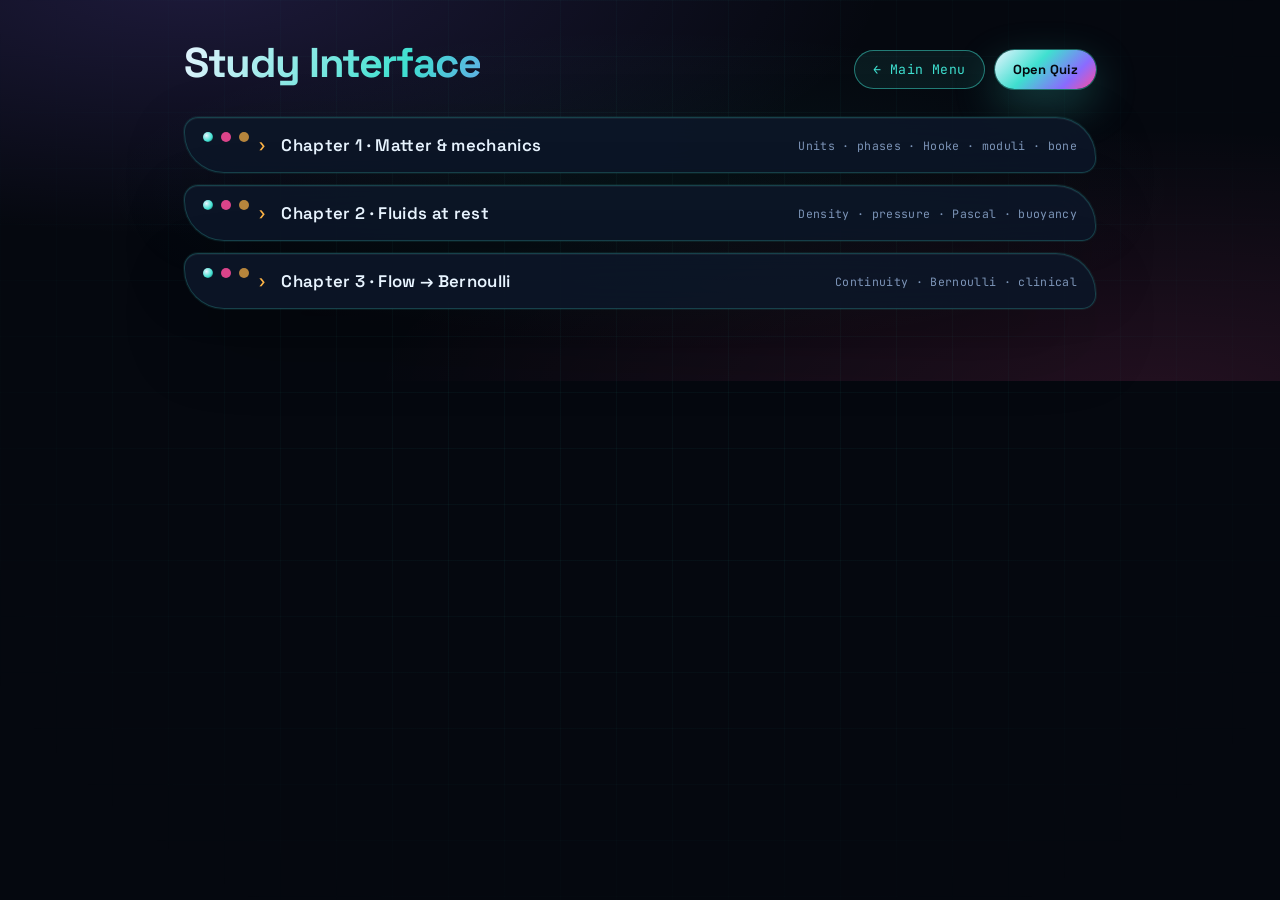
<file: study.html>
<!DOCTYPE html>
<html lang="en" class="study-page">
<head>
<meta charset="UTF-8">
<meta name="viewport" content="width=device-width, initial-scale=1.0">
<title>Study · Medical Physics PT1</title>
<link rel="stylesheet" href="css/theme-vars.css">
<link rel="stylesheet" href="css/app.css">
</head>
<body>
<div class="study-app">
  <header class="study-header">
    <div>
      <h1>Study Interface</h1>
    </div>
    <div class="study-actions">
      <a class="btn" href="index.html">← Main Menu</a>
      <a class="btn primary" href="quiz/index.html">Open Quiz</a>
    </div>
  </header>

  <div class="chapter-list" id="chapterList"></div>
</div>

<script src="js/study-app.js"></script>
</body>
</html>
</file>
<file: css/theme-vars.css>
/* Quantifier-30 theme CSS variables — override these in consumer repos to retheme */
:root {
--accent-0: #ffc583;
--accent-0-rgb: 255, 197, 131;
--accent-1: #ffb968;
--accent-1-rgb: 255, 185, 104;
--accent-2: #ffad4e;
--accent-2-rgb: 255, 173, 78;
--accent-3: #ff9f31;
--accent-3-rgb: 255, 159, 49;
--accent-4: #ff9010;
--accent-4-rgb: 255, 144, 16;
--accent-5: #e57a00;
--accent-5-rgb: 229, 122, 0;
--accent-6: #ffb662;
--accent-6-rgb: 255, 182, 98;
--accent-7: #ff9a27;
--accent-7-rgb: 255, 154, 39;
--accent-8: #ffc079;
--accent-8-rgb: 255, 192, 121;
--accent-9: #f88500;
--accent-9-rgb: 248, 133, 0;
--col-primary: var(--accent-0);
--col-text-main: #ccc;
--col-text-muted: #888;
--col-bg-main: #0d0d0d;
--col-bg-card: #1a1a1a;
--col-bg-card-rgb: 26, 26, 26;
--col-bg-btn: #222;
--col-bg-btn-rgb: 34, 34, 34;
--col-bg-input: #111;
--col-bg-input-rgb: 17, 17, 17;
--col-bg-selected: #2a2a2a;
--col-bg-tab-inactive: #181818;
--col-border: #444;
--col-border-light: #333;
--col-border-tab: #555;
--col-success: #00ff88;
--col-error: #ff4444;
--col-error-light: #ff8888;
--col-gold: #ffd700;
--font-bold: bold;
--font-size-xs: 0.75em;
--font-size-sm: 0.85em;
--font-size-md: 1.1em;
--font-size-lg: 1.2em;
--font-size-xl: 1.35em;
--margin-heading: 30px;
--margin-section: 40px;
--margin-element: 15px;
--margin-card-desc: 4px;
--padding-tab: 16px 40px;
--radius-sm: 6px;
--radius-md: 8px;
--radius-lg: 10px;
--radius-xl: 12px;
--radius-box: 16px;
--radius-tab: 10px;
--col-result-correct-bg: rgba(0, 255, 136, 0.1);
--col-result-correct-border: var(--col-success);
--col-result-wrong-bg: rgba(255, 68, 68, 0.1);
--col-result-wrong-border: var(--col-error);
--col-result-neutral-bg: var(--col-bg-card);
--col-result-neutral-border: var(--col-border-light);
--accent-deep: #8f4c00;
--accent-deep-rgb: 143, 76, 0;
--bg-tint-color: rgba(0,0,0,0);
--bg-tint-color-high: rgba(0,0,0,0);
}

--label-y: #FFD700; /* used by calculator reset 2nd-label; undefined in source, gold default */
:root.light-mode {
  --col-bg-main: #d4d8db;
  --col-bg-card: #a8aeb4;
  --col-bg-card-rgb:168, 174, 180;
  --col-bg-btn:  #969da4;
  --col-bg-btn-rgb: 150, 157, 164;
  --col-bg-input:#b4b9be;
  --col-bg-input-rgb:  180, 185, 190;
  --col-bg-selected:#7a8a9a;
  --col-bg-tab-inactive:  #9ea5ac;
  --col-text-main:  #111418;
  --col-text-muted: #444c55;
  --col-border:  #8a9198;
  --col-border-light:  #a8b0b8;
  --col-border-tab: #8a9198;
  --col-primary: var(--accent-4);
  --col-primary-text:  var(--accent-deep);
  --col-error-light:#bb1e00;
  --col-success: #006b35;
  --col-gold: #a07800;
  --col-result-correct-bg:  rgba(0, 107, 53, 0.10);
  --col-result-wrong-bg: rgba(180, 20, 20, 0.10);
  --col-result-neutral-bg:  var(--col-bg-card);
}
</file>
<file: css/colorizer.css>
/* Colorizer / theme settings UI + particle canvas layers */
.option-number { color: var(--col-primary); font-weight: var(--font-bold); margin-right: 8px; }
.toggle-container { display: flex; align-items: center; justify-content: center; gap: 12px; margin: 20px 0; }
.toggle-label { font-size: 1em; color: var(--col-text-main); font-weight: var(--font-bold); }
.toggle-switch { position: relative; width: 50px; height: 26px; }
.toggle-switch input { opacity: 0; width: 0; height: 0; }
.toggle-slider { position: absolute; top: 0; left: 0; right: 0; bottom: 0; background-color: var(--col-bg-btn); border: 2px solid var(--col-border); transition: 0.3s; border-radius: 34px; }
.toggle-slider:before { position: absolute; content: ""; height: 18px; width: 18px; left: 2px; bottom: 2px; background-color: var(--col-text-muted); transition: 0.3s; border-radius: 50%; }
.toggle-switch input:checked + .toggle-slider { border-color: var(--col-primary); background-color: rgba(var(--accent-0-rgb), 0.1); }
.toggle-switch input:checked + .toggle-slider:before { transform: translateX(24px); background-color: var(--col-primary); }
.settings-btn { position: relative !important; top: auto !important; right: auto !important; left: auto !important; bottom: auto !important; background: transparent !important; border: 2px solid var(--accent-0) !important; color: var(--accent-0) !important; font-size: 28px !important; width: 52px !important; height: 52px !important; padding: 0 !important; border-radius: 50% !important; transition: box-shadow 0.4s ease, background 0.4s ease !important; transform-origin: center center !important; z-index: 100 !important; display: flex !important; align-items: center !important; justify-content: center !important; }
@keyframes settings-gear-bump {
  /* slow start → accelerate */
  0%   { transform: rotate(0deg); animation-timing-function: cubic-bezier(0.45, 0.05, 0.85, 0.35); }
  11%  { transform: rotate(95deg); animation-timing-function: linear; }
  /* bump 1: hit + brief stop/jolt */
  12.5%{ transform: rotate(112deg); animation-timing-function: steps(1, end); }
  15%  { transform: rotate(112deg); animation-timing-function: cubic-bezier(0.22, 0.9, 0.35, 1); }
  /* recoil backward */
  20%  { transform: rotate(78deg); animation-timing-function: cubic-bezier(0.4, 0, 0.9, 0.4); }
  /* slowly accelerate again */
  28%  { transform: rotate(130deg); animation-timing-function: cubic-bezier(0.35, 0.1, 0.8, 0.3); }
  38%  { transform: rotate(255deg); animation-timing-function: linear; }
  /* bump 2: faster/sharper hit */
  39%  { transform: rotate(278deg); animation-timing-function: steps(1, end); }
  41%  { transform: rotate(278deg); animation-timing-function: cubic-bezier(0.18, 0.85, 0.3, 1); }
  /* bigger recoil */
  47%  { transform: rotate(210deg); animation-timing-function: cubic-bezier(0.5, 0, 0.95, 0.45); }
  /* quicker grind back up */
  54%  { transform: rotate(290deg); animation-timing-function: cubic-bezier(0.3, 0.05, 0.75, 0.25); }
  64%  { transform: rotate(430deg); animation-timing-function: linear; }
  /* bump 3: soft/irregular jolt */
  65.5%{ transform: rotate(448deg); animation-timing-function: steps(1, end); }
  67%  { transform: rotate(442deg); animation-timing-function: cubic-bezier(0.25, 0.8, 0.4, 1); }
  /* short recoil */
  71%  { transform: rotate(408deg); animation-timing-function: cubic-bezier(0.45, 0, 0.85, 0.4); }
  /* slow crawl then surge */
  78%  { transform: rotate(470deg); animation-timing-function: cubic-bezier(0.55, 0.05, 0.9, 0.35); }
  88%  { transform: rotate(640deg); animation-timing-function: linear; }
  /* bump 4: abrupt stop at different spacing */
  89%  { transform: rotate(668deg); animation-timing-function: steps(1, end); }
  91.5%{ transform: rotate(668deg); animation-timing-function: cubic-bezier(0.2, 0.9, 0.35, 1); }
  /* recoil then ease into loop end (2 full turns) */
  96%  { transform: rotate(620deg); animation-timing-function: cubic-bezier(0.4, 0.15, 0.7, 0.4); }
  100% { transform: rotate(720deg); }
}
.settings-btn:hover { background: rgba(var(--accent-0-rgb), 0.15) !important; box-shadow: 0 0 25px rgba(var(--accent-0-rgb), 0.9) !important; }
.settings-icon { display: block; }
.settings-btn:hover .settings-icon { animation: settings-gear-bump var(--gear-dur, 5.2s) linear infinite; }
.settings-wrapper { position: absolute !important; top: 25px !important; right: 30px !important; left: auto !important; bottom: auto !important; margin: 0 !important; z-index: 10000 !important; display: flex; align-items: flex-start; pointer-events: none !important; transform: none !important; animation: none !important; }
/* Top-right of the page (body is position:relative, not fixed). Scrolls away
   with the document. Do not pin with position:fixed or sticky. */
.settings-wrapper .settings-btn,
#settings-btn {
  position: relative !important;
  top: auto !important;
  right: auto !important;
  left: auto !important;
  bottom: auto !important;
  margin: 0 !important;
  transform: none !important;
  animation: none !important;
  pointer-events: auto !important;
}
.settings-modal { position: fixed; top: 0; left: 0; width: 100%; height: 100%; background: rgba(8, 10, 16, 0.82); backdrop-filter: none; -webkit-backdrop-filter: none; z-index: 100000; display: none; align-items: center; justify-content: center; padding: 16px; box-sizing: border-box; }
:root.light-mode .settings-modal { background: rgba(0, 0, 0, 0.55); }
.settings-modal-content { background: linear-gradient(180deg, rgba(18,22,34,0.97) 0%, rgba(10,12,20,0.98) 55%, rgba(6,8,14,0.99) 100%); border: 2px solid var(--accent-0); border-radius: 16px; width: min(680px, 90vw); height: min(88vh, 700px); box-shadow: 0 0 50px rgba(var(--accent-0-rgb), 0.6), 0 0 0 1px rgba(var(--accent-0-rgb),0.25); color: var(--col-text-main); position: relative; display: flex; flex-direction: column; overflow: hidden; }
.settings-modal-header { display: flex; align-items: center; justify-content: space-between; padding: 16px 22px; border-bottom: 1px solid var(--col-border-light); flex-shrink: 0; }
.settings-modal-header h2 { color: var(--accent-0); margin: 0; font-size: 1.25em; }
.settings-close-modal { position: static !important; font-size: 2em !important; color: var(--col-text-muted) !important; background: none !important; border: none !important; padding: 0 !important; line-height: 1 !important; width: auto !important; height: auto !important; border-radius: 0 !important; box-shadow: none !important; transition: color 0.2s !important; }
.settings-modal-header .settings-close-modal:hover { color: var(--col-text-muted) !important; background-color: transparent !important; background-image: none !important; border: none !important;  box-shadow: none !important; outline: none !important; transform: none !important; filter: none !important; }
.settings-body { display: flex; flex: 1; overflow: hidden; min-height: 0; position: relative; }
.settings-nav { width: 160px; flex-shrink: 0; border-right: 1px solid var(--col-border-light); padding: 10px 0; overflow-y: auto; background: rgba(12,14,22,0.98); }
:root.light-mode .settings-nav-btn { color: #1a2030 !important; }
.settings-nav-btn { display: block !important; width: 100% !important; padding: 11px 18px !important; font-size: 0.9em !important; font-weight: normal !important; color: var(--col-text-muted) !important; background: transparent !important; border: none !important; border-left: 3px solid transparent !important; border-radius: 0 !important; text-align: left !important; transition: background 0.15s, color 0.15s !important; box-shadow: none !important; }
.settings-nav-btn.active { color: var(--accent-0) !important; background: rgba(var(--accent-0-rgb), 0.08) !important; border-left-color: var(--accent-0) !important; font-weight: bold !important; }
:root.light-mode .settings-panel-title,
:root.light-mode .settings-modal-header h2 { color: var(--col-primary) !important; }
:root.light-mode .settings-nav-btn.active { color: var(--col-primary) !important; background: rgba(var(--accent-4-rgb), 0.12) !important; border-left-color: var(--col-primary) !important; }
:root.light-mode .pfx-symbol { color: var(--col-primary); }
:root.light-mode #prefix-scroll-dot,
:root.light-mode #settings-scroll-dot,
:root.light-mode #hints-scroll-dot { background: var(--col-primary); }
.settings-panels { flex: 1; overflow-y: auto; padding: 22px 26px 64px 26px; min-width: 0; scrollbar-width: none; -ms-overflow-style: none; text-align: left; position: relative; }
.settings-panels::-webkit-scrollbar { display: none; }
.settings-panel { display: none; }
.settings-panel.active { display: block; }
.settings-panel-title { font-size: 1.05em; font-weight: bold; color: var(--accent-0); margin: 0 0 18px 0; padding-bottom: 10px; border-bottom: 1px solid var(--col-border-light); }
.setting-item { margin: 0 0 26px 0; }
.setting-item.theme-locked { position: relative; pointer-events: none; opacity: 0.3; filter: grayscale(60%); }
.setting-item.theme-locked::after { content: attr(data-lock-hint); position: absolute; top: 0; left: 0; width: 100%; height: 100%; display: flex; align-items: center; justify-content: center; font-size: 0.8em; color: var(--col-text-muted); pointer-events: none; text-align: center; background: rgba(0,0,0,0.35); border-radius: var(--radius-md); padding: 10px; box-sizing: border-box; }
.setting-item.not-utilized { position: relative; pointer-events: none; opacity: 0.4; filter: grayscale(60%); }
.setting-item.not-utilized::after { content: attr(data-lock-hint); position: absolute; top: 0; left: 0; width: 100%; height: 100%; display: flex; align-items: center; justify-content: center; font-size: 0.85em; font-weight: bold; letter-spacing: 2px; text-transform: uppercase; color: var(--col-text-muted); pointer-events: none; text-align: center; background: rgba(0,0,0,0.4); border-radius: var(--radius-md); padding: 10px; box-sizing: border-box; }
:root.light-mode .setting-item.not-utilized::after { background: rgba(180,195,210,0.75); color: var(--col-text-main); }
.setting-item-label { font-size: 0.95em; color: var(--col-text-main); display: block; margin-bottom: 8px; font-weight: bold; }
.setting-item-desc { font-size: 0.83em; color: var(--col-text-muted); margin-top: 8px; line-height: 1.4; }
.preset-swatches { display: flex; gap: 8px; flex-wrap: wrap; }
.preset-swatch { width: 34px !important; height: 34px !important; border-radius: 50% !important; border: 3px solid transparent !important; padding: 0 !important; transition: transform 0.2s, border-color 0.2s !important; box-shadow: 0 2px 8px rgba(0,0,0,0.4) !important; min-width: unset !important; }
.preset-swatch:hover { transform: scale(1.18) !important; border-color: rgba(255,255,255,0.45) !important; }
.preset-swatch.active-preset { border-color: white !important; box-shadow: 0 0 0 2px rgba(255,255,255,0.8), 0 2px 8px rgba(0,0,0,0.4) !important; transform: scale(1.1) !important; }
.custom-preset-wrap{position:relative;display:inline-flex;}.custom-preset-lock{position:absolute;bottom:-4px;right:-4px;width:16px;height:16px;border-radius:50%;background:var(--col-bg-card);border:1px solid var(--col-border);color:var(--col-text-muted);font-size:8px;display:flex;align-items:center;justify-content:center;padding:0;z-index:2;transition:color 0.2s;line-height:1;}.custom-preset-lock:hover{color:var(--col-primary);border-color:var(--col-primary);}.custom-preset-lock.locked{color:var(--col-gold);border-color:var(--col-gold);}.custom-preset-del{position:absolute;top:-5px;right:-5px;width:14px;height:14px;border-radius:50%;background:var(--col-bg-card);border:1px solid var(--col-error);color:var(--col-error);font-size:9px;display:none;align-items:center;justify-content:center;padding:0;z-index:2;line-height:1;}.custom-preset-wrap:hover .custom-preset-del{display:flex;}.custom-add-btn{width:34px!important;height:34px!important;border-radius:50%!important;background:transparent!important;border:2px dashed var(--col-border)!important;color:var(--col-text-muted);font-size:18px!important;display:flex!important;align-items:center!important;justify-content:center!important;padding:0!important;transition:border-color 0.2s,color 0.2s!important;min-width:unset!important;}.custom-add-btn:hover{border-color:var(--col-primary)!important;color:var(--col-primary)!important;transform:scale(1.1)!important;}
.about-row { display: flex; justify-content: space-between; align-items: flex-start; padding: 10px 0; border-bottom: 1px solid var(--col-border-light); font-size: 0.9em; }
.about-row:last-child { border-bottom: none; }
.about-label { color: var(--col-text-muted); flex-shrink: 0; }
.about-value { color: var(--col-text-main); font-weight: bold; text-align: right; }
.changelog-list { margin: 10px 0 0 0; padding: 0 0 0 18px; color: var(--col-text-muted); font-size: 0.86em; line-height: 1.9; }
.changelog-list li { margin-bottom: 2px; }
@media (max-width: 520px) {
.settings-body { flex-direction: column; }
.settings-nav { width: 100%; border-right: none; border-bottom: 1px solid var(--col-border-light); display: flex; padding: 4px 6px; overflow-x: auto; }
.settings-nav-btn { display: inline-block !important; width: auto !important; padding: 8px 13px !important; white-space: nowrap; border-left: none !important; border-bottom: 3px solid transparent !important; flex-shrink: 0; }
.settings-nav-btn.active { border-left-color: transparent !important; border-bottom-color: var(--accent-0) !important; }
.settings-panels { padding: 16px; } }
.about-row { display: flex; justify-content: space-between; align-items: flex-start; padding: 10px 0; border-bottom: 1px solid var(--col-border-light); font-size: 0.9em; }
.about-row:last-child { border-bottom: none; }
.about-label { color: var(--col-text-muted); flex-shrink: 0; }
.about-value { color: var(--col-text-main); font-weight: bold; text-align: right; }
.changelog-list { margin: 10px 0 0 0; padding: 0 0 0 18px; color: var(--col-text-muted); font-size: 0.86em; line-height: 1.9; }
.changelog-list li { margin-bottom: 2px; }
@media (max-width: 520px) {
.settings-body { flex-direction: column; }
.settings-nav { width: 100%; border-right: none; border-bottom: 1px solid var(--col-border-light); display: flex; padding: 4px 6px; overflow-x: auto; }
.settings-nav-btn { display: inline-block !important; width: auto !important; padding: 8px 13px !important; white-space: nowrap; border-left: none !important; border-bottom: 3px solid transparent !important; flex-shrink: 0; }
.settings-nav-btn.active { border-left-color: transparent !important; border-bottom-color: var(--accent-0) !important; }
.settings-panels { padding: 16px; } }
.settings-panel:not(#settings-panel-about) .setting-item { margin-bottom: 18px; }
.settings-panel:not(#settings-panel-about) .setting-item-label { font-size: 0.88em; margin-bottom: 5px; }
.settings-panel:not(#settings-panel-about) .setting-item-desc { font-size: 0.75em; margin-top: 5px; }
.settings-panel:not(#settings-panel-about) .btn { padding: 8px 16px !important;  font-size: 0.85em !important; }
.settings-panel:not(#settings-panel-about) .toggle-container { gap: 8px; }
.settings-panel:not(#settings-panel-about) .toggle-label { font-size: 0.88em; }
.settings-panel:not(#settings-panel-about) .preset-group-label { font-size: 0.72em; margin: 10px 0 6px; }
.settings-panel:not(#settings-panel-about) .preset-swatch { width: 28px !important; height: 28px !important; }
.settings-panel:not(#settings-panel-about) #accent-color-picker { width: 48px !important; height: 48px !important; }
.settings-panel:not(#settings-panel-about) .number-input { padding: 8px !important; font-size: 1em !important; width: 100px !important; }
.settings-panel:not(#settings-panel-about) .preset-swatches { gap: 6px; }

#el-arquitecto-bg-layer{content:'';position:fixed;top:0;left:0;width:100%;height:100%;z-index:-3;pointer-events:none;background-size:60px 60px;opacity:0.4;mix-blend-mode:multiply}
.number-input { width: 140px; padding: 12px; font-size: 1.4em; background: var(--col-bg-input); color: var(--col-primary); border: 2px solid var(--col-primary); border-radius: var(--radius-md); text-align: center; }
button { cursor: pointer; }
@keyframes settings-gear-bump {
  /* slow start → accelerate */
  0%   { transform: rotate(0deg); animation-timing-function: cubic-bezier(0.45, 0.05, 0.85, 0.35); }
  11%  { transform: rotate(95deg); animation-timing-function: linear; }
  /* bump 1: hit + brief stop/jolt */
  12.5%{ transform: rotate(112deg); animation-timing-function: steps(1, end); }
  15%  { transform: rotate(112deg); animation-timing-function: cubic-bezier(0.22, 0.9, 0.35, 1); }
  /* recoil backward */
  20%  { transform: rotate(78deg); animation-timing-function: cubic-bezier(0.4, 0, 0.9, 0.4); }
  /* slowly accelerate again */
  28%  { transform: rotate(130deg); animation-timing-function: cubic-bezier(0.35, 0.1, 0.8, 0.3); }
  38%  { transform: rotate(255deg); animation-timing-function: linear; }
  /* bump 2: faster/sharper hit */
  39%  { transform: rotate(278deg); animation-timing-function: steps(1, end); }
  41%  { transform: rotate(278deg); animation-timing-function: cubic-bezier(0.18, 0.85, 0.3, 1); }
  /* bigger recoil */
  47%  { transform: rotate(210deg); animation-timing-function: cubic-bezier(0.5, 0, 0.95, 0.45); }
  /* quicker grind back up */
  54%  { transform: rotate(290deg); animation-timing-function: cubic-bezier(0.3, 0.05, 0.75, 0.25); }
  64%  { transform: rotate(430deg); animation-timing-function: linear; }
  /* bump 3: soft/irregular jolt */
  65.5%{ transform: rotate(448deg); animation-timing-function: steps(1, end); }
  67%  { transform: rotate(442deg); animation-timing-function: cubic-bezier(0.25, 0.8, 0.4, 1); }
  /* short recoil */
  71%  { transform: rotate(408deg); animation-timing-function: cubic-bezier(0.45, 0, 0.85, 0.4); }
  /* slow crawl then surge */
  78%  { transform: rotate(470deg); animation-timing-function: cubic-bezier(0.55, 0.05, 0.9, 0.35); }
  88%  { transform: rotate(640deg); animation-timing-function: linear; }
  /* bump 4: abrupt stop at different spacing */
  89%  { transform: rotate(668deg); animation-timing-function: steps(1, end); }
  91.5%{ transform: rotate(668deg); animation-timing-function: cubic-bezier(0.2, 0.9, 0.35, 1); }
  /* recoil then ease into loop end (2 full turns) */
  96%  { transform: rotate(620deg); animation-timing-function: cubic-bezier(0.4, 0.15, 0.7, 0.4); }
  100% { transform: rotate(720deg); }
}
.settings-btn:hover { background: rgba(var(--accent-0-rgb), 0.15) !important; box-shadow: 0 0 25px rgba(var(--accent-0-rgb), 0.9) !important; }
.settings-icon { display: block; }
.settings-btn:hover .settings-icon { animation: settings-gear-bump var(--gear-dur, 5.2s) linear infinite; }
@keyframes dot-bounce-top { 0%{transform:translateY(0);} 12%{transform:translateY(-3px);} 28%{transform:translateY(0.5px);} 44%{transform:translateY(-1.8px);} 58%{transform:translateY(0.3px);} 72%{transform:translateY(-0.9px);} 84%{transform:translateY(0.2px);} 93%{transform:translateY(-0.4px);} 100%{transform:translateY(0);} }
@keyframes dot-bounce-bot { 0%{transform:translateY(0);} 12%{transform:translateY(3px);} 28%{transform:translateY(-0.5px);} 44%{transform:translateY(1.8px);} 58%{transform:translateY(-0.3px);} 72%{transform:translateY(0.9px);} 84%{transform:translateY(-0.2px);} 93%{transform:translateY(0.4px);} 100%{transform:translateY(0);} }
.dot-bouncing-top { animation: dot-bounce-top 0.9s cubic-bezier(0.33,0.8,0.66,1) forwards; }
.dot-bouncing-bot { animation: dot-bounce-bot 0.9s cubic-bezier(0.33,0.8,0.66,1) forwards; }

/* Opaque settings surfaces */
.settings-panels{background:rgba(10,12,18,0.96);}
.settings-modal-header{background:rgba(14,16,24,0.98);}

/* Custom cursor picker (Theme tab) */
.cursor-skin-grid{display:grid;grid-template-columns:repeat(auto-fill,minmax(76px,1fr));gap:10px;}
.cursor-skin-opt{display:flex;flex-direction:column;align-items:center;gap:8px;padding:10px 6px 8px;border-radius:12px;border:1.5px solid var(--col-border-light);background:rgba(var(--accent-0-rgb),0.04);color:var(--col-text-main);cursor:pointer;transition:border-color .18s,box-shadow .18s,background .18s;}
.cursor-skin-opt:hover{border-color:rgba(var(--accent-0-rgb),0.55);background:rgba(var(--accent-0-rgb),0.1);}
.cursor-skin-opt.active{border-color:var(--accent-0);box-shadow:0 0 16px rgba(var(--accent-0-rgb),0.35);background:rgba(var(--accent-0-rgb),0.14);}
.cursor-skin-name{font-size:0.72em;letter-spacing:.04em;color:var(--col-text-muted);}
.cursor-skin-opt.active .cursor-skin-name{color:var(--accent-0);}
.cursor-skin-preview{position:relative;width:28px;height:28px;display:flex;align-items:center;justify-content:center;pointer-events:none;}
.preview-ring-screen,.preview-ring-tight,.preview-ring-gold{border:2px solid var(--accent-0);border-radius:50%;box-shadow:0 0 10px rgba(var(--accent-0-rgb),.45);}
.preview-ring-screen{width:22px;height:22px;}
.preview-ring-tight{width:14px;height:14px;}
.preview-ring-gold{width:16px;height:16px;border-color:var(--accent-1);}
.preview-ring-screen::after,.preview-ring-tight::after,.preview-ring-gold::after,.preview-pill::after,.preview-diamond::after,.preview-comma::after{content:'';position:absolute;width:6px;height:6px;border-radius:50%;background:var(--accent-1);box-shadow:0 0 8px rgba(var(--accent-0-rgb),.55);}
.preview-pill{width:22px;height:10px;border:1.5px solid var(--accent-0);border-radius:8px;}
.preview-beam-v{width:3px;height:20px;border-radius:1px;background:var(--accent-0);box-shadow:0 0 8px rgba(var(--accent-0-rgb),.5);}
.preview-beam-h{width:22px;height:3px;border-radius:1px;background:var(--accent-1);box-shadow:0 0 8px rgba(var(--accent-0-rgb),.5);}
.preview-diamond{width:16px;height:16px;border:2px solid var(--accent-0);border-radius:2px;transform:rotate(45deg);}
.preview-comma{width:16px;height:16px;border:2px solid var(--accent-0);border-radius:50% 50% 50% 2px;transform:rotate(-20deg);}
.preview-system{width:14px;height:18px;background:var(--accent-0);clip-path:polygon(0% 0%,0% 100%,34% 70%,48% 100%,60% 95%,42% 62%,78% 62%);filter:drop-shadow(0 0 0.5px var(--accent-0)) drop-shadow(1px 1px 2px rgba(0,0,0,.4));font-size:0;color:transparent;}
.cursor-skins-disabled{opacity:.42;pointer-events:none;filter:grayscale(.25);}


/* Custom font picker (Theme → Change Fonts) */
.font-picker-wrap{position:relative;flex:1;min-width:140px;max-width:220px;}
.font-family-select-native{
  position:absolute!important;width:1px!important;height:1px!important;padding:0!important;margin:-1px!important;
  overflow:hidden!important;clip:rect(0,0,0,0)!important;border:0!important;opacity:0!important;pointer-events:none!important;
}
.font-picker-btn{
  display:block;width:100%!important;max-width:none!important;text-align:left!important;
  padding:8px 28px 8px 10px!important;font-size:0.9em!important;line-height:1.25;cursor:pointer;
  position:relative;overflow:hidden;text-overflow:ellipsis;white-space:nowrap;
}
.font-picker-btn::after{
  content:'▾';position:absolute;right:10px;top:50%;transform:translateY(-50%);
  font-family:system-ui,sans-serif;font-size:0.85em;opacity:.7;pointer-events:none;
}
.font-picker-wrap.open .font-picker-btn{border-color:var(--accent-0);box-shadow:0 0 12px rgba(var(--accent-0-rgb),.28);}
.font-picker-menu{
  display:none;position:absolute;z-index:80;left:0;right:0;top:calc(100% + 4px);
  max-height:220px;overflow-y:auto;padding:6px;border-radius:10px;
  border:1.5px solid rgba(var(--accent-0-rgb),.35);
  background:rgba(12,14,20,.98);box-shadow:0 14px 36px rgba(0,0,0,.5);
  scrollbar-width:thin;
}
.font-picker-wrap.open .font-picker-menu{display:block;}
.font-picker-option{
  display:block;width:100%;text-align:left;padding:8px 10px;margin:0;border:none;border-radius:8px;
  background:transparent;color:var(--col-text-main);font-size:0.92em;line-height:1.25;cursor:pointer;
  transition:background .12s,color .12s;
}
.font-picker-option:hover{background:rgba(var(--accent-0-rgb),.12);color:var(--accent-0);}
.font-picker-option.active{background:rgba(var(--accent-0-rgb),.18);color:var(--accent-0);}
.settings-panel:not(#settings-panel-about) .font-picker-btn.number-input{width:100%!important;}

/* Overlap only: quiz/index.html adds .title-has-gear when a title line box
   intersects the gear. PC widths never get the class, so the absolute
   top/right rules above stay put. In flow, a zero-width float one line tall
   lets the first line run full width and clears the gear onto the second
   line's right side. Not fixed, not sticky; it scrolls with the title. */
h1.title-has-gear{
  display:flow-root;
}
h1.title-has-gear::before{
  content:"";
  float:right;
  width:0;
  height:var(--gear-line-push, 1lh);
}
h1.title-has-gear > .settings-wrapper{
  position:static !important;
  float:right;
  clear:right;
  top:auto !important;
  right:auto !important;
  left:auto !important;
  bottom:auto !important;
  margin:var(--gear-line-nudge, 0px) var(--gear-right-inset, 0px) 0 12px !important;
  width:auto !important;
  height:auto !important;
  transform:none !important;
  animation:none !important;
}
h1.title-has-gear > .settings-wrapper .settings-btn{
  -webkit-text-fill-color:var(--accent-0) !important;
}
</file>
<file: css/app.css>
/* Shared Hooke + accent bridge for hub / study / quiz sync */
@import url('https://fonts.googleapis.com/css2?family=Instrument+Serif:ital@0;1&family=Outfit:wght@400;500;600;700&family=Space+Mono:wght@400;700&display=swap');
@import url('https://fonts.googleapis.com/css2?family=Space+Grotesk:wght@500;600;700&family=Inter:wght@400;500;600&family=JetBrains+Mono:wght@400;500;600&display=swap');

:root {
  --head: 'Instrument Serif', Georgia, serif;
  --body: 'Outfit', system-ui, sans-serif;
  --mono: 'Space Mono', ui-monospace, monospace;
  --cream: #f5ead6;
  --ink: #1a1410;
  /* Bridge study/quiz chrome to colorizer accents */
  --accent: var(--accent-0);
  --accent-2: var(--accent-1);
  --cyan: var(--accent-0);
  --cyan-bright: var(--accent-1);
  --teal: var(--accent-2);
  --gold: var(--col-gold);
  --brass: var(--accent-0);
  --brass-bright: var(--accent-1);
  --brass-dim: var(--accent-4);
  --border: rgba(var(--accent-0-rgb), 0.28);
  --border-strong: rgba(var(--accent-0-rgb), 0.55);
  --mood-glow: rgba(var(--accent-0-rgb), 0.28);
  --bg-glow: rgba(var(--accent-0-rgb), 0.08);
  --text: var(--col-text-main);
  --text-dim: var(--col-text-muted);
  --text-dim2: #6b5c47;
  --bg: var(--col-bg-main);
  --bg2: #14100c;
  --surface: rgba(26, 20, 16, 0.95);
  --success: var(--col-success);
  --error: var(--col-error);
  --label-y: #FFD700;
}

* { box-sizing: border-box; margin: 0; padding: 0; }

html, body {
  min-height: 100%;
  background: var(--col-bg-main);
  color: var(--col-text-main);
  font-family: var(--body);
}

body {
  opacity: 0;
  transition: opacity 0.35s ease;
  background:
    radial-gradient(ellipse at 15% -5%, var(--bg-tint-color-high), transparent 45%),
    radial-gradient(ellipse at 90% 105%, var(--bg-tint-color), transparent 48%),
    var(--col-bg-main);
}

button { font-family: inherit; cursor: pointer; }
a { color: var(--accent-0); }

.number-input {
  width: 140px; padding: 12px; font-size: 1.1em;
  background: var(--col-bg-input); color: var(--accent-0);
  border: 2px solid var(--accent-0); border-radius: var(--radius-md);
  text-align: center;
}

/* —— ATC-style hub —— */
.ps2-screen {
  display: flex; flex-direction: column; align-items: center;
  padding: 34px 16px 24px; position: relative;
  min-height: 100vh; justify-content: center;
}
.ps2-screen::before {
  content: ''; position: absolute; inset: 0; pointer-events: none;
  background: repeating-linear-gradient(
    180deg, transparent 0, transparent 2px,
    rgba(var(--accent-0-rgb), 0.025) 2px,
    rgba(var(--accent-0-rgb), 0.025) 3px
  );
  border-radius: 12px; z-index: 0;
}
.ps2-screen > * { position: relative; z-index: 1; }

.ps2-title {
  font-family: var(--head);
  font-style: italic;
  font-weight: 400;
  font-size: clamp(1.85rem, 4.5vw, 3.2rem);
  letter-spacing: 0.04em;
  color: var(--accent-0);
  text-shadow:
    0 0 18px rgba(var(--accent-0-rgb), 0.8),
    0 0 48px rgba(var(--accent-0-rgb), 0.45),
    0 0 90px rgba(var(--accent-0-rgb), 0.25);
  margin: 18px 0 34px;
  text-align: center;
  animation: ps2-title-breathe 3.8s ease-in-out infinite;
  line-height: 1.15;
}
@keyframes ps2-title-breathe {
  0%, 100% { filter: brightness(1); }
  50% { filter: brightness(1.15); }
}

.ps2-menu {
  display: flex; flex-direction: column;
  gap: 14px; width: min(620px, 96%);
}

.ps2-menu-item {
  display: flex; align-items: center; gap: 20px;
  padding: 22px 26px;
  background: linear-gradient(90deg, rgba(var(--accent-0-rgb), 0.14) 0%, rgba(var(--accent-0-rgb), 0.03) 100%);
  border: 2px solid rgba(var(--accent-0-rgb), 0.35);
  border-left: 6px solid var(--accent-0);
  border-radius: 12px;
  color: var(--col-text-main);
  transition: transform 0.18s ease, box-shadow 0.25s ease, background 0.25s ease, border-color 0.25s ease, opacity 0.25s ease;
  font-size: 1.22em; letter-spacing: 1.4px;
  text-align: left; width: 100%; box-sizing: border-box;
  position: relative; overflow: hidden;
}
.ps2-menu-item:hover,
.ps2-menu-item:focus-visible,
.ps2-menu-item.focused {
  transform: translateX(8px) !important;
  background: linear-gradient(90deg, rgba(var(--accent-0-rgb), 0.28) 0%, rgba(var(--accent-0-rgb), 0.08) 100%) !important;
  border-color: rgba(var(--accent-0-rgb), 0.7);
  border-left-color: var(--accent-0);
  box-shadow:
    0 0 32px rgba(var(--accent-0-rgb), 0.55),
    0 0 56px rgba(var(--accent-0-rgb), 0.28),
    inset 0 0 18px rgba(var(--accent-0-rgb), 0.16) !important;
  outline: none;
  opacity: 1;
  filter: brightness(1.06);
}
.ps2-menu-item .ps2-icon {
  font-size: 1.75em; color: var(--accent-0);
  min-width: 38px; text-align: center; flex-shrink: 0;
}
.ps2-menu-item .ps2-label {
  font-weight: 700; display: flex; flex-direction: column; flex: 1; min-width: 0;
  font-family: var(--body);
}
.ps2-menu-item .ps2-sub {
  font-size: 0.62em; font-weight: 400; color: var(--col-text-muted);
  letter-spacing: 0.6px; margin-top: 5px; white-space: normal;
}

/* Study = quiet / boring */
.ps2-menu-item.quiet {
  opacity: 0.72;
  background: linear-gradient(90deg, rgba(var(--accent-0-rgb), 0.05) 0%, rgba(26, 26, 26, 0.45) 100%) !important;
  border-color: rgba(var(--accent-0-rgb), 0.18);
  border-left-color: rgba(var(--accent-0-rgb), 0.35);
  box-shadow: none !important;
}
.ps2-menu-item.quiet:hover,
.ps2-menu-item.quiet:focus-visible,
.ps2-menu-item.quiet.focused {
  transform: translateX(8px) !important;
  opacity: 1 !important;
  border-color: rgba(var(--accent-0-rgb), 0.55);
  border-left-color: var(--accent-0);
  box-shadow:
    0 0 32px rgba(var(--accent-0-rgb), 0.55),
    0 0 56px rgba(var(--accent-0-rgb), 0.28),
    inset 0 0 18px rgba(var(--accent-0-rgb), 0.16) !important;
  background: linear-gradient(90deg, rgba(var(--accent-0-rgb), 0.22) 0%, rgba(var(--accent-0-rgb), 0.06) 100%) !important;
  filter: brightness(1.06);
  outline: none;
}
.ps2-menu-item.quiet.focused .ps2-icon,
.ps2-menu-item.quiet:hover .ps2-icon,
.ps2-menu-item.quiet:focus-visible .ps2-icon {
  color: var(--accent-0);
  filter: drop-shadow(0 0 6px rgba(var(--accent-0-rgb), 0.55));
}
.ps2-menu-item.quiet .ps2-icon { color: var(--col-text-muted); filter: grayscale(40%); }

/* About = Study-level brightness; accent-aware but demure (not Quiz hero) */
.ps2-menu-item.neutral {
  opacity: 0.72;
  background: linear-gradient(90deg, rgba(var(--accent-0-rgb), 0.06) 0%, rgba(26, 26, 26, 0.45) 100%) !important;
  border-color: rgba(var(--accent-0-rgb), 0.2);
  border-left-color: rgba(var(--accent-0-rgb), 0.42);
  box-shadow: none !important;
}
.ps2-menu-item.neutral:hover,
.ps2-menu-item.neutral:focus-visible,
.ps2-menu-item.neutral.focused {
  transform: translateX(8px) !important;
  opacity: 1 !important;
  background: linear-gradient(90deg, rgba(var(--accent-0-rgb), 0.22) 0%, rgba(var(--accent-0-rgb), 0.06) 100%) !important;
  border-color: rgba(var(--accent-0-rgb), 0.55);
  border-left-color: var(--accent-0);
  box-shadow:
    0 0 32px rgba(var(--accent-0-rgb), 0.55),
    0 0 56px rgba(var(--accent-0-rgb), 0.28),
    inset 0 0 18px rgba(var(--accent-0-rgb), 0.16) !important;
  filter: brightness(1.06);
  outline: none;
}
.ps2-menu-item.neutral.focused .ps2-icon,
.ps2-menu-item.neutral:hover .ps2-icon,
.ps2-menu-item.neutral:focus-visible .ps2-icon {
  opacity: 1;
  filter: drop-shadow(0 0 8px rgba(var(--accent-0-rgb), 0.65));
}
.ps2-menu-item.neutral .ps2-icon {
  color: var(--accent-0);
  filter: drop-shadow(0 0 4px rgba(var(--accent-0-rgb), 0.35));
  opacity: 0.9;
}
.ps2-menu-item.neutral .ps2-label { color: var(--col-text-main); }

/* Drop the click/hover glow stuck on About after returning to the menu. */
#menuAbout.glow-cleared,
#menuAbout.glow-cleared:hover,
#menuAbout.glow-cleared:focus,
#menuAbout.glow-cleared:focus-visible,
#menuAbout.glow-cleared.focused {
  transform: none !important;
  opacity: 0.72 !important;
  background: linear-gradient(90deg, rgba(var(--accent-0-rgb), 0.06) 0%, rgba(26, 26, 26, 0.45) 100%) !important;
  border-color: rgba(var(--accent-0-rgb), 0.2) !important;
  border-left-color: rgba(var(--accent-0-rgb), 0.42) !important;
  box-shadow: none !important;
  filter: none !important;
  outline: none;
}
#menuAbout.glow-cleared .ps2-icon,
#menuAbout.glow-cleared:hover .ps2-icon,
#menuAbout.glow-cleared:focus-visible .ps2-icon,
#menuAbout.glow-cleared.focused .ps2-icon {
  color: var(--accent-0);
  filter: drop-shadow(0 0 4px rgba(var(--accent-0-rgb), 0.35));
  opacity: 0.9;
}


/* Quiz Interface = glowing hero CTA */
.ps2-menu-item.hero {
  opacity: 1 !important;
  border-color: rgba(var(--accent-0-rgb), 0.65);
  border-left-width: 7px;
  background: linear-gradient(
    105deg,
    rgba(var(--accent-0-rgb), 0.32) 0%,
    rgba(var(--accent-0-rgb), 0.08) 35%,
    rgba(var(--accent-1-rgb), 0.22) 55%,
    rgba(var(--accent-0-rgb), 0.28) 100%
  ) !important;
  background-size: 220% 100% !important;
  animation: hero-attract-flow 3.2s ease-in-out infinite;
  box-shadow:
    0 0 28px rgba(var(--accent-0-rgb), 0.45),
    0 0 60px rgba(var(--accent-0-rgb), 0.2),
    inset 0 1px 0 rgba(255, 255, 255, 0.18) !important;
}
.ps2-menu-item.hero .ps2-icon {
  color: var(--accent-0);
  filter: drop-shadow(0 0 8px rgba(var(--accent-0-rgb), 0.7));
}
.ps2-menu-item.hero .ps2-label { color: var(--cream); }
@keyframes hero-attract-flow {
  0%, 100% {
    background-position: 0% 50%;
    box-shadow:
      0 0 22px rgba(var(--accent-0-rgb), 0.4),
      0 0 48px rgba(var(--accent-0-rgb), 0.18),
      inset 0 1px 0 rgba(255, 255, 255, 0.14);
  }
  50% {
    background-position: 100% 50%;
    box-shadow:
      0 0 40px rgba(var(--accent-0-rgb), 0.7),
      0 0 80px rgba(var(--accent-0-rgb), 0.32),
      inset 0 1px 0 rgba(255, 255, 255, 0.28);
  }
}
.ps2-menu-item.hero::after {
  content: '';
  position: absolute; top: 0; left: -60%;
  width: 45%; height: 100%;
  background: linear-gradient(
    105deg,
    transparent 0%,
    rgba(255, 255, 255, 0.08) 40%,
    rgba(255, 255, 255, 0.35) 50%,
    rgba(255, 255, 255, 0.08) 60%,
    transparent 100%
  );
  transform: skewX(-18deg);
  pointer-events: none;
  opacity: 0;
  transition: opacity 0.2s;
}
.ps2-menu-item.hero:hover::after,
.ps2-menu-item.hero:focus-visible::after,
.ps2-menu-item.hero.focused::after {
  opacity: 1;
  animation: hero-shine 0.85s ease forwards;
}
@keyframes hero-shine {
  from { left: -60%; }
  to { left: 120%; }
}
.ps2-menu-item.hero:hover,
.ps2-menu-item.hero:focus-visible,
.ps2-menu-item.hero.focused {
  transform: translateX(10px) scale(1.015) !important;
  filter: brightness(1.1);
  border-color: rgba(var(--accent-0-rgb), 0.85);
  box-shadow:
    0 0 48px rgba(var(--accent-0-rgb), 0.75),
    0 8px 32px rgba(var(--accent-0-rgb), 0.35),
    0 0 72px rgba(var(--accent-0-rgb), 0.35),
    inset 0 1px 0 rgba(255, 255, 255, 0.3) !important;
  outline: none;
}

.ps2-tip-bar {
  margin-top: 18px; padding: 10px 14px;
  background: var(--col-bg-input);
  border: 1px solid var(--col-border-light);
  border-radius: 8px;
  font-size: 0.78em; color: var(--col-text-muted);
  text-align: center; width: min(620px, 96%);
  font-family: var(--mono);
}
.ps2-tip-bar kbd {
  display: inline-block; padding: 2px 7px; margin: 0 2px;
  background: var(--col-bg-card); border: 1px solid var(--col-border);
  border-radius: 4px; font-family: var(--mono);
  color: var(--col-primary); font-size: 0.95em;
}
.ps2-tip-bar .tip-sep { margin: 0 6px; opacity: 0.5; }

.ps2-back-btn {
  align-self: flex-start;
  margin: 0 0 16px;
  padding: 8px 16px;
  background: transparent;
  border: 2px solid var(--col-border);
  border-radius: 8px;
  color: var(--col-text-muted);
  font-family: var(--mono);
  font-size: 0.85em;
  transition: all 0.2s;
}
.ps2-back-btn:hover {
  border-color: var(--accent-0);
  color: var(--accent-0);
  box-shadow: 0 0 12px rgba(var(--accent-0-rgb), 0.35);
}

.options-mount {
  width: min(680px, 96%);
  background: linear-gradient(180deg, rgba(18,22,34,0.97) 0%, rgba(10,12,20,0.98) 55%, rgba(6,8,14,0.99) 100%);
  border: 2px solid var(--accent-0);
  border-radius: 16px;
  padding: 22px 26px 32px;
  box-shadow: 0 0 40px rgba(var(--accent-0-rgb), 0.35);
  text-align: left;
  max-height: min(78vh, 640px);
  overflow-y: auto;
}
.options-mount .settings-panel-title {
  font-family: var(--head);
  font-style: italic;
  font-size: 1.4rem;
  color: var(--accent-0);
  margin-bottom: 12px;
}

/* —— Study page —— */
.study-app {
  position: relative; z-index: 5;
  max-width: 960px; margin: 0 auto;
  padding: 36px 24px 72px;
}
.study-header {
  display: flex; flex-wrap: wrap; align-items: flex-end;
  justify-content: space-between; gap: 16px; margin-bottom: 28px;
}
.study-header h1 {
  font-family: var(--head); font-style: italic; font-weight: 400;
  font-size: clamp(1.8rem, 3.5vw, 2.6rem);
  color: var(--accent-0);
  text-shadow: 0 0 20px rgba(var(--accent-0-rgb), 0.35);
}
.study-header .sub {
  color: var(--col-text-muted); font-family: var(--mono);
  font-size: 0.85rem; margin-top: 6px; letter-spacing: 0.04em;
}
.study-actions { display: flex; flex-wrap: wrap; gap: 10px; }

.btn {
  font-family: var(--mono); font-size: 0.82rem;
  color: var(--accent-0); border: 1px solid var(--border-strong);
  padding: 10px 18px; border-radius: 6px;
  background: rgba(var(--accent-0-rgb), 0.08);
  transition: all 0.2s; letter-spacing: 0.04em;
  text-decoration: none; display: inline-flex; align-items: center;
}
.btn:hover {
  background: rgba(var(--accent-0-rgb), 0.18);
  box-shadow: 0 0 20px rgba(var(--accent-0-rgb), 0.3);
}
.btn.primary {
  position: relative; overflow: hidden;
  color: #000; font-weight: 700;
  background: linear-gradient(135deg, var(--accent-0), var(--accent-1));
  border-color: rgba(var(--accent-0-rgb), 0.5);
  box-shadow: 0 8px 28px rgba(var(--accent-0-rgb), 0.4), inset 0 1px 0 rgba(255,255,255,0.25);
  animation: hero-attract-flow 3.2s ease-in-out infinite;
  background-size: 200% 100%;
}
.btn.primary:hover {
  transform: translateY(-1px);
  filter: brightness(1.08);
  box-shadow: 0 0 40px rgba(var(--accent-0-rgb), 0.65), 0 8px 28px rgba(var(--accent-0-rgb), 0.4);
}
.btn.primary::after {
  content: ''; position: absolute; top: 0; left: -60%; width: 40%; height: 100%;
  background: linear-gradient(105deg, transparent, rgba(255,255,255,0.45), transparent);
  transform: skewX(-18deg); pointer-events: none; opacity: 0;
}
.btn.primary:hover::after { opacity: 1; animation: hero-shine 0.75s ease forwards; }

/* Folded chapter accordion */
.chapter-list { display: flex; flex-direction: column; gap: 12px; }
.chapter-card {
  border: 1px solid var(--border);
  border-left: 4px solid rgba(var(--accent-0-rgb), 0.4);
  border-radius: 8px;
  background: rgba(var(--col-bg-card-rgb), 0.85);
  overflow: hidden;
  transition: border-color 0.2s, box-shadow 0.2s;
}
.chapter-card.open {
  border-left-color: var(--accent-0);
  box-shadow: 0 0 24px rgba(var(--accent-0-rgb), 0.18);
}
.chapter-toggle {
  width: 100%; text-align: left;
  display: flex; align-items: center; gap: 14px;
  padding: 16px 18px;
  background: transparent; border: none;
  color: var(--col-text-main);
  font-family: var(--body); font-size: 1.05rem; font-weight: 600;
  letter-spacing: 0.02em;
}
.chapter-toggle:hover { background: rgba(var(--accent-0-rgb), 0.06); }
.chapter-toggle .chev {
  color: var(--accent-0); font-family: var(--mono);
  transition: transform 0.25s; flex-shrink: 0;
}
.chapter-card.open .chapter-toggle .chev { transform: rotate(90deg); }
.chapter-toggle .meta {
  margin-left: auto; font-family: var(--mono);
  font-size: 0.72rem; color: var(--col-text-muted); font-weight: 400;
}
.chapter-body {
  display: none;
  padding: 0 20px 24px;
  border-top: 1px solid rgba(var(--accent-0-rgb), 0.12);
}
.chapter-card.open .chapter-body { display: block; }

.md { line-height: 1.68; font-size: 1.05rem; animation: fadeIn 0.35s ease; }
@keyframes fadeIn {
  from { opacity: 0; transform: translateY(6px); }
  to { opacity: 1; transform: translateY(0); }
}
.md h1, .md h2, .md h3, .md h4 {
  font-family: var(--head); font-weight: 400; line-height: 1.25;
  margin: 1.35em 0 0.55em;
}
.md h1 { font-size: 1.85rem; margin-top: 0.6em; color: var(--accent-0); }
.md h2 { font-size: 1.4rem; color: var(--accent-0); }
.md h3 { font-size: 1.18rem; color: var(--accent-1); font-style: italic; }
.md h4 { font-size: 1.05rem; color: var(--col-gold); }
.md p, .md li { color: var(--col-text-main); }
.md ul, .md ol { margin: 8px 0 8px 22px; }
.md li { margin-bottom: 5px; }
.md a { color: var(--accent-1); }
.md strong { color: var(--accent-0); font-weight: 600; }
.md em { color: var(--accent-1); font-style: italic; }
.md code, .md pre { font-family: var(--mono); font-size: 0.9em; }
.md code {
  background: rgba(0,0,0,0.45); border: 1px solid var(--border);
  border-radius: 4px; padding: 0.12em 0.4em; color: var(--accent-0);
}
.md pre {
  background: rgba(0,0,0,0.45); border: 1px solid var(--border);
  border-left: 3px solid var(--accent-0); border-radius: 0 4px 4px 0;
  padding: 14px 20px; overflow-x: auto; white-space: pre-wrap;
  margin: 14px 0; color: var(--accent-0); line-height: 1.7;
}
.md pre code { background: none; border: none; padding: 0; color: inherit; }
.md table { width: 100%; border-collapse: collapse; margin: 1em 0; font-size: 0.95rem; display: block; overflow-x: auto; }
.md th, .md td { border: 1px solid var(--border); padding: 9px 12px; text-align: left; vertical-align: top; }
.md th {
  font-family: var(--mono); font-size: 0.78rem; color: var(--accent-0);
  background: rgba(0,0,0,0.35); letter-spacing: 0.04em;
}
.md blockquote {
  margin: 1em 0; padding: 0.35em 0 0.35em 1em;
  border-left: 3px solid var(--accent-0); color: var(--col-text-muted);
  background: linear-gradient(90deg, rgba(var(--accent-0-rgb), 0.06), transparent);
}
.md hr { border: none; border-top: 1px solid rgba(var(--accent-0-rgb), 0.22); margin: 1.6em 0; }

.phase-diagram {
  margin: 1.2em 0; padding: 12px;
  border: 1px solid var(--border); border-radius: 10px;
  background: rgba(var(--accent-0-rgb), 0.04);
  overflow-x: auto;
}
.phase-diagram svg { display: block; min-width: 520px; max-width: 100%; }

.foot {
  margin-top: 22px; font-family: var(--mono); font-size: 0.68rem;
  color: var(--col-text-muted); opacity: 0.75; letter-spacing: 0.02em;
}

@media (max-width: 640px) {
  .study-app { padding: 24px 14px 72px; }
  .ps2-menu-item { padding: 18px 16px; font-size: 1.05em; }
  .chapter-toggle .meta { display: none; }
}


/* —— About panel —— */
.about-panel {
  width: min(680px, 94%);
  display: flex;
  flex-direction: column;
  gap: 14px;
  padding: 0;
  background: transparent;
  border: none;
  color: var(--col-text-main);
}
.about-panel > section {
  background: linear-gradient(
    165deg,
    rgba(var(--accent-0-rgb), 0.1) 0%,
    rgba(var(--col-bg-card-rgb), 0.88) 42%,
    rgba(10, 12, 16, 0.92) 100%
  );
  border: 1px solid rgba(var(--accent-0-rgb), 0.22);
  border-left: 3px solid rgba(var(--accent-0-rgb), 0.55);
  border-radius: 14px;
  padding: 18px 20px 20px;
  box-shadow:
    0 10px 28px -18px rgba(0, 0, 0, 0.65),
    inset 0 1px 0 rgba(255, 255, 255, 0.04);
  backdrop-filter: blur(14px) saturate(1.05);
}
.about-panel h3 {
  font-family: var(--body);
  font-size: 0.82rem;
  font-weight: 600;
  letter-spacing: 0.1em;
  text-transform: uppercase;
  color: var(--accent-0);
  margin: 0 0 10px;
}
.about-panel p,
.about-panel li {
  font-size: 1.02rem;
  line-height: 1.62;
  color: var(--col-text-main);
  opacity: 0.92;
}
.about-panel p { margin: 0 0 8px; }
.about-panel p:last-child { margin-bottom: 0; }
.about-panel ul {
  margin: 6px 0 0;
  padding: 0 0 0 1.15rem;
  list-style: disc;
}
.about-panel li { margin: 6px 0; }
.about-panel li::marker { color: rgba(var(--accent-0-rgb), 0.7); }
.about-panel strong {
  color: var(--cream);
  font-weight: 600;
}

.ps2-back-btn {
  align-self: flex-start;
  margin: 0 0 8px;
  font-family: var(--mono);
  font-size: 0.85rem;
  color: var(--accent-0);
  background: transparent;
  border: 1px solid rgba(var(--accent-0-rgb), 0.35);
  border-radius: 999px;
  padding: 8px 14px;
}
.ps2-back-btn:hover {
  background: rgba(var(--accent-0-rgb), 0.12);
  border-color: var(--accent-0);
}


/* —— Study: Quantum Vault palette (study-only; no ATC colorizer; keep system cursor) —— */
html.study-page {
  --head: 'Space Grotesk', system-ui, sans-serif;
  --body: 'Inter', system-ui, sans-serif;
  --mono: 'JetBrains Mono', ui-monospace, monospace;
  --accent-0: #3fe0d0;
  --accent-0-rgb: 63, 224, 208;
  --accent-1: #8b6bff;
  --accent-1-rgb: 139, 107, 255;
  --accent-2: #ff4d9d;
  --accent-2-rgb: 255, 77, 157;
  --accent-4: #1f9a90;
  --accent-4-rgb: 31, 154, 144;
  --col-bg-main: #05080f;
  --col-bg-card: #0d1628;
  --col-bg-card-rgb: 13, 22, 40;
  --col-text-main: #e8f4ff;
  --col-text-muted: #7d95b8;
  --col-border: rgba(63, 224, 208, 0.22);
  --col-gold: #ffb547;
  --cream: #e8f4ff;
  --accent: #3fe0d0;
  --cyan: #3fe0d0;
  --cyan-bright: #6ef0e4;
  --cyan-dim: #1f9a90;
  --teal: #1f9a90;
  --gold: #ffb547;
  --magenta: #ff4d9d;
  --magenta-bright: #ff7eb5;
  --violet: #8b6bff;
  --amber: #ffb547;
  --bone: #e8f4ff;
  --border: rgba(63, 224, 208, 0.22);
  --border-strong: rgba(63, 224, 208, 0.5);
  --mood-glow: rgba(63, 224, 208, 0.28);
  --bg-glow: rgba(63, 224, 208, 0.08);
  --bg-tint-color: rgba(255, 77, 157, 0.12);
  --bg-tint-color-high: rgba(139, 107, 255, 0.18);
  --surface: rgba(13, 22, 40, 0.92);
  --text: #e8f4ff;
  --text-dim: #7d95b8;
  --text-dim2: #546a8a;
  --bg: #05080f;
  --bg2: #0a1020;
}
/* Keep system cursor on Study (do not port custom ring cursor from ref) */
html.study-page,
html.study-page * {
  cursor: auto !important;
}
html.study-page a,
html.study-page button,
html.study-page .btn,
html.study-page .chapter-toggle {
  cursor: pointer !important;
}
html.study-page body {
  font-family: var(--body);
  background:
    radial-gradient(ellipse at 15% -5%, rgba(139, 107, 255, 0.18), transparent 45%),
    radial-gradient(ellipse at 90% 105%, rgba(255, 77, 157, 0.12), transparent 48%),
    radial-gradient(ellipse at 50% 50%, rgba(63, 224, 208, 0.06), transparent 60%),
    #05080f;
  color: var(--col-text-main);
}
html.study-page body::before {
  content: '';
  position: fixed; inset: 0; z-index: 1; pointer-events: none;
  background-image:
    linear-gradient(rgba(63, 224, 208, 0.045) 1px, transparent 1px),
    linear-gradient(90deg, rgba(63, 224, 208, 0.045) 1px, transparent 1px);
  background-size: 56px 56px;
  mask-image: radial-gradient(ellipse at 50% 40%, black 30%, transparent 85%);
  -webkit-mask-image: radial-gradient(ellipse at 50% 40%, black 30%, transparent 85%);
}
@keyframes study-sheen {
  0%, 100% { background-position: 0% 50%; }
  50% { background-position: 100% 50%; }
}
html.study-page .study-header h1 {
  font-family: var(--head);
  font-style: normal;
  font-weight: 700;
  letter-spacing: -0.035em;
  color: transparent;
  background: linear-gradient(120deg, #e8f4ff 0%, #3fe0d0 35%, #8b6bff 65%, #ff4d9d 100%);
  background-size: 220% 100%;
  -webkit-background-clip: text;
  -webkit-text-fill-color: transparent;
  background-clip: text;
  text-shadow: none;
  animation: study-sheen 8s ease-in-out infinite;
}
html.study-page .study-header .sub {
  color: var(--text-dim);
  font-family: var(--mono);
}
/* Theme ALL study-header .btn including ← Main Menu (Quantum Vault, not Quiz chrome) */
html.study-page .study-header .btn {
  font-family: var(--mono);
  font-size: 0.82rem;
  color: var(--cyan);
  border: 1px solid var(--border-strong);
  border-radius: 999px;
  background: rgba(63, 224, 208, 0.08);
  box-shadow: none;
  animation: none;
  letter-spacing: 0.03em;
}
html.study-page .study-header .btn:hover {
  background: rgba(63, 224, 208, 0.18);
  border-color: var(--cyan);
  color: var(--cyan);
  box-shadow: 0 0 20px rgba(63, 224, 208, 0.3);
  filter: none;
  transform: none;
}
html.study-page .study-header .btn.primary {
  color: #05080f;
  font-family: var(--head);
  font-weight: 700;
  letter-spacing: 0.02em;
  background: linear-gradient(135deg, #e8f4ff, #3fe0d0 40%, #8b6bff 75%, #ff4d9d);
  border: none;
  box-shadow: 0 16px 44px rgba(63, 224, 208, 0.28), 0 0 0 1px rgba(63, 224, 208, 0.4);
  animation: none;
  background-size: auto;
}
html.study-page .study-header .btn.primary:hover {
  filter: none;
  transform: translateY(-2px) scale(1.02);
  box-shadow: 0 22px 54px rgba(63, 224, 208, 0.4), 0 0 0 1px rgba(63, 224, 208, 0.6);
}
html.study-page .study-header .btn.primary::after { display: none; }
html.study-page .chapter-card {
  border: 1.5px solid var(--border);
  border-left: 1.5px solid var(--border);
  background: var(--surface);
  border-radius: 14px 40px 14px 40px;
  box-shadow:
    0 0 0 1px rgba(63, 224, 208, 0.08),
    0 32px 80px -20px rgba(0, 0, 0, 0.9),
    inset 0 1px 0 rgba(232, 244, 255, 0.05);
  backdrop-filter: blur(20px);
  position: relative;
}
html.study-page .chapter-card::before {
  content: '';
  position: absolute; top: 14px; left: 18px; width: 10px; height: 10px; border-radius: 50%;
  background: radial-gradient(circle at 35% 35%, #e8f4ff, #3fe0d0 60%, #05080f);
  box-shadow: 18px 0 0 0 rgba(255, 77, 157, 0.85), 36px 0 0 0 rgba(255, 181, 71, 0.7);
  pointer-events: none;
  z-index: 1;
}
html.study-page .chapter-card.open {
  border-color: rgba(63, 224, 208, 0.5);
  box-shadow:
    0 0 0 1px rgba(63, 224, 208, 0.18),
    0 0 36px rgba(63, 224, 208, 0.18),
    inset 0 1px 0 rgba(232, 244, 255, 0.08);
}
html.study-page .chapter-toggle {
  font-family: var(--head);
  font-weight: 600;
  color: #e8f4ff;
  padding-left: 72px; /* clear traffic-light dots */
}
html.study-page .chapter-toggle .chev { color: var(--amber); }
html.study-page .chapter-toggle .meta { color: var(--text-dim); font-family: var(--mono); }
html.study-page .chapter-toggle:hover {
  background: rgba(63, 224, 208, 0.10);
}
html.study-page .chapter-body {
  border-top-color: rgba(63, 224, 208, 0.15);
}
html.study-page .md { font-family: var(--body); color: #e8f4ff; }
html.study-page .md h1,
html.study-page .md h2 {
  font-family: var(--head);
  font-weight: 700;
  color: #e8f4ff;
}
html.study-page .md h3 {
  color: var(--cyan);
  font-family: var(--head);
  font-weight: 600;
  letter-spacing: -0.01em;
}
html.study-page .md h3::before {
  content: '';
  display: inline-block;
  width: 10px; height: 10px; border-radius: 2px;
  background: linear-gradient(135deg, var(--cyan), var(--magenta));
  box-shadow: 0 0 10px var(--cyan);
  margin-right: 10px;
  vertical-align: middle;
  transform: rotate(45deg);
}
html.study-page .md h4 { color: var(--amber); font-family: var(--head); font-weight: 600; }
html.study-page .md a { color: var(--cyan); }
html.study-page .md strong { color: inherit; }
html.study-page .md em { color: var(--cyan); font-style: normal; font-weight: 500; }
html.study-page .md code {
  color: var(--cyan);
  background: rgba(5, 8, 15, 0.7);
  border-color: var(--border);
  font-family: var(--mono);
}
html.study-page .md pre {
  border-left: 3px solid var(--cyan);
  color: var(--cyan);
  background: rgba(5, 8, 15, 0.7);
  font-family: var(--mono);
  border-radius: 0 12px 12px 0;
}
</file>
